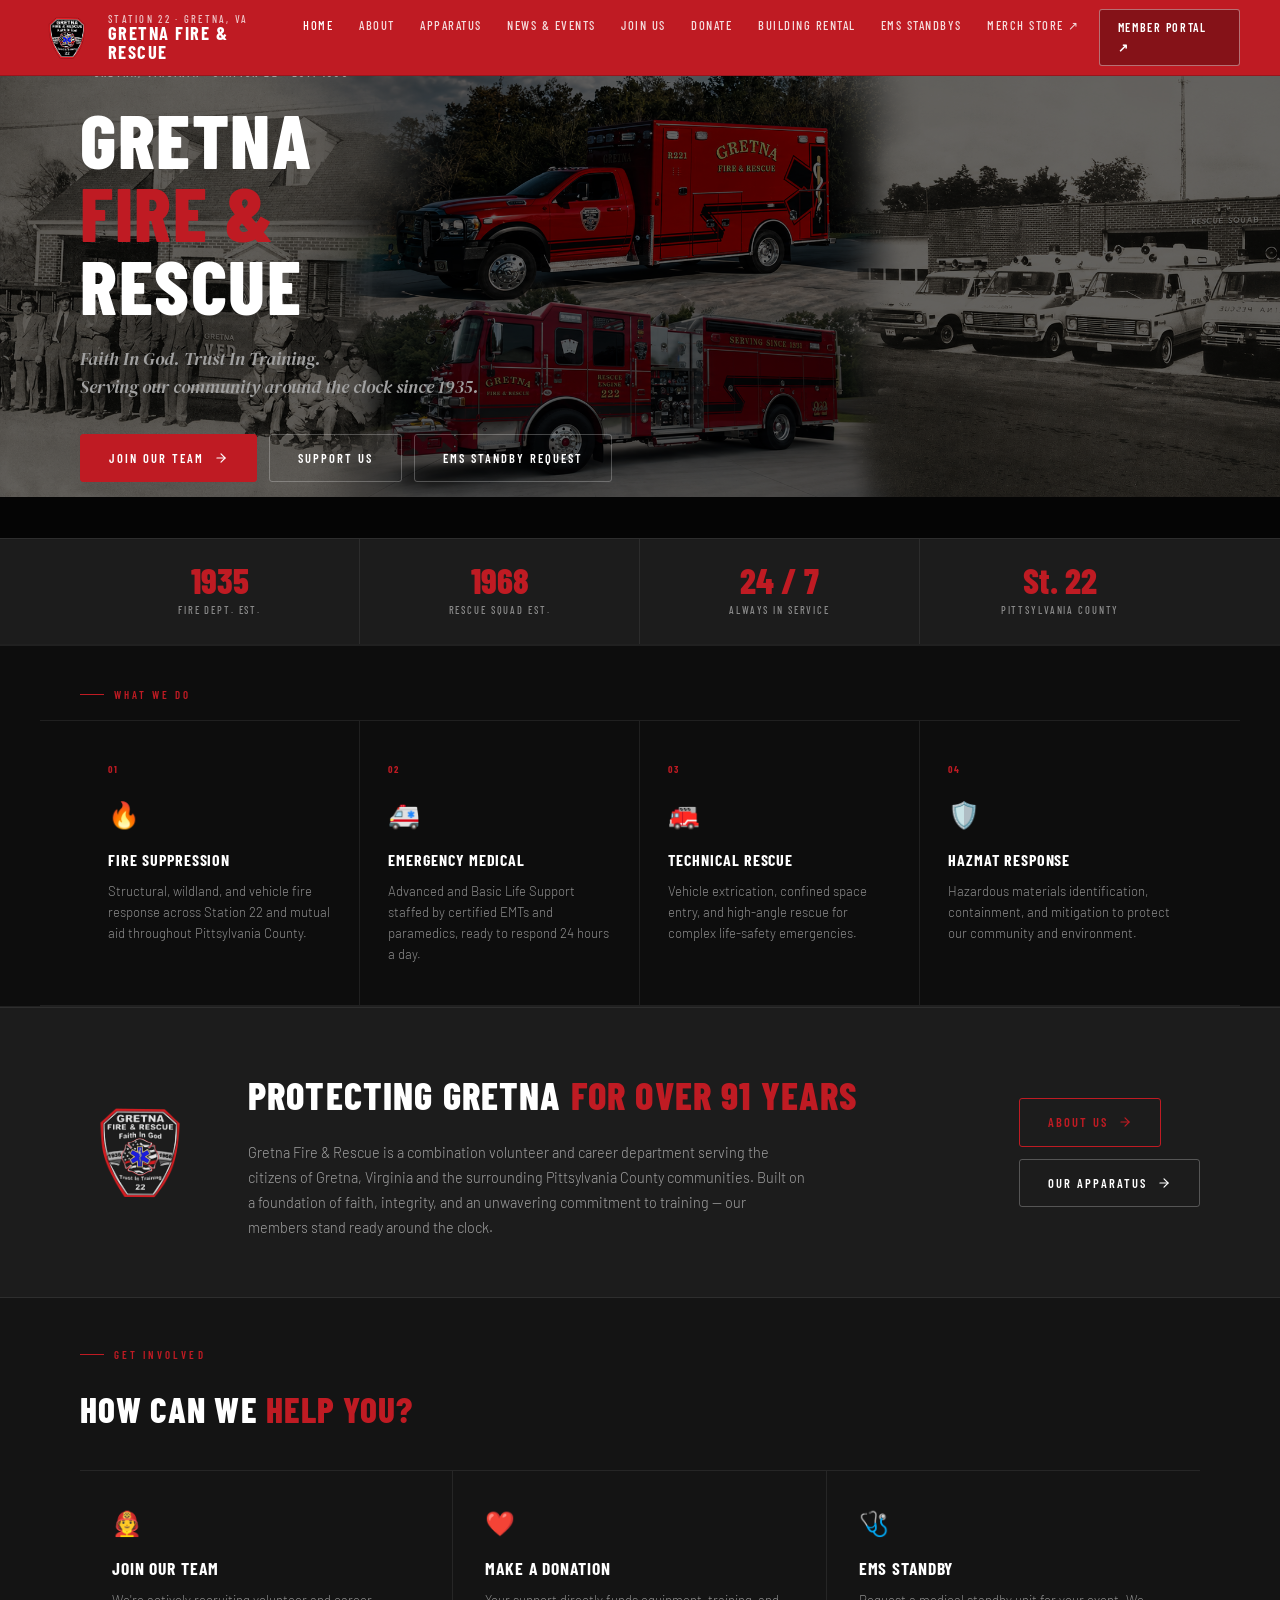
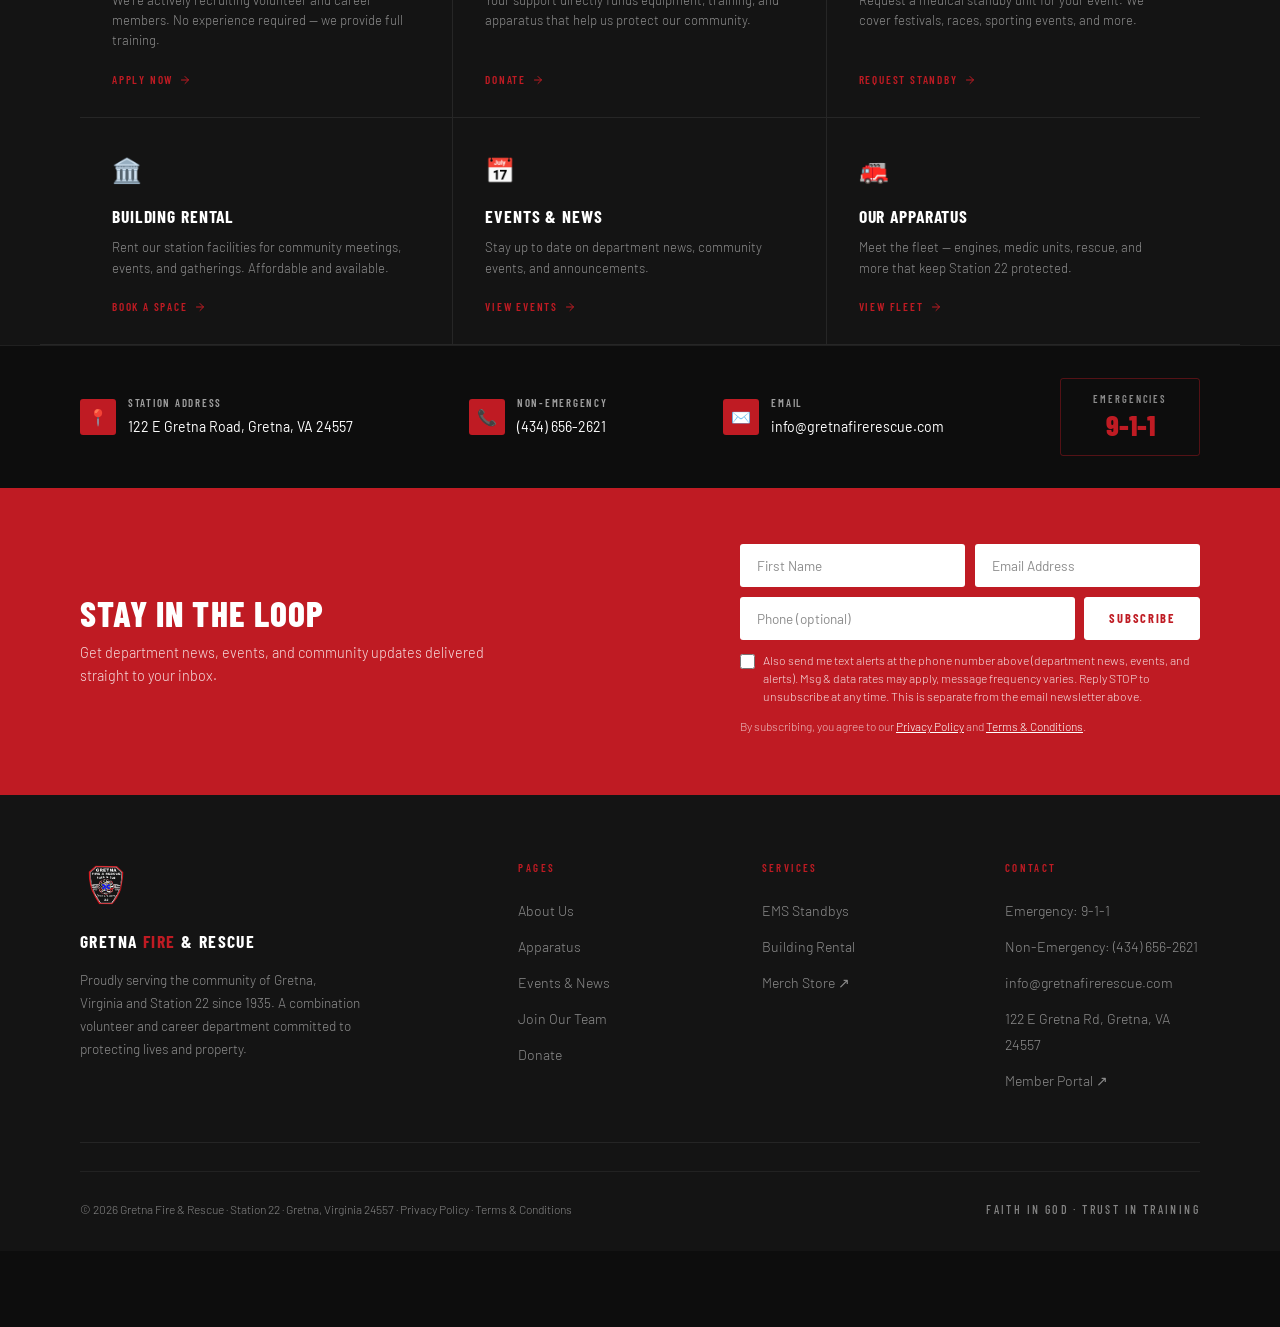
<file: index.html>
<!DOCTYPE html>
<html lang="en">
<head>
  <meta charset="UTF-8">
  <meta name="viewport" content="width=device-width, initial-scale=1.0">
  <meta name="description" content="Gretna Fire & Rescue — Station 22, Gretna, Virginia. Serving our community 24/7 since 1935.">
  <title>Gretna Fire & Rescue | Station 22</title>
  <!-- Open Graph / social share preview -->
  <meta property="og:type" content="website">
  <meta property="og:url" content="https://gretnafirerescue.com/">
  <meta property="og:site_name" content="Gretna Fire & Rescue">
  <meta property="og:title" content="Gretna Fire &amp; Rescue | Station 22">
  <meta property="og:description" content="Gretna Fire &amp; Rescue — Station 22, Gretna, Virginia. Serving our community 24/7 since 1935.">
  <meta property="og:image" content="https://gretnafirerescue.com/images/banner.png">
  <meta property="og:image:width" content="2172">
  <meta property="og:image:height" content="724">
  <meta name="twitter:card" content="summary_large_image">
  <meta name="twitter:title" content="Gretna Fire &amp; Rescue | Station 22">
  <meta name="twitter:description" content="Gretna Fire &amp; Rescue — Station 22, Gretna, Virginia. Serving our community 24/7 since 1935.">
  <meta name="twitter:image" content="https://gretnafirerescue.com/images/banner.png">
  <link rel="icon" type="image/png" href="images/patch.png">
  <link rel="stylesheet" href="css/style.css">
  <style>

    /* ── HERO ── */
    .hero {
      position: relative;
      border-bottom: 1px solid rgba(255,255,255,0.08);
      padding-top: 0;
      margin-top: calc(var(--nav-h) * -1);
      padding-bottom: 0;
      overflow: hidden;
      min-height: 600px;
    }

    .hero-bg {
      position: absolute;
      inset: 0;
      background-position: center;
      background-size: 100% auto;
      background-repeat: no-repeat;
      z-index: 0;
    }

    .hero-bg::after {
      content: '';
      position: absolute;
      inset: 0;
      background: rgba(0, 0, 0, 0.6);
    }

    .hero-inner {
      position: relative;
      z-index: 1;
      display: grid;
      grid-template-columns: 1fr;
      gap: 0;
      align-items: center;
      padding-top: calc(var(--nav-h) + 4rem);
      padding-bottom: 3.5rem;
      max-width: 700px;
    }

    .hero-eyebrow {
      display: inline-flex;
      align-items: center;
      gap: 8px;
      font-family: var(--font-display);
      font-size: 0.7rem;
      font-weight: 600;
      letter-spacing: 0.2em;
      text-transform: uppercase;
      color: var(--ash);
      margin-bottom: 1.25rem;
    }

    .hero-eyebrow-dot {
      width: 6px;
      height: 6px;
      background: var(--red);
      border-radius: 50%;
    }

    .hero-title {
      font-family: var(--font-display);
      font-size: clamp(2.8rem, 6vw, 5.2rem);
      font-weight: 800;
      letter-spacing: 0.02em;
      text-transform: uppercase;
      line-height: 0.95;
      margin-bottom: 1.5rem;
    }

    .hero-title .fire { color: var(--red); }

    .hero-tagline {
      font-family: var(--font-serif);
      font-size: 1.1rem;
      color: var(--ash);
      font-style: italic;
      margin-bottom: 2rem;
      line-height: 1.6;
    }

    .hero-buttons {
      display: flex;
      gap: 0.75rem;
      flex-wrap: wrap;
    }

    /* ── STATS STRIP ── */
    .stats-strip {
      border-top: 1px solid rgba(255,255,255,0.08);
      background: var(--charcoal);
      position: relative;
      z-index: 1;
    }

    .stats-inner {
      display: grid;
      grid-template-columns: repeat(4, 1fr);
      max-width: var(--max-w);
      margin: 0 auto;
      padding: 0 2.5rem;
    }

    .stat {
      padding: 1.5rem 1rem;
      text-align: center;
      border-right: 1px solid rgba(255,255,255,0.07);
    }
    .stat:last-child { border-right: none; }

    .stat-num {
      font-family: var(--font-display);
      font-size: 2.2rem;
      font-weight: 800;
      color: var(--red);
      line-height: 1;
      margin-bottom: 0.25rem;
    }

    .stat-label {
      font-family: var(--font-display);
      font-size: 0.65rem;
      font-weight: 500;
      letter-spacing: 0.18em;
      text-transform: uppercase;
      color: var(--muted);
    }

    /* ── SERVICES ── */
    .services-bg {
      background: var(--black);
      border-top: 1px solid rgba(255,255,255,0.08);
      border-bottom: 1px solid rgba(255,255,255,0.08);
    }

    .services-grid {
      display: grid;
      grid-template-columns: repeat(4, 1fr);
      border-top: 1px solid rgba(255,255,255,0.08);
      border-bottom: 1px solid rgba(255,255,255,0.08);
    }

    .service-item {
      padding: 2.5rem 1.75rem;
      border-right: 1px solid rgba(255,255,255,0.08);
      transition: background 0.2s;
    }
    .service-item:last-child { border-right: none; }
    .service-item:hover { background: rgba(255,255,255,0.03); }

    .service-num {
      font-family: var(--font-display);
      font-size: 0.62rem;
      font-weight: 700;
      letter-spacing: 0.22em;
      color: var(--red);
      margin-bottom: 1rem;
    }

    .service-icon { font-size: 1.6rem; display: block; margin-bottom: 0.75rem; }

    .service-item h3 {
      font-family: var(--font-display);
      font-size: 1rem;
      font-weight: 700;
      letter-spacing: 0.06em;
      text-transform: uppercase;
      color: var(--white);
      margin-bottom: 0.5rem;
    }

    .service-item p {
      font-size: 0.82rem;
      font-weight: 300;
      color: var(--muted);
      line-height: 1.6;
    }

    /* ── CALL STATS ── */
    .call-stats-section {
      background: var(--ink);
      border-bottom: 1px solid rgba(255,255,255,0.08);
      padding: 4rem 0;
    }

    .call-stats-header { margin-bottom: 2.5rem; }

    .call-stats-summary {
      display: flex;
      gap: 3rem;
      margin-bottom: 2.5rem;
      flex-wrap: wrap;
    }

    .call-stat-num {
      font-family: var(--font-display);
      font-size: 3rem;
      font-weight: 800;
      color: var(--red);
      line-height: 1;
      margin-bottom: 0.3rem;
    }

    .call-stat-label {
      font-family: var(--font-display);
      font-size: 0.68rem;
      font-weight: 600;
      letter-spacing: 0.16em;
      text-transform: uppercase;
      color: var(--ash);
    }

    .call-stat-split {
      display: flex;
      gap: 1rem;
      margin-top: 0.6rem;
      font-family: var(--font-display);
      font-size: 0.72rem;
      font-weight: 600;
      letter-spacing: 0.03em;
    }

    .split-fire { color: var(--red); }
    .split-ems { color: #5AAFE0; }

    .call-table-wrap {
      overflow-x: auto;
      border: 1px solid rgba(255,255,255,0.08);
      border-radius: var(--radius);
    }

    .call-table {
      width: 100%;
      border-collapse: collapse;
      font-family: var(--font-body);
    }

    .call-table th {
      font-family: var(--font-display);
      font-size: 0.64rem;
      font-weight: 700;
      letter-spacing: 0.12em;
      text-transform: uppercase;
      color: var(--muted);
      text-align: left;
      padding: 0.8rem 1.25rem;
      border-bottom: 1px solid rgba(255,255,255,0.1);
      background: var(--charcoal);
      white-space: nowrap;
    }

    .call-table th:not(:first-child),
    .call-table td:not(:first-child) { text-align: right; }

    .call-table td {
      padding: 0.65rem 1.25rem;
      font-size: 0.85rem;
      color: var(--ash);
      border-bottom: 1px solid rgba(255,255,255,0.06);
      white-space: nowrap;
    }

    .call-table tr:last-child td { border-bottom: none; }
    .call-table th.is-current,
    .call-table td.is-current { background: rgba(191,27,35,0.08); }

    .call-table td:first-child {
      border-right: 1px solid rgba(255,255,255,0.1);
      background: var(--charcoal);
    }

    .call-table .row-label { font-weight: 700; }
    .call-table .col-fire { color: var(--red); font-weight: 600; font-family: var(--font-display); }
    .call-table .col-ems { color: #5AAFE0; font-weight: 600; font-family: var(--font-display); }
    .call-table .col-total { color: var(--white); font-weight: 700; font-family: var(--font-display); }

    .call-stats-updated {
      font-size: 0.75rem;
      color: var(--muted);
      margin-top: 1.25rem;
    }

    @media (max-width: 600px) {
      .call-table th, .call-table td { padding: 0.6rem 0.85rem; font-size: 0.78rem; }
      .call-stat-split { gap: 0.6rem; flex-wrap: wrap; }
    }

    /* ── MISSION STRIP ── */
    .mission-strip {
      background: var(--charcoal);
      border-top: 1px solid rgba(255,255,255,0.08);
      border-bottom: 1px solid rgba(255,255,255,0.08);
      padding: 3.5rem 0;
    }

    .mission-inner {
      display: grid;
      grid-template-columns: auto 1fr auto;
      gap: 3rem;
      align-items: center;
    }

    .mission-patch {
      width: 120px;
      height: 120px;
      object-fit: contain;
      mix-blend-mode: lighten;
      opacity: 0.9;
    }

    .mission-text h2 {
      font-family: var(--font-display);
      font-size: clamp(1.6rem, 3vw, 2.4rem);
      font-weight: 800;
      letter-spacing: 0.03em;
      text-transform: uppercase;
      margin-bottom: 0.75rem;
    }

    .mission-text h2 span { color: var(--red); }

    .mission-text p {
      font-size: 0.9rem;
      font-weight: 300;
      color: var(--ash);
      line-height: 1.75;
      max-width: 560px;
    }

    .mission-cta {
      display: flex;
      flex-direction: column;
      gap: 0.75rem;
      align-items: flex-start;
      flex-shrink: 0;
    }

    /* ── QUICK LINKS ── */
    .ql-header {
      padding: 3rem 0 2rem;
      border-bottom: 1px solid rgba(255,255,255,0.08);
    }

    .ql-grid {
      display: grid;
      grid-template-columns: repeat(3, 1fr);
      border-bottom: 1px solid rgba(255,255,255,0.08);
    }

    .ql-card {
      display: flex;
      flex-direction: column;
      justify-content: space-between;
      padding: 2rem 2rem 1.75rem;
      border-right: 1px solid rgba(255,255,255,0.08);
      min-height: 200px;
      transition: background 0.2s;
      text-decoration: none;
      color: inherit;
    }

    .ql-card:last-child { border-right: none; }
    .ql-card:nth-child(3) { border-right: none; }
    .ql-card:nth-child(4) { border-top: 1px solid rgba(255,255,255,0.08); }
    .ql-card:nth-child(5) { border-top: 1px solid rgba(255,255,255,0.08); }
    .ql-card:nth-child(6) { border-top: 1px solid rgba(255,255,255,0.08); border-right: none; }
    .ql-card:hover { background: rgba(255,255,255,0.03); }

    .ql-card-icon { font-size: 1.5rem; display: block; margin-bottom: 0.75rem; }

    .ql-card h3 {
      font-family: var(--font-display);
      font-size: 1.1rem;
      font-weight: 700;
      letter-spacing: 0.05em;
      text-transform: uppercase;
      margin-bottom: 0.4rem;
    }

    .ql-card p {
      font-size: 0.82rem;
      font-weight: 300;
      color: var(--muted);
      line-height: 1.55;
      margin-bottom: 1.25rem;
    }

    .ql-link {
      display: inline-flex;
      align-items: center;
      gap: 6px;
      font-family: var(--font-display);
      font-size: 0.7rem;
      font-weight: 600;
      letter-spacing: 0.16em;
      text-transform: uppercase;
      color: var(--red);
      transition: gap 0.2s;
    }

    .ql-card:hover .ql-link { gap: 10px; }

    .ql-link svg {
      width: 12px; height: 12px;
      stroke: currentColor; fill: none;
      stroke-width: 2; stroke-linecap: round; stroke-linejoin: round;
    }

    /* ── CONTACT BAR ── */
    .contact-bar {
      background: var(--black);
      border-top: 1px solid rgba(255,255,255,0.08);
      padding: 2rem 0;
    }

    .contact-bar-inner {
      display: flex;
      align-items: center;
      justify-content: space-between;
      gap: 2rem;
    }

    .contact-item {
      display: flex;
      align-items: center;
      gap: 0.75rem;
    }

    .contact-item-icon {
      width: 36px;
      height: 36px;
      background: var(--red);
      border-radius: 3px;
      display: flex;
      align-items: center;
      justify-content: center;
      font-size: 1rem;
      flex-shrink: 0;
    }

    .contact-item-text strong {
      display: block;
      font-family: var(--font-display);
      font-size: 0.68rem;
      font-weight: 600;
      letter-spacing: 0.16em;
      text-transform: uppercase;
      color: var(--ash);
      margin-bottom: 1px;
    }

    .contact-item-text span {
      font-size: 0.88rem;
      font-weight: 400;
      color: var(--white);
    }

    .contact-bar-emergency {
      text-align: center;
      padding: 0.75rem 2rem;
      border: 1px solid rgba(191,27,35,0.4);
      border-radius: 3px;
      flex-shrink: 0;
    }

    .contact-bar-emergency p {
      font-family: var(--font-display);
      font-size: 0.65rem;
      font-weight: 600;
      letter-spacing: 0.18em;
      text-transform: uppercase;
      color: var(--muted);
      margin-bottom: 2px;
    }

    .contact-bar-emergency span {
      font-family: var(--font-display);
      font-size: 1.8rem;
      font-weight: 800;
      color: var(--red);
      line-height: 1;
    }

    /* ── NEWSLETTER ── */
    .newsletter-section {
      background: var(--red);
      padding: 3.5rem 0;
    }

    .newsletter-inner {
      display: grid;
      grid-template-columns: 1fr auto;
      gap: 3rem;
      align-items: center;
    }

    .newsletter-text h2 {
      font-family: var(--font-display);
      font-size: clamp(1.6rem, 3vw, 2.2rem);
      font-weight: 800;
      letter-spacing: 0.03em;
      text-transform: uppercase;
      color: var(--white);
      line-height: 1.1;
      margin-bottom: 0.5rem;
    }

    .newsletter-text p {
      font-size: 0.9rem;
      font-weight: 300;
      color: rgba(255,255,255,0.85);
      max-width: 420px;
      line-height: 1.6;
    }

    .newsletter-form { flex-shrink: 0; width: 100%; max-width: 460px; }

    .newsletter-fields {
      display: flex;
      gap: 0.6rem;
      flex-wrap: wrap;
    }

    .newsletter-input {
      font-family: var(--font-body);
      font-size: 0.85rem;
      padding: 12px 16px;
      border-radius: var(--radius);
      border: 1.5px solid transparent;
      background: var(--white);
      color: var(--ink);
      flex: 1 1 150px;
      min-width: 0;
    }

    .newsletter-input::placeholder { color: var(--muted); }
    .newsletter-input:focus { outline: none; border-color: var(--ink); }

    .newsletter-submit {
      font-family: var(--font-display);
      font-size: 0.78rem;
      font-weight: 700;
      letter-spacing: 0.14em;
      text-transform: uppercase;
      padding: 12px 24px;
      border-radius: var(--radius);
      border: 1.5px solid var(--white);
      background: var(--white);
      color: var(--red);
      cursor: pointer;
      transition: all 0.2s var(--ease);
      white-space: nowrap;
      flex-shrink: 0;
    }

    .newsletter-submit:hover { background: var(--off-white); }
    .newsletter-submit:disabled { opacity: 0.6; cursor: default; }

    .newsletter-form .cf-turnstile { margin-top: 0.75rem; }

    .newsletter-msg {
      font-size: 0.82rem;
      font-weight: 500;
      margin-top: 0.75rem;
      color: var(--white);
    }
    .newsletter-msg.is-error { color: #2b0a0a; background: rgba(0,0,0,0.15); padding: 8px 12px; border-radius: var(--radius); }
    .newsletter-msg.is-success { color: var(--white); }

    .newsletter-sms {
      display: flex;
      align-items: flex-start;
      gap: 8px;
      margin-top: 0.7rem;
      cursor: pointer;
    }
    .newsletter-sms input[type="checkbox"] {
      margin-top: 3px;
      flex-shrink: 0;
      width: 15px;
      height: 15px;
      accent-color: var(--ink);
    }
    .newsletter-sms span {
      font-size: 0.76rem;
      font-weight: 300;
      line-height: 1.5;
      color: rgba(255,255,255,0.85);
    }

    .newsletter-legal {
      font-size: 0.74rem;
      font-weight: 300;
      color: rgba(255,255,255,0.7);
      margin-top: 0.65rem;
    }
    .newsletter-legal button {
      background: none;
      border: none;
      padding: 0;
      font: inherit;
      color: var(--white);
      text-decoration: underline;
      cursor: pointer;
    }
    .newsletter-legal button:hover { color: rgba(255,255,255,0.8); }

    /* ── LEGAL MODAL ── */
    .legal-modal-overlay {
      display: none;
      position: fixed;
      inset: 0;
      background: rgba(10,10,10,0.75);
      z-index: 1000;
      align-items: center;
      justify-content: center;
      padding: 24px;
    }
    .legal-modal-overlay.is-open { display: flex; }

    .legal-modal {
      background: var(--black);
      border: 1px solid rgba(255,255,255,0.1);
      border-radius: var(--radius);
      max-width: 640px;
      width: 100%;
      max-height: 82vh;
      display: flex;
      flex-direction: column;
      overflow: hidden;
    }

    .legal-modal-head {
      display: flex;
      align-items: center;
      justify-content: space-between;
      padding: 1.25rem 1.5rem;
      border-bottom: 1px solid rgba(255,255,255,0.08);
      flex-shrink: 0;
    }
    .legal-modal-head h3 {
      font-family: var(--font-display);
      font-size: 1rem;
      font-weight: 700;
      letter-spacing: 0.06em;
      text-transform: uppercase;
      color: var(--white);
    }
    .legal-modal-close {
      background: none;
      border: none;
      color: var(--muted);
      font-size: 1.4rem;
      line-height: 1;
      cursor: pointer;
      padding: 4px 8px;
    }
    .legal-modal-close:hover { color: var(--white); }

    .legal-modal-body {
      padding: 1.5rem;
      overflow-y: auto;
      color: var(--ash);
      font-size: 0.86rem;
      font-weight: 300;
      line-height: 1.75;
    }
    .legal-modal-body h4 {
      font-family: var(--font-display);
      font-size: 0.92rem;
      font-weight: 700;
      letter-spacing: 0.02em;
      text-transform: uppercase;
      color: var(--white);
      margin: 1.4rem 0 0.6rem;
    }
    .legal-modal-body h4:first-child { margin-top: 0; }
    .legal-modal-body p { margin-bottom: 0.9rem; }
    .legal-modal-body ul { list-style: none; margin-bottom: 0.9rem; display: flex; flex-direction: column; gap: 0.4rem; }
    .legal-modal-body ul li { padding-left: 1.1rem; position: relative; }
    .legal-modal-body ul li::before { content: '›'; position: absolute; left: 0; color: var(--red); font-weight: 700; }
    .legal-modal-body strong { color: var(--white); font-weight: 600; }
    .legal-modal-body a { color: var(--red); text-decoration: underline; }
    .legal-modal-body a:hover { color: var(--white); }

    .legal-modal-foot {
      padding: 1rem 1.5rem;
      border-top: 1px solid rgba(255,255,255,0.08);
      flex-shrink: 0;
      text-align: right;
    }
    .legal-modal-foot a {
      font-family: var(--font-display);
      font-size: 0.72rem;
      font-weight: 600;
      letter-spacing: 0.1em;
      text-transform: uppercase;
      color: var(--red);
    }
    .legal-modal-foot a:hover { color: var(--white); }

    /* RESPONSIVE */
    @media (max-width: 960px) {
      .stats-inner { grid-template-columns: repeat(2, 1fr); }
      .services-grid { grid-template-columns: repeat(2, 1fr); }
      .service-item:nth-child(2) { border-right: none; }
      .service-item:nth-child(3) { border-top: 1px solid rgba(255,255,255,0.08); }
      .mission-inner { grid-template-columns: 1fr; text-align: center; }
      .mission-patch { display: none; }
      .mission-cta { align-items: center; }
      .ql-grid { grid-template-columns: 1fr 1fr; }
      .contact-bar-inner { flex-wrap: wrap; justify-content: center; }
      .newsletter-inner { grid-template-columns: 1fr; text-align: center; }
      .newsletter-text p { margin: 0 auto; }
      .newsletter-fields { justify-content: center; }
    }

    @media (max-width: 600px) {
      .ql-grid { grid-template-columns: 1fr; }
      .ql-card { border-right: none !important; border-top: 1px solid rgba(255,255,255,0.08); }
      .ql-card:first-child { border-top: none; }
      .services-grid { grid-template-columns: 1fr; }
      .service-item { border-right: none; border-top: 1px solid rgba(255,255,255,0.08); }
      .service-item:first-child { border-top: none; }
      .newsletter-fields { flex-direction: column; }
      .newsletter-submit { width: 100%; }
    }

  </style>
</head>
<body>

  <!-- NAV -->
  <nav class="nav scrolled">
    <a href="index.html" class="nav-brand">
      <img src="images/patch.png" alt="GFR Patch" class="nav-patch">
      <div class="nav-wordmark">
        <span class="nav-wordmark-top">Station 22 · Gretna, VA</span>
        <span class="nav-wordmark-main">Gretna <em>Fire</em> & Rescue</span>
      </div>
    </a>

    <ul class="nav-links">
      <li><a href="index.html">Home</a></li>
      <li><a href="about.html">About</a></li>
      <li><a href="apparatus.html">Apparatus</a></li>
      <li><a href="events.html">News & Events</a></li>
      <li><a href="recruitment.html">Join Us</a></li>
      <li><a href="donations.html">Donate</a></li>
      <li><a href="rental.html">Building Rental</a></li>
      <li><a href="standby.html">EMS Standbys</a></li>
      <li><a href="https://portal.gretnafirerescue.com/store.php" target="_blank" rel="noopener">Merch Store ↗</a></li>
    </ul>

    <a href="https://portal.gretnafirerescue.com" class="nav-portal" target="_blank" rel="noopener">Member Portal ↗</a>

    <button class="hamburger" id="hamburger" aria-label="Open menu" aria-expanded="false">
      <span></span><span></span><span></span>
    </button>
  </nav>

  <!-- MOBILE NAV -->
  <nav class="mobile-nav" id="mobileNav">
    <a href="index.html">Home</a>
    <a href="about.html">About</a>
    <a href="apparatus.html">Apparatus</a>
    <a href="events.html">News & Events</a>
    <a href="recruitment.html">Join Us</a>
    <a href="donations.html">Donate</a>
    <a href="rental.html">Building Rental</a>
    <a href="standby.html">EMS Standbys</a>
    <a href="https://portal.gretnafirerescue.com/store.php" target="_blank">Merch Store ↗</a>
    <a href="https://portal.gretnafirerescue.com" target="_blank">Member Portal ↗</a>
  </nav>

  <!-- HERO -->
  <section class="hero">
    <div class="hero-bg" style="background-image: url('images/banner.png');"></div>
    <div class="container">
      <div class="hero-inner">
        <div class="hero-eyebrow">
          <span class="hero-eyebrow-dot"></span>
          Gretna, Virginia · Station 22 · Est. 1935
        </div>
        <h1 class="hero-title">
          Gretna<br>
          <span class="fire">Fire &</span><br>
          Rescue
        </h1>
        <p class="hero-tagline">Faith In God. Trust In Training.<br>Serving our community around the clock since 1935.</p>
        <div class="hero-buttons">
          <a href="recruitment.html" class="btn btn-red">
            Join Our Team
            <svg viewBox="0 0 24 24"><line x1="5" y1="12" x2="19" y2="12"/><polyline points="12 5 19 12 12 19"/></svg>
          </a>
          <a href="donations.html" class="btn btn-ghost">Support Us</a>
          <a href="standby.html" class="btn btn-ghost">EMS Standby Request</a>
        </div>
      </div>
    </div>

    <!-- STATS STRIP -->
    <div class="stats-strip">
      <div class="stats-inner">
        <div class="stat">
          <div class="stat-num">1935</div>
          <div class="stat-label">Fire Dept. Est.</div>
        </div>
        <div class="stat">
          <div class="stat-num">1968</div>
          <div class="stat-label">Rescue Squad Est.</div>
        </div>
        <div class="stat">
          <div class="stat-num">24 / 7</div>
          <div class="stat-label">Always In Service</div>
        </div>
        <div class="stat">
          <div class="stat-num">St. 22</div>
          <div class="stat-label">Pittsylvania County</div>
        </div>
      </div>
    </div>
  </section>

  <!-- SERVICES -->
  <div class="services-bg">
    <div class="container">
      <div style="padding: 2.5rem 0 0;">
        <span class="label">What We Do</span>
      </div>
    </div>
    <div class="services-grid" style="max-width: var(--max-w); margin: 0 auto; padding: 0 2.5rem;">
      <div class="service-item">
        <div class="service-num">01</div>
        <span class="service-icon">🔥</span>
        <h3>Fire Suppression</h3>
        <p>Structural, wildland, and vehicle fire response across Station 22 and mutual aid throughout Pittsylvania County.</p>
      </div>
      <div class="service-item">
        <div class="service-num">02</div>
        <span class="service-icon">🚑</span>
        <h3>Emergency Medical</h3>
        <p>Advanced and Basic Life Support staffed by certified EMTs and paramedics, ready to respond 24 hours a day.</p>
      </div>
      <div class="service-item">
        <div class="service-num">03</div>
        <span class="service-icon">🚒</span>
        <h3>Technical Rescue</h3>
        <p>Vehicle extrication, confined space entry, and high-angle rescue for complex life-safety emergencies.</p>
      </div>
      <div class="service-item">
        <div class="service-num">04</div>
        <span class="service-icon">🛡️</span>
        <h3>Hazmat Response</h3>
        <p>Hazardous materials identification, containment, and mitigation to protect our community and environment.</p>
      </div>
    </div>
  </div>

  <!-- CALL STATS -->
  <div class="call-stats-section" id="callStatsSection" style="display:none;">
    <div class="container">
      <div class="call-stats-header">
        <span class="label">Department Activity</span>
        <h2 class="h2">Answering The <span class="accent">Call</span></h2>
      </div>
      <div class="call-stats-summary">
        <div class="call-stat">
          <div class="call-stat-num" id="csMonth">—</div>
          <div class="call-stat-label" id="csMonthLabel">This Month</div>
          <div class="call-stat-split">
            <span class="split-fire">🔥 <span id="csMonthFire">—</span> Fire</span>
            <span class="split-ems">🚑 <span id="csMonthEMS">—</span> EMS</span>
          </div>
        </div>
        <div class="call-stat">
          <div class="call-stat-num" id="csYTD">—</div>
          <div class="call-stat-label" id="csYTDLabel">Year to Date</div>
          <div class="call-stat-split">
            <span class="split-fire">🔥 <span id="csYTDFire">—</span> Fire</span>
            <span class="split-ems">🚑 <span id="csYTDEMS">—</span> EMS</span>
          </div>
        </div>
      </div>
      <div class="call-table-wrap">
        <table class="call-table">
          <thead>
            <tr id="callTableHead"><th></th></tr>
          </thead>
          <tbody id="callTableBody"></tbody>
        </table>
      </div>
      <p class="call-stats-updated" id="csUpdated"></p>
    </div>
  </div>

  <!-- MISSION STRIP -->
  <div class="mission-strip">
    <div class="container">
      <div class="mission-inner">
        <img src="images/patch.png" alt="GFR Patch" class="mission-patch">
        <div class="mission-text">
          <h2>Protecting Gretna <span>For Over <span data-years-since="1935">91</span> Years</span></h2>
          <p>Gretna Fire & Rescue is a combination volunteer and career department serving the citizens of Gretna, Virginia and the surrounding Pittsylvania County communities. Built on a foundation of faith, integrity, and an unwavering commitment to training — our members stand ready around the clock.</p>
        </div>
        <div class="mission-cta">
          <a href="about.html" class="btn btn-ghost-red">
            About Us
            <svg viewBox="0 0 24 24"><line x1="5" y1="12" x2="19" y2="12"/><polyline points="12 5 19 12 12 19"/></svg>
          </a>
          <a href="apparatus.html" class="btn btn-ghost">
            Our Apparatus
            <svg viewBox="0 0 24 24"><line x1="5" y1="12" x2="19" y2="12"/><polyline points="12 5 19 12 12 19"/></svg>
          </a>
        </div>
      </div>
    </div>
  </div>

  <!-- QUICK LINKS -->
  <div style="background: var(--ink);">
    <div class="container">
      <div class="ql-header">
        <span class="label">Get Involved</span>
        <h2 style="font-family: var(--font-display); font-size: clamp(1.5rem, 3vw, 2.2rem); font-weight: 800; text-transform: uppercase; letter-spacing: 0.03em;">How Can We <span style="color: var(--red);">Help You?</span></h2>
      </div>
    </div>
    <div class="ql-grid" style="max-width: var(--max-w); margin: 0 auto; padding: 0 2.5rem;">
      <a href="recruitment.html" class="ql-card">
        <div>
          <span class="ql-card-icon">🧑‍🚒</span>
          <h3>Join Our Team</h3>
          <p>We're actively recruiting volunteer and career members. No experience required — we provide full training.</p>
        </div>
        <span class="ql-link">Apply Now <svg viewBox="0 0 24 24"><line x1="5" y1="12" x2="19" y2="12"/><polyline points="12 5 19 12 12 19"/></svg></span>
      </a>
      <a href="donations.html" class="ql-card">
        <div>
          <span class="ql-card-icon">❤️</span>
          <h3>Make a Donation</h3>
          <p>Your support directly funds equipment, training, and apparatus that help us protect our community.</p>
        </div>
        <span class="ql-link">Donate <svg viewBox="0 0 24 24"><line x1="5" y1="12" x2="19" y2="12"/><polyline points="12 5 19 12 12 19"/></svg></span>
      </a>
      <a href="standby.html" class="ql-card">
        <div>
          <span class="ql-card-icon">🩺</span>
          <h3>EMS Standby</h3>
          <p>Request a medical standby unit for your event. We cover festivals, races, sporting events, and more.</p>
        </div>
        <span class="ql-link">Request Standby <svg viewBox="0 0 24 24"><line x1="5" y1="12" x2="19" y2="12"/><polyline points="12 5 19 12 12 19"/></svg></span>
      </a>
      <a href="rental.html" class="ql-card">
        <div>
          <span class="ql-card-icon">🏛️</span>
          <h3>Building Rental</h3>
          <p>Rent our station facilities for community meetings, events, and gatherings. Affordable and available.</p>
        </div>
        <span class="ql-link">Book a Space <svg viewBox="0 0 24 24"><line x1="5" y1="12" x2="19" y2="12"/><polyline points="12 5 19 12 12 19"/></svg></span>
      </a>
      <a href="events.html" class="ql-card">
        <div>
          <span class="ql-card-icon">📅</span>
          <h3>Events & News</h3>
          <p>Stay up to date on department news, community events, and announcements.</p>
        </div>
        <span class="ql-link">View Events <svg viewBox="0 0 24 24"><line x1="5" y1="12" x2="19" y2="12"/><polyline points="12 5 19 12 12 19"/></svg></span>
      </a>
      <a href="apparatus.html" class="ql-card">
        <div>
          <span class="ql-card-icon">🚒</span>
          <h3>Our Apparatus</h3>
          <p>Meet the fleet — engines, medic units, rescue, and more that keep Station 22 protected.</p>
        </div>
        <span class="ql-link">View Fleet <svg viewBox="0 0 24 24"><line x1="5" y1="12" x2="19" y2="12"/><polyline points="12 5 19 12 12 19"/></svg></span>
      </a>
    </div>
  </div>

  <!-- CONTACT BAR -->
  <div class="contact-bar">
    <div class="container">
      <div class="contact-bar-inner">
        <div class="contact-item">
          <div class="contact-item-icon">📍</div>
          <div class="contact-item-text">
            <strong>Station Address</strong>
            <span>122 E Gretna Road, Gretna, VA 24557</span>
          </div>
        </div>
        <div class="contact-item">
          <div class="contact-item-icon">📞</div>
          <div class="contact-item-text">
            <strong>Non-Emergency</strong>
            <span>(434) 656-2621</span>
          </div>
        </div>
        <div class="contact-item">
          <div class="contact-item-icon">✉️</div>
          <div class="contact-item-text">
            <strong>Email</strong>
            <span>info@gretnafirerescue.com</span>
          </div>
        </div>
        <div class="contact-bar-emergency">
          <p>Emergencies</p>
          <span>9-1-1</span>
        </div>
      </div>
    </div>
  </div>

  <!-- NEWSLETTER -->
  <div class="newsletter-section">
    <div class="container">
      <div class="newsletter-inner">
        <div class="newsletter-text">
          <h2>Stay In The Loop</h2>
          <p>Get department news, events, and community updates delivered straight to your inbox.</p>
        </div>
        <form class="newsletter-form" id="newsletterForm">
          <input type="hidden" name="source" value="website_home">
          <input type="hidden" name="ajax" value="1">
          <div class="newsletter-fields">
            <input type="text" name="first_name" placeholder="First Name" class="newsletter-input">
            <input type="email" name="email" placeholder="Email Address" required class="newsletter-input">
            <input type="tel" name="phone" placeholder="Phone (optional)" class="newsletter-input">
            <button type="submit" class="newsletter-submit">Subscribe</button>
          </div>
          <label class="newsletter-sms">
            <input type="checkbox" name="sms_opt_in" value="1">
            <span>Also send me text alerts at the phone number above (department news, events, and alerts). Msg &amp; data rates may apply, message frequency varies. Reply STOP to unsubscribe at any time. This is separate from the email newsletter above.</span>
          </label>
          <div class="cf-turnstile" data-sitekey="0x4AAAAAAEOfEca8ULnBfgIe" data-action="newsletter_signup"></div>
          <p class="newsletter-legal">By subscribing, you agree to our <button type="button" data-legal-open="privacy">Privacy Policy</button> and <button type="button" data-legal-open="terms">Terms &amp; Conditions</button>.</p>
          <p class="newsletter-msg" id="newsletterMsg" style="display:none;"></p>
        </form>
      </div>
    </div>
  </div>

  <!-- LEGAL MODALS -->
  <div class="legal-modal-overlay" id="legalModalOverlay">
    <div class="legal-modal" role="dialog" aria-modal="true">
      <div class="legal-modal-head">
        <h3 id="legalModalTitle">Privacy Policy</h3>
        <button type="button" class="legal-modal-close" id="legalModalClose" aria-label="Close">&times;</button>
      </div>
      <div class="legal-modal-body" id="legalModalBody">

        <div data-legal-panel="privacy">
          <h4>Overview</h4>
          <p>Gretna Fire & Rescue ("GFR," "we," "us," or "our") respects your privacy. This policy explains what information we collect through our newsletter and text alert signup, how we use it, and your choices.</p>

          <h4>Information We Collect</h4>
          <ul>
            <li>Your first and last name (optional)</li>
            <li>Your email address (required for the newsletter)</li>
            <li>Your mobile phone number (only if you opt in to text alerts)</li>
          </ul>

          <h4>How We Use It</h4>
          <ul>
            <li>Send our email newsletter, if you subscribed</li>
            <li>Send SMS/text alerts, <strong>only</strong> if you separately checked the text alert box</li>
            <li>Confirm your subscription via a double opt-in email</li>
          </ul>
          <p>We never sell or rent your name, email, or phone number to third parties.</p>

          <h4>Text Message (SMS) Program</h4>
          <p>Consent to receive texts is <strong>separate</strong> from consent to receive our email newsletter — checking one box does not opt you into the other. If you opt in to texts: message frequency varies, message and data rates may apply, reply <strong>STOP</strong> at any time to opt out, and consent is never a condition of any purchase or service.</p>

          <h4>Cookies & Tracking</h4>
          <p>Our public website does not use tracking cookies or third-party analytics.</p>

          <h4>Your Choices</h4>
          <p>Unsubscribe from email via the link in any newsletter, or from texts by replying STOP. To request deletion of your information, email <a href="mailto:info@gretnafirerescue.com">info@gretnafirerescue.com</a>.</p>
        </div>

        <div data-legal-panel="terms" style="display:none;">
          <p><strong>This website, our newsletter, and our text alert program are not monitored for emergencies. Always call 9-1-1 for emergencies.</strong></p>

          <h4>Acceptance of Terms</h4>
          <p>By signing up for our email newsletter or text alert program, you agree to these terms.</p>

          <h4>Newsletter & Text Message (SMS) Program</h4>
          <p><strong>Email Newsletter:</strong> double opt-in via confirmation email; unsubscribe anytime via the link in any email.</p>
          <p><strong>SMS/Text Alerts:</strong> a separate, optional program requiring its own opt-in. By opting in, you agree:</p>
          <ul>
            <li>You'll receive recurring, automated texts about department news, events, and alerts</li>
            <li>Message frequency varies; message and data rates may apply</li>
            <li>Text <strong>STOP</strong> at any time to cancel, or <strong>HELP</strong> for help</li>
            <li>Consent is not required as a condition of any purchase or service</li>
            <li>Not all carriers are supported; carriers aren't liable for delayed/undelivered messages</li>
          </ul>

          <h4>Limitation of Liability & Governing Law</h4>
          <p>The website and our communications are provided "as is." These terms are governed by the laws of the Commonwealth of Virginia.</p>

          <h4>Contact Us</h4>
          <p><a href="mailto:info@gretnafirerescue.com">info@gretnafirerescue.com</a> &bull; <a href="tel:4346562621">(434) 656-2621</a></p>
        </div>

      </div>
      <div class="legal-modal-foot">
        <a href="privacy.html" id="legalModalFullLink" target="_blank" rel="noopener">View Full Policy ↗</a>
      </div>
    </div>
  </div>

  <!-- FOOTER -->
  <footer class="footer">
    <div class="container">
      <div class="footer-grid">
        <div class="footer-brand">
          <img src="images/patch.png" alt="Gretna Fire & Rescue" class="footer-brand-patch">
          <div class="footer-brand-name">Gretna <em>Fire</em> & Rescue</div>
          <p>Proudly serving the community of Gretna, Virginia and Station 22 since 1935. A combination volunteer and career department committed to protecting lives and property.</p>
        </div>
        <div class="footer-col">
          <h4>Pages</h4>
          <ul>
            <li><a href="about.html">About Us</a></li>
            <li><a href="apparatus.html">Apparatus</a></li>
            <li><a href="events.html">Events & News</a></li>
            <li><a href="recruitment.html">Join Our Team</a></li>
            <li><a href="donations.html">Donate</a></li>
          </ul>
        </div>
        <div class="footer-col">
          <h4>Services</h4>
          <ul>
            <li><a href="standby.html">EMS Standbys</a></li>
            <li><a href="rental.html">Building Rental</a></li>
            <li><a href="https://portal.gretnafirerescue.com/store.php" target="_blank" rel="noopener">Merch Store ↗</a></li>
          </ul>
        </div>
        <div class="footer-col">
          <h4>Contact</h4>
          <ul>
            <li><a href="tel:911">Emergency: 9-1-1</a></li>
            <li><a href="tel:4346562621">Non-Emergency: (434) 656-2621</a></li>
            <li><a href="mailto:info@gretnafirerescue.com">info@gretnafirerescue.com</a></li>
            <li><a href="https://maps.google.com/?q=122+East+Gretna+Road,+Gretna,+VA+24557" target="_blank" rel="noopener">122 E Gretna Rd, Gretna, VA 24557</a></li>
            <li><a href="https://portal.gretnafirerescue.com" target="_blank" rel="noopener">Member Portal ↗</a></li>
          </ul>
        </div>
      </div>
      <div class="divider"></div>
      <div class="footer-bottom" style="margin-top: 1.75rem;">
        <p>© 2026 Gretna Fire & Rescue · Station 22 · Gretna, Virginia 24557 · <a href="privacy.html">Privacy Policy</a> · <a href="terms.html">Terms & Conditions</a></p>
        <p class="footer-motto">Faith In God · Trust In Training</p>
      </div>
    </div>
  </footer>

  <script src="js/main.js"></script>
  <script src="js/content.js"></script>
  <script src="https://challenges.cloudflare.com/turnstile/v0/api.js" async defer></script>
  <script>
    (function () {
      const form = document.getElementById('newsletterForm');
      if (!form) return;
      const msgEl = document.getElementById('newsletterMsg');
      const submitBtn = form.querySelector('.newsletter-submit');

      function showMsg(text, isError) {
        msgEl.textContent = text;
        msgEl.style.display = 'block';
        msgEl.classList.toggle('is-error', !!isError);
        msgEl.classList.toggle('is-success', !isError);
      }

      form.addEventListener('submit', function (e) {
        e.preventDefault();
        submitBtn.disabled = true;
        showMsg('Submitting…', false);

        fetch('https://portal.gretnafirerescue.com/newsletter_signup.php', {
          method: 'POST',
          body: new FormData(form)
        })
          .then(res => res.json())
          .then(data => {
            showMsg(data.message || (data.success ? 'Thanks for signing up!' : 'Something went wrong — please try again.'), !data.success);
            if (data.success) form.reset();
          })
          .catch(() => showMsg('Something went wrong — please try again.', true))
          .finally(() => {
            submitBtn.disabled = false;
            if (window.turnstile) window.turnstile.reset();
          });
      });
    })();
  </script>

  <script>
    (function () {
      const overlay = document.getElementById('legalModalOverlay');
      if (!overlay) return;
      const titleEl = document.getElementById('legalModalTitle');
      const fullLink = document.getElementById('legalModalFullLink');
      const panels = overlay.querySelectorAll('[data-legal-panel]');
      const titles = { privacy: 'Privacy Policy', terms: 'Terms & Conditions' };
      const pages = { privacy: 'privacy.html', terms: 'terms.html' };

      function openModal(which) {
        panels.forEach(p => { p.style.display = (p.dataset.legalPanel === which) ? '' : 'none'; });
        titleEl.textContent = titles[which] || 'Privacy Policy';
        fullLink.href = pages[which] || 'privacy.html';
        overlay.classList.add('is-open');
        document.body.style.overflow = 'hidden';
      }

      function closeModal() {
        overlay.classList.remove('is-open');
        document.body.style.overflow = '';
      }

      document.querySelectorAll('[data-legal-open]').forEach(function (btn) {
        btn.addEventListener('click', function () { openModal(btn.dataset.legalOpen); });
      });

      document.getElementById('legalModalClose').addEventListener('click', closeModal);
      overlay.addEventListener('click', function (e) { if (e.target === overlay) closeModal(); });
      document.addEventListener('keydown', function (e) { if (e.key === 'Escape') closeModal(); });
    })();
  </script>

  <script>
    // Live call-stats widget. Only ever reads aggregate fields (month/ytd/
    // monthly totals) from this API — it also returns per-member leaderboard
    // data (fire_runners/ems_runners) that must never be shown publicly, so
    // those fields are intentionally left untouched here.
    (function () {
      const section = document.getElementById('callStatsSection');
      if (!section) return;

      fetch('https://portal.gretnafirerescue.com/api_call_counts.php')
        .then(res => res.json())
        .then(data => {
          if (data.status !== 'ok') return;

          document.getElementById('csMonth').textContent = data.month.total.toLocaleString();
          document.getElementById('csMonthLabel').textContent = data.month_label;
          document.getElementById('csMonthFire').textContent = data.month.fire.toLocaleString();
          document.getElementById('csMonthEMS').textContent = data.month.ems.toLocaleString();
          document.getElementById('csYTD').textContent = data.ytd.total.toLocaleString();
          document.getElementById('csYTDLabel').textContent = data.year + ' Year to Date';
          document.getElementById('csYTDFire').textContent = data.ytd.fire.toLocaleString();
          document.getElementById('csYTDEMS').textContent = data.ytd.ems.toLocaleString();

          const months = data.monthly || [];
          const lastIdx = months.length - 1;

          const head = document.getElementById('callTableHead');
          head.innerHTML = '<th></th>' + months.map((m, i) =>
            `<th class="${i === lastIdx ? 'is-current' : ''}">${(m.month_label || '').slice(0, 3)}</th>`
          ).join('');

          function row(label, cls, key) {
            return `<tr>
              <td class="row-label ${cls}">${label}</td>
              ${months.map((m, i) => `<td class="${cls} ${i === lastIdx ? 'is-current' : ''}">${m[key].toLocaleString()}</td>`).join('')}
            </tr>`;
          }

          document.getElementById('callTableBody').innerHTML =
            row('Fire', 'col-fire', 'fire') + row('EMS', 'col-ems', 'ems') + row('Total', 'col-total', 'total');

          if (data.as_of) {
            const d = new Date(String(data.as_of).replace(' ', 'T'));
            if (!isNaN(d)) {
              document.getElementById('csUpdated').textContent =
                'Updated ' + d.toLocaleDateString('en-US', { month: 'short', day: 'numeric', year: 'numeric' });
            }
          }

          section.style.display = 'block';
        })
        .catch(() => { /* leave section hidden on failure */ });
    })();
  </script>
</body>
</html>
</file>
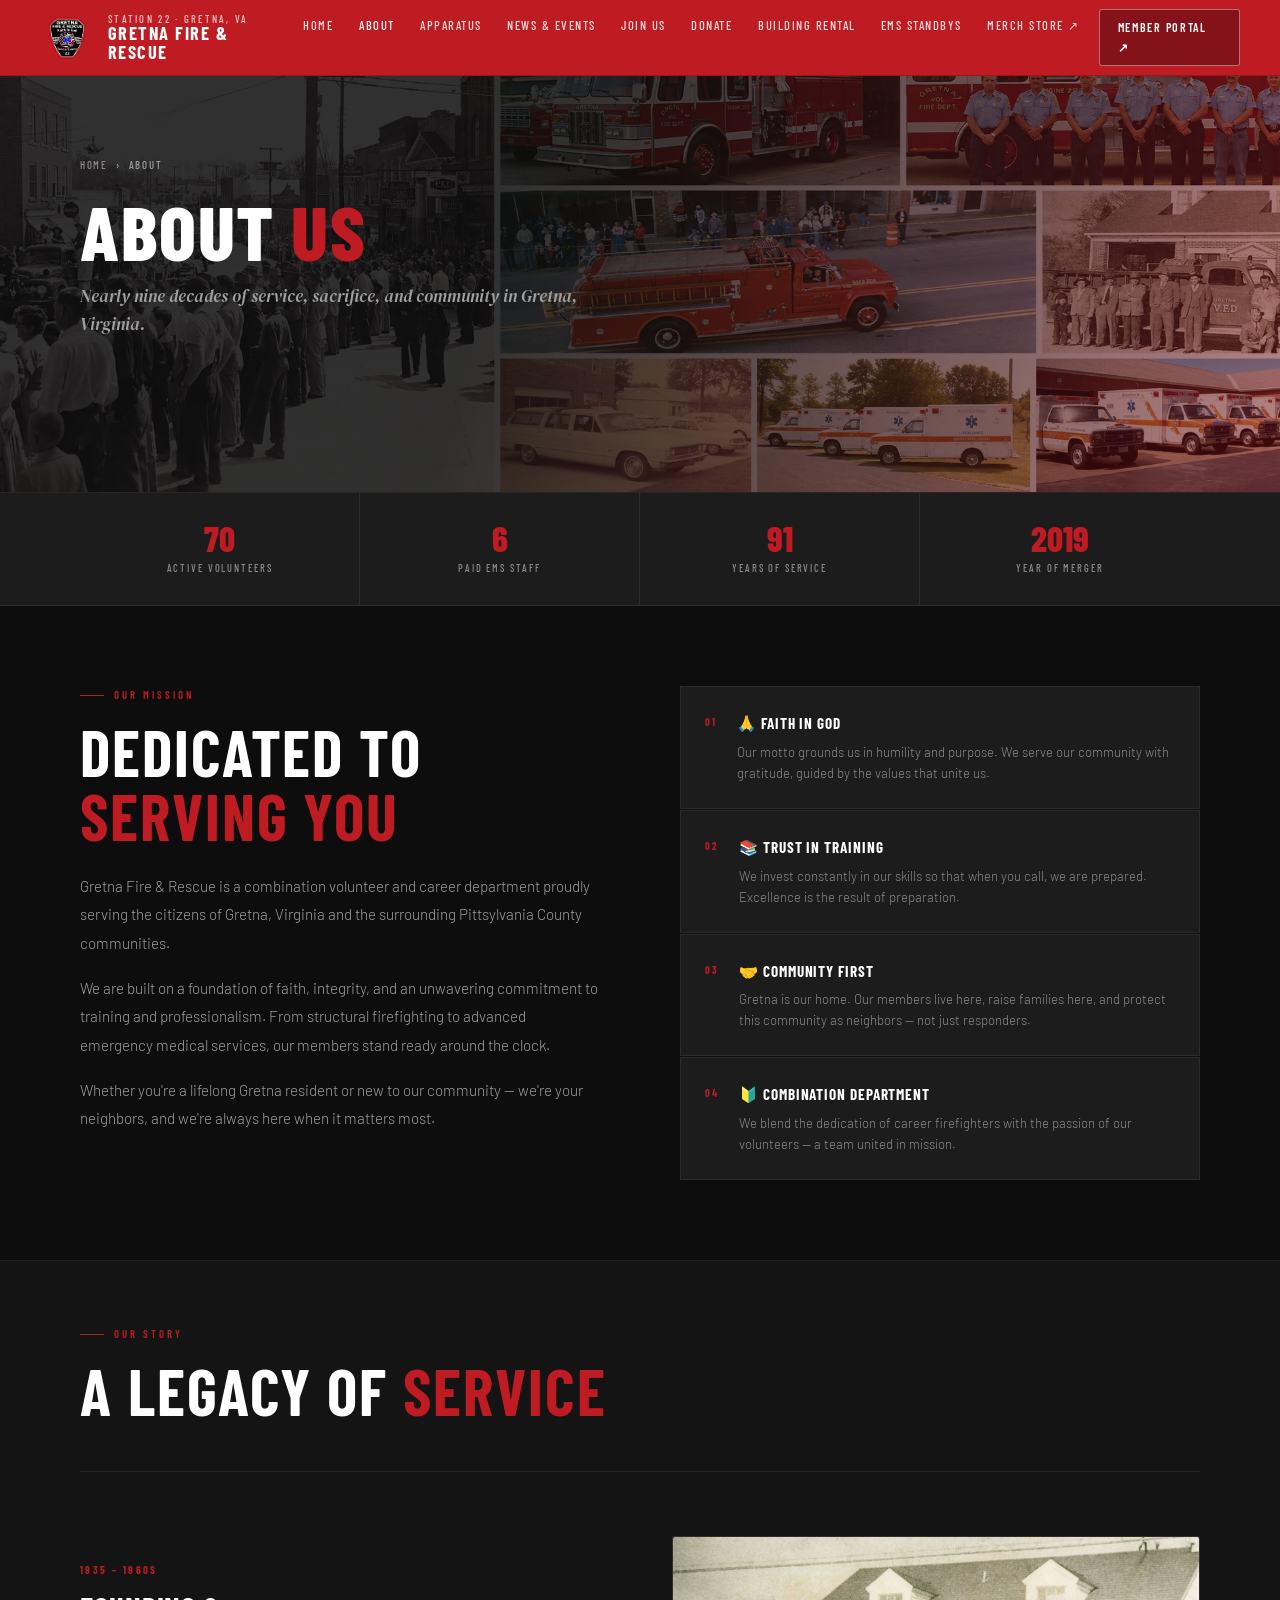
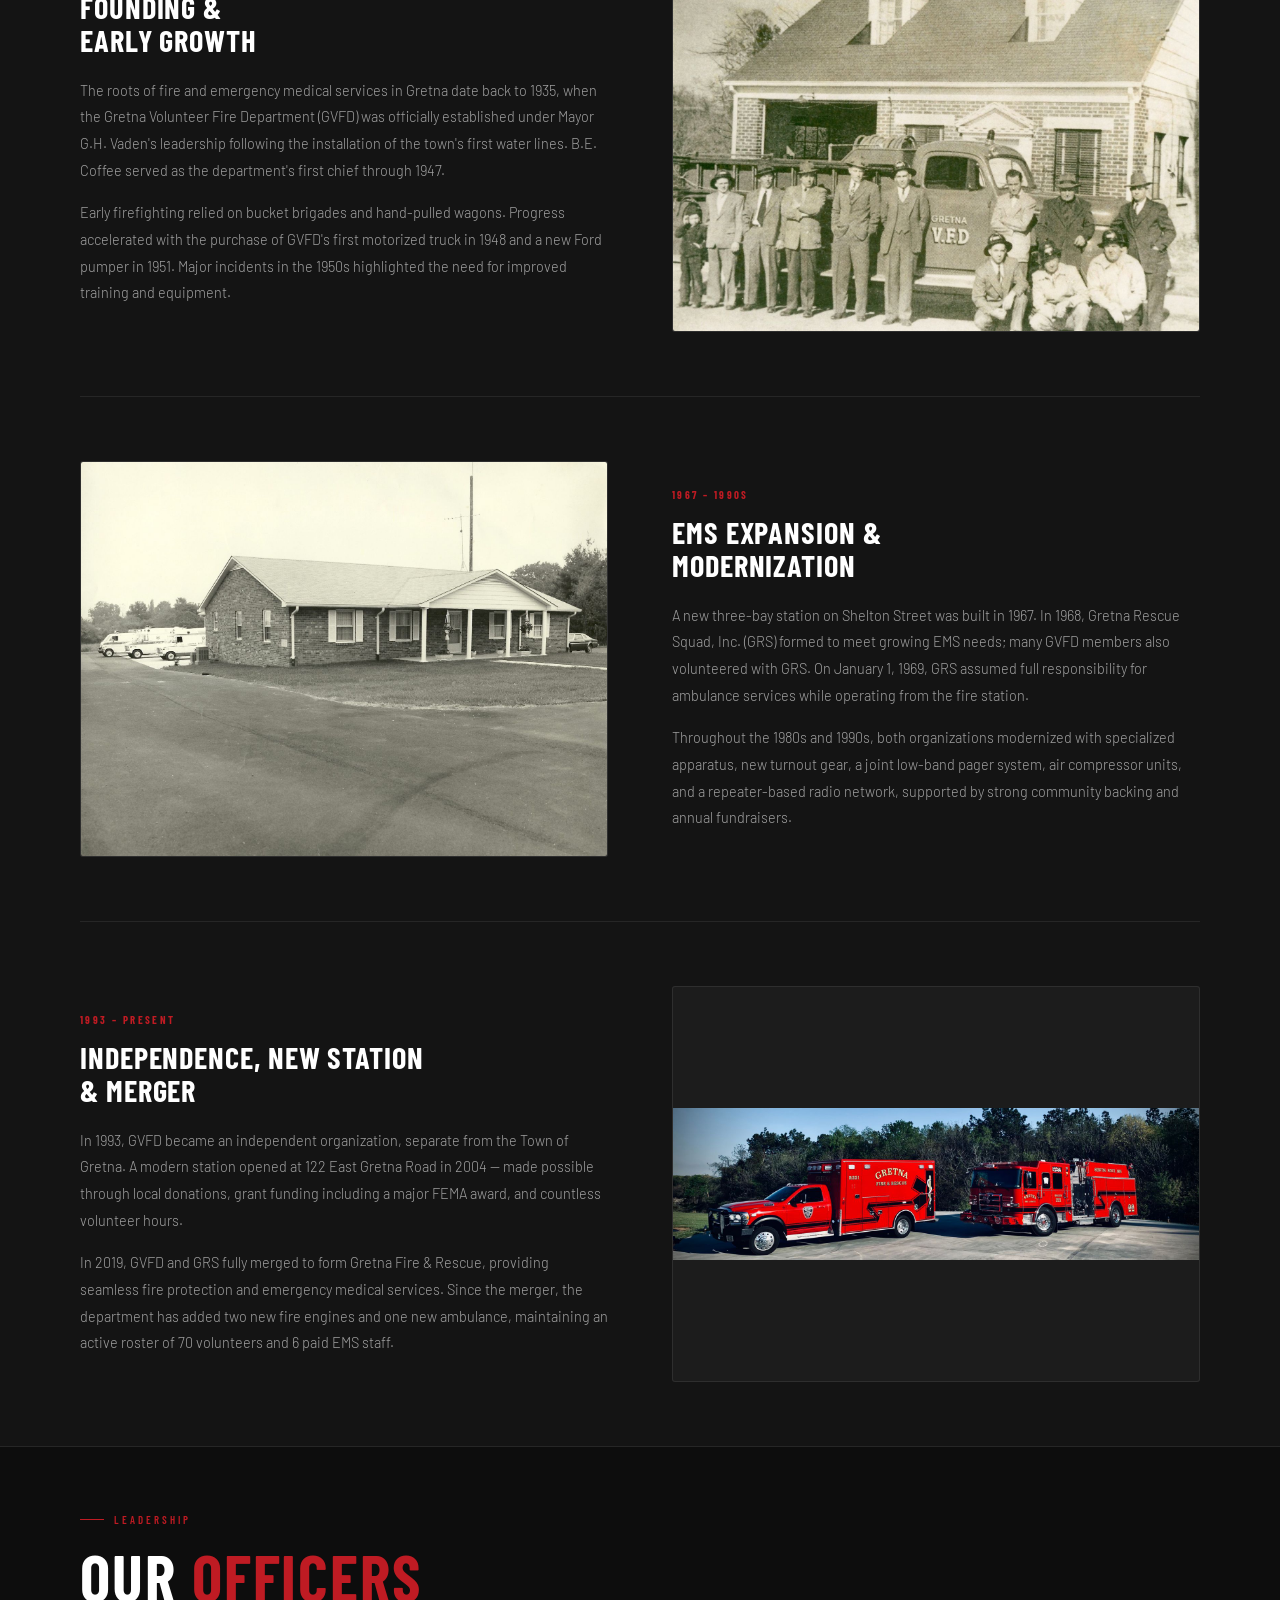
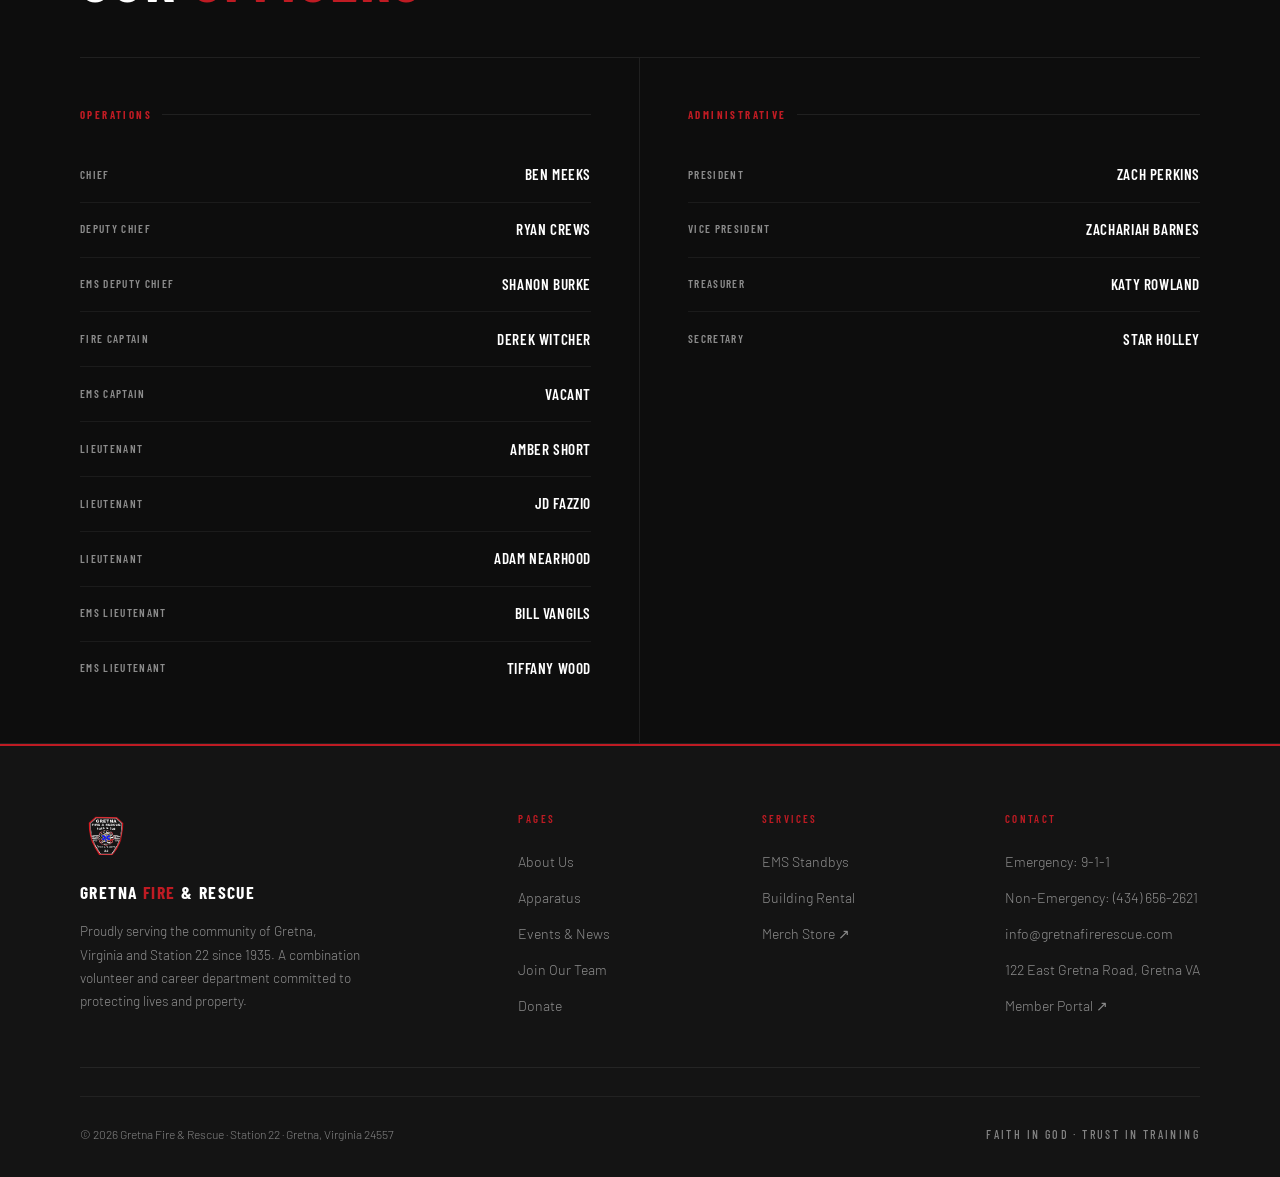
<file: about.html>
<!DOCTYPE html>
<html lang="en">
<head>
  <meta charset="UTF-8">
  <meta name="viewport" content="width=device-width, initial-scale=1.0">
  <meta name="description" content="About Gretna Fire & Rescue — Our history, mission, and leadership. Serving Gretna, Virginia since 1935.">
  <title>About | Gretna Fire & Rescue</title>
  <!-- Open Graph / social share preview -->
  <meta property="og:type" content="website">
  <meta property="og:url" content="https://gretnafirerescue.com/about.html">
  <meta property="og:site_name" content="Gretna Fire & Rescue">
  <meta property="og:title" content="About | Gretna Fire &amp; Rescue">
  <meta property="og:description" content="About Gretna Fire &amp; Rescue — Our history, mission, and leadership. Serving Gretna, Virginia since 1935.">
  <meta property="og:image" content="https://gretnafirerescue.com/images/banner.png">
  <meta property="og:image:width" content="2172">
  <meta property="og:image:height" content="724">
  <meta name="twitter:card" content="summary_large_image">
  <meta name="twitter:title" content="About | Gretna Fire &amp; Rescue">
  <meta name="twitter:description" content="About Gretna Fire &amp; Rescue — Our history, mission, and leadership. Serving Gretna, Virginia since 1935.">
  <meta name="twitter:image" content="https://gretnafirerescue.com/images/banner.png">
  <link rel="icon" type="image/png" href="images/patch.png">
  <link rel="stylesheet" href="css/style.css">
  <style>

    /* ── PAGE HERO ── */
    .page-hero {
      position: relative;
      background: var(--ink);
      padding-top: var(--nav-h);
      border-bottom: 1px solid rgba(255,255,255,0.08);
      overflow: hidden;
    }

    .page-hero-inner {
      padding: 5rem 0 4.5rem;
      position: relative;
      z-index: 1;
    }

    .page-hero-bg {
      position: absolute;
      inset: 0;
      background-image: url('images/about-hero.jpg');
      background-position: center 20%;
      background-size: cover;
      background-repeat: no-repeat;
    }

    .page-hero-bg::after {
      content: '';
      position: absolute;
      inset: 0;
      background: linear-gradient(105deg, rgba(13,13,13,0.78) 40%, rgba(191,27,35,0.3) 100%), rgba(0,0,0,0.3);
    }

    .breadcrumb {
      display: flex;
      align-items: center;
      gap: 8px;
      font-family: var(--font-display);
      font-size: 0.68rem;
      font-weight: 500;
      letter-spacing: 0.16em;
      text-transform: uppercase;
      color: var(--muted);
      margin-bottom: 1.25rem;
    }

    .breadcrumb a { color: var(--muted); transition: color 0.2s; }
    .breadcrumb a:hover { color: var(--white); }
    .breadcrumb span { color: var(--ash); }

    .page-hero-title {
      font-family: var(--font-display);
      font-size: clamp(2.5rem, 6vw, 5rem);
      font-weight: 800;
      letter-spacing: 0.02em;
      text-transform: uppercase;
      line-height: 0.95;
      margin-bottom: 1rem;
    }

    .page-hero-title em {
      font-style: normal;
      color: var(--red);
    }

    .page-hero-sub {
      font-family: var(--font-serif);
      font-size: 1.05rem;
      font-style: italic;
      color: var(--ash);
      max-width: 520px;
      line-height: 1.7;
    }

    /* ── QUICK STATS ── */
    .quick-stats {
      background: var(--charcoal);
      border-bottom: 1px solid rgba(255,255,255,0.08);
    }

    .quick-stats-inner {
      display: grid;
      grid-template-columns: repeat(4, 1fr);
    }

    .qs-item {
      padding: 1.75rem 1.5rem;
      border-right: 1px solid rgba(255,255,255,0.08);
      text-align: center;
    }

    .qs-item:last-child { border-right: none; }

    .qs-num {
      font-family: var(--font-display);
      font-size: 2.2rem;
      font-weight: 800;
      color: var(--red);
      line-height: 1;
      margin-bottom: 0.25rem;
    }

    .qs-label {
      font-family: var(--font-display);
      font-size: 0.65rem;
      font-weight: 500;
      letter-spacing: 0.18em;
      text-transform: uppercase;
      color: var(--muted);
    }

    /* ── MISSION ── */
    .mission-section {
      background: var(--black);
      border-bottom: 1px solid rgba(255,255,255,0.08);
    }

    .mission-grid {
      display: grid;
      grid-template-columns: 1fr 1fr;
      gap: 5rem;
      align-items: start;
      padding: 5rem 0;
    }

    .mission-body {
      font-size: 0.95rem;
      font-weight: 300;
      color: var(--ash);
      line-height: 1.85;
    }

    .mission-body p + p { margin-top: 1.1rem; }

    .values-list {
      display: flex;
      flex-direction: column;
      gap: 1px;
    }

    .value-item {
      display: flex;
      align-items: flex-start;
      gap: 1.25rem;
      padding: 1.5rem;
      background: var(--charcoal);
      border: 1px solid rgba(255,255,255,0.07);
      transition: border-color 0.2s;
    }

    .value-item:hover { border-color: rgba(191,27,35,0.3); }

    .value-num {
      font-family: var(--font-display);
      font-size: 0.65rem;
      font-weight: 700;
      letter-spacing: 0.2em;
      color: var(--red);
      flex-shrink: 0;
      padding-top: 3px;
    }

    .value-item h3 {
      font-family: var(--font-display);
      font-size: 0.95rem;
      font-weight: 700;
      letter-spacing: 0.06em;
      text-transform: uppercase;
      margin-bottom: 0.35rem;
    }

    .value-item p {
      font-size: 0.82rem;
      font-weight: 300;
      color: var(--muted);
      line-height: 1.6;
    }

    /* ── HISTORY ── */
    .history-section {
      background: var(--ink);
      border-bottom: 1px solid rgba(255,255,255,0.08);
    }

    .history-header {
      padding: 4rem 0 3rem;
      border-bottom: 1px solid rgba(255,255,255,0.08);
      margin-bottom: 0;
    }

    .history-block {
      display: grid;
      grid-template-columns: 1fr 1fr;
      gap: 4rem;
      align-items: center;
      padding: 4rem 0;
      border-bottom: 1px solid rgba(255,255,255,0.08);
    }

    .history-block:last-child { border-bottom: none; }

    .history-block.reverse { direction: rtl; }
    .history-block.reverse > * { direction: ltr; }

    .history-era {
      font-family: var(--font-display);
      font-size: 0.68rem;
      font-weight: 700;
      letter-spacing: 0.22em;
      text-transform: uppercase;
      color: var(--red);
      margin-bottom: 0.75rem;
    }

    .history-block h3 {
      font-family: var(--font-display);
      font-size: clamp(1.3rem, 2.5vw, 1.9rem);
      font-weight: 700;
      letter-spacing: 0.03em;
      text-transform: uppercase;
      line-height: 1.1;
      margin-bottom: 1.25rem;
    }

    .history-block p {
      font-size: 0.9rem;
      font-weight: 300;
      color: var(--ash);
      line-height: 1.85;
    }

    .history-block p + p { margin-top: 1rem; }

    .history-img {
      aspect-ratio: 4/3;
      background: var(--charcoal);
      border: 1px solid rgba(255,255,255,0.08);
      border-radius: var(--radius);
      overflow: hidden;
    }

    .history-img img {
      width: 100%;
      height: 100%;
      object-fit: cover;
      display: block;
    }

    .history-img.contain img {
      object-fit: contain;
    }

    /* ── OFFICERS ── */
    .officers-section {
      background: var(--black);
      border-bottom: 1px solid rgba(255,255,255,0.08);
    }

    .officers-header {
      padding: 4rem 0 3rem;
      border-bottom: 1px solid rgba(255,255,255,0.08);
    }

    .officers-grid {
      display: grid;
      grid-template-columns: 1fr 1fr;
      gap: 0;
    }

    .officers-col {
      padding: 3rem 3rem 3rem 0;
      border-right: 1px solid rgba(255,255,255,0.08);
    }

    .officers-col:last-child {
      padding: 3rem 0 3rem 3rem;
      border-right: none;
    }

    .officers-col-title {
      font-family: var(--font-display);
      font-size: 0.68rem;
      font-weight: 700;
      letter-spacing: 0.22em;
      text-transform: uppercase;
      color: var(--red);
      margin-bottom: 1.5rem;
      display: flex;
      align-items: center;
      gap: 10px;
    }

    .officers-col-title::after {
      content: '';
      flex: 1;
      height: 1px;
      background: rgba(255,255,255,0.08);
    }

    .officer-row {
      display: flex;
      align-items: center;
      justify-content: space-between;
      padding: 0.9rem 0;
      border-bottom: 1px solid rgba(255,255,255,0.06);
      gap: 1rem;
    }

    .officer-row:last-child { border-bottom: none; }

    .officer-rank {
      font-family: var(--font-display);
      font-size: 0.7rem;
      font-weight: 600;
      letter-spacing: 0.12em;
      text-transform: uppercase;
      color: var(--muted);
      flex-shrink: 0;
      min-width: 140px;
    }

    .officer-name {
      font-family: var(--font-display);
      font-size: 0.95rem;
      font-weight: 600;
      letter-spacing: 0.04em;
      text-transform: uppercase;
      color: var(--white);
      text-align: right;
    }

    /* RESPONSIVE */
    @media (max-width: 960px) {
      .quick-stats-inner { grid-template-columns: repeat(2, 1fr); }
      .qs-item:nth-child(2) { border-right: none; }
      .qs-item:nth-child(3) { border-top: 1px solid rgba(255,255,255,0.08); }
      .mission-grid { grid-template-columns: 1fr; gap: 3rem; padding: 3rem 0; }
      .history-block { grid-template-columns: 1fr; gap: 2rem; }
      .history-block.reverse { direction: ltr; }
      .officers-grid { grid-template-columns: 1fr; }
      .officers-col { padding: 2rem 0; border-right: none; border-bottom: 1px solid rgba(255,255,255,0.08); }
      .officers-col:last-child { padding: 2rem 0; border-bottom: none; }
    }

    @media (max-width: 600px) {
      .quick-stats-inner { grid-template-columns: 1fr 1fr; }
      .officer-row { flex-direction: column; align-items: flex-start; gap: 0.25rem; }
      .officer-name { text-align: left; }
    }

  </style>
</head>
<body>

  <!-- NAV -->
  <nav class="nav scrolled">
    <a href="index.html" class="nav-brand">
      <img src="images/patch.png" alt="GFR Patch" class="nav-patch">
      <div class="nav-wordmark">
        <span class="nav-wordmark-top">Station 22 · Gretna, VA</span>
        <span class="nav-wordmark-main">Gretna <em>Fire</em> & Rescue</span>
      </div>
    </a>
    <ul class="nav-links">
      <li><a href="index.html">Home</a></li>
      <li><a href="about.html">About</a></li>
      <li><a href="apparatus.html">Apparatus</a></li>
      <li><a href="events.html">News & Events</a></li>
      <li><a href="recruitment.html">Join Us</a></li>
      <li><a href="donations.html">Donate</a></li>
      <li><a href="rental.html">Building Rental</a></li>
      <li><a href="standby.html">EMS Standbys</a></li>
      <li><a href="https://portal.gretnafirerescue.com/store.php" target="_blank" rel="noopener">Merch Store ↗</a></li>
    </ul>
    <a href="https://portal.gretnafirerescue.com" class="nav-portal" target="_blank" rel="noopener">Member Portal ↗</a>
    <button class="hamburger" id="hamburger" aria-label="Open menu" aria-expanded="false">
      <span></span><span></span><span></span>
    </button>
  </nav>

  <!-- MOBILE NAV -->
  <nav class="mobile-nav" id="mobileNav">
    <a href="index.html">Home</a>
    <a href="about.html">About</a>
    <a href="apparatus.html">Apparatus</a>
    <a href="events.html">News & Events</a>
    <a href="recruitment.html">Join Us</a>
    <a href="donations.html">Donate</a>
    <a href="rental.html">Building Rental</a>
    <a href="standby.html">EMS Standbys</a>
    <a href="https://portal.gretnafirerescue.com/store.php" target="_blank">Merch Store ↗</a>
    <a href="https://portal.gretnafirerescue.com" target="_blank">Member Portal ↗</a>
  </nav>

  <!-- PAGE HERO -->
  <div class="page-hero">
    <div class="page-hero-bg"></div>
    <div class="container">
      <div class="page-hero-inner">
        <div class="breadcrumb">
          <a href="index.html">Home</a>
          <span>›</span>
          <span>About</span>
        </div>
        <h1 class="page-hero-title">About <em>Us</em></h1>
        <p class="page-hero-sub">Nearly nine decades of service, sacrifice, and community in Gretna, Virginia.</p>
      </div>
    </div>
  </div>

  <!-- QUICK STATS -->
  <div class="quick-stats">
    <div class="quick-stats-inner" style="max-width: var(--max-w); margin: 0 auto; padding: 0 2.5rem;">
      <div class="qs-item">
        <div class="qs-num">70</div>
        <div class="qs-label">Active Volunteers</div>
      </div>
      <div class="qs-item">
        <div class="qs-num">6</div>
        <div class="qs-label">Paid EMS Staff</div>
      </div>
      <div class="qs-item">
        <div class="qs-num" data-years-since="1935">91</div>
        <div class="qs-label">Years of Service</div>
      </div>
      <div class="qs-item">
        <div class="qs-num">2019</div>
        <div class="qs-label">Year of Merger</div>
      </div>
    </div>
  </div>

  <!-- MISSION -->
  <div class="mission-section">
    <div class="container">
      <div class="mission-grid">
        <div>
          <span class="label">Our Mission</span>
          <h2 class="h2" style="margin-bottom: 1.5rem;">Dedicated To <span class="accent">Serving You</span></h2>
          <div class="mission-body">
            <p>Gretna Fire & Rescue is a combination volunteer and career department proudly serving the citizens of Gretna, Virginia and the surrounding Pittsylvania County communities.</p>
            <p>We are built on a foundation of faith, integrity, and an unwavering commitment to training and professionalism. From structural firefighting to advanced emergency medical services, our members stand ready around the clock.</p>
            <p>Whether you're a lifelong Gretna resident or new to our community — we're your neighbors, and we're always here when it matters most.</p>
          </div>
        </div>
        <div class="values-list">
          <div class="value-item">
            <span class="value-num">01</span>
            <div>
              <h3>🙏 Faith In God</h3>
              <p>Our motto grounds us in humility and purpose. We serve our community with gratitude, guided by the values that unite us.</p>
            </div>
          </div>
          <div class="value-item">
            <span class="value-num">02</span>
            <div>
              <h3>📚 Trust In Training</h3>
              <p>We invest constantly in our skills so that when you call, we are prepared. Excellence is the result of preparation.</p>
            </div>
          </div>
          <div class="value-item">
            <span class="value-num">03</span>
            <div>
              <h3>🤝 Community First</h3>
              <p>Gretna is our home. Our members live here, raise families here, and protect this community as neighbors — not just responders.</p>
            </div>
          </div>
          <div class="value-item">
            <span class="value-num">04</span>
            <div>
              <h3>🔰 Combination Department</h3>
              <p>We blend the dedication of career firefighters with the passion of our volunteers — a team united in mission.</p>
            </div>
          </div>
        </div>
      </div>
    </div>
  </div>

  <!-- HISTORY -->
  <div class="history-section">
    <div class="container">
      <div class="history-header">
        <span class="label">Our Story</span>
        <h2 class="h2">A Legacy of <span class="accent">Service</span></h2>
      </div>

      <!-- ERA 1 -->
      <div class="history-block">
        <div>
          <div class="history-era">1935 – 1960s</div>
          <h3>Founding &<br>Early Growth</h3>
          <p>The roots of fire and emergency medical services in Gretna date back to 1935, when the Gretna Volunteer Fire Department (GVFD) was officially established under Mayor G.H. Vaden's leadership following the installation of the town's first water lines. B.E. Coffee served as the department's first chief through 1947.</p>
          <p>Early firefighting relied on bucket brigades and hand-pulled wagons. Progress accelerated with the purchase of GVFD's first motorized truck in 1948 and a new Ford pumper in 1951. Major incidents in the 1950s highlighted the need for improved training and equipment.</p>
        </div>
        <div class="history-img">
          <img src="images/history-founding.jpg" alt="Original Gretna Volunteer Fire Department members and apparatus in front of the department's early fire station">
        </div>
      </div>

      <!-- ERA 2 -->
      <div class="history-block reverse">
        <div>
          <div class="history-era">1967 – 1990s</div>
          <h3>EMS Expansion &<br>Modernization</h3>
          <p>A new three-bay station on Shelton Street was built in 1967. In 1968, Gretna Rescue Squad, Inc. (GRS) formed to meet growing EMS needs; many GVFD members also volunteered with GRS. On January 1, 1969, GRS assumed full responsibility for ambulance services while operating from the fire station.</p>
          <p>Throughout the 1980s and 1990s, both organizations modernized with specialized apparatus, new turnout gear, a joint low-band pager system, air compressor units, and a repeater-based radio network, supported by strong community backing and annual fundraisers.</p>
        </div>
        <div class="history-img">
          <img src="images/history-ems.jpg" alt="Gretna Rescue Squad building with rescue vans parked outside">
        </div>
      </div>

      <!-- ERA 3 -->
      <div class="history-block">
        <div>
          <div class="history-era">1993 – Present</div>
          <h3>Independence, New Station<br>& Merger</h3>
          <p>In 1993, GVFD became an independent organization, separate from the Town of Gretna. A modern station opened at 122 East Gretna Road in 2004 — made possible through local donations, grant funding including a major FEMA award, and countless volunteer hours.</p>
          <p>In 2019, GVFD and GRS fully merged to form Gretna Fire & Rescue, providing seamless fire protection and emergency medical services. Since the merger, the department has added two new fire engines and one new ambulance, maintaining an active roster of 70 volunteers and 6 paid EMS staff.</p>
        </div>
        <div class="history-img contain">
          <img src="images/history-modern.jpg" alt="Modern Gretna Fire & Rescue Engine 221 and Rescue 221 ambulance">
        </div>
      </div>

    </div>
  </div>

  <!-- OFFICERS -->
  <div class="officers-section">
    <div class="container">
      <div class="officers-header">
        <span class="label">Leadership</span>
        <h2 class="h2">Our <span class="accent">Officers</span></h2>
      </div>
      <div class="officers-grid">

        <!-- OPERATIONS -->
        <div class="officers-col">
          <div class="officers-col-title">Operations</div>
          <div class="officer-row">
            <span class="officer-rank">Chief</span>
            <span class="officer-name">Ben Meeks</span>
          </div>
          <div class="officer-row">
            <span class="officer-rank">Deputy Chief</span>
            <span class="officer-name">Ryan Crews</span>
          </div>
          <div class="officer-row">
            <span class="officer-rank">EMS Deputy Chief</span>
            <span class="officer-name">Shanon Burke</span>
          </div>
          <div class="officer-row">
            <span class="officer-rank">Fire Captain</span>
            <span class="officer-name">Derek Witcher</span>
          </div>
          <div class="officer-row">
            <span class="officer-rank">EMS Captain</span>
            <span class="officer-name">Vacant</span>
          </div>
          <div class="officer-row">
            <span class="officer-rank">Lieutenant</span>
            <span class="officer-name">Amber Short</span>
          </div>
          <div class="officer-row">
            <span class="officer-rank">Lieutenant</span>
            <span class="officer-name">JD Fazzio</span>
          </div>
          <div class="officer-row">
            <span class="officer-rank">Lieutenant</span>
            <span class="officer-name">Adam Nearhood</span>
          </div>
          <div class="officer-row">
            <span class="officer-rank">EMS Lieutenant</span>
            <span class="officer-name">Bill VanGils</span>
          </div>
          <div class="officer-row">
            <span class="officer-rank">EMS Lieutenant</span>
            <span class="officer-name">Tiffany Wood</span>
          </div>
        </div>

        <!-- ADMINISTRATIVE -->
        <div class="officers-col">
          <div class="officers-col-title">Administrative</div>
          <div class="officer-row">
            <span class="officer-rank">President</span>
            <span class="officer-name">Zach Perkins</span>
          </div>
          <div class="officer-row">
            <span class="officer-rank">Vice President</span>
            <span class="officer-name">Zachariah Barnes</span>
          </div>
          <div class="officer-row">
            <span class="officer-rank">Treasurer</span>
            <span class="officer-name">Katy Rowland</span>
          </div>
          <div class="officer-row">
            <span class="officer-rank">Secretary</span>
            <span class="officer-name">Star Holley</span>
          </div>
        </div>

      </div>
    </div>
  </div>

  <!-- FOOTER -->
  <footer class="footer">
    <div class="container">
      <div class="footer-grid">
        <div class="footer-brand">
          <img src="images/patch.png" alt="Gretna Fire & Rescue" class="footer-brand-patch">
          <div class="footer-brand-name">Gretna <em>Fire</em> & Rescue</div>
          <p>Proudly serving the community of Gretna, Virginia and Station 22 since 1935. A combination volunteer and career department committed to protecting lives and property.</p>
        </div>
        <div class="footer-col">
          <h4>Pages</h4>
          <ul>
            <li><a href="about.html">About Us</a></li>
            <li><a href="apparatus.html">Apparatus</a></li>
            <li><a href="events.html">Events & News</a></li>
            <li><a href="recruitment.html">Join Our Team</a></li>
            <li><a href="donations.html">Donate</a></li>
          </ul>
        </div>
        <div class="footer-col">
          <h4>Services</h4>
          <ul>
            <li><a href="standby.html">EMS Standbys</a></li>
            <li><a href="rental.html">Building Rental</a></li>
            <li><a href="https://portal.gretnafirerescue.com/store.php" target="_blank" rel="noopener">Merch Store ↗</a></li>
          </ul>
        </div>
        <div class="footer-col">
          <h4>Contact</h4>
          <ul>
            <li><a href="tel:911">Emergency: 9-1-1</a></li>
            <li><a href="tel:4346562621">Non-Emergency: (434) 656-2621</a></li>
            <li><a href="mailto:info@gretnafirerescue.com">info@gretnafirerescue.com</a></li>
            <li><a href="https://maps.google.com/?q=122+East+Gretna+Road,+Gretna,+VA+24557" target="_blank" rel="noopener">122 East Gretna Road, Gretna VA</a></li>
            <li><a href="https://portal.gretnafirerescue.com" target="_blank" rel="noopener">Member Portal ↗</a></li>
          </ul>
        </div>
      </div>
      <div class="divider"></div>
      <div class="footer-bottom" style="margin-top: 1.75rem;">
        <p>© 2026 Gretna Fire & Rescue · Station 22 · Gretna, Virginia 24557</p>
        <p class="footer-motto">Faith In God · Trust In Training</p>
      </div>
    </div>
  </footer>

  <script src="js/main.js"></script>
  <script src="js/content.js"></script>
</body>
</html>
</file>
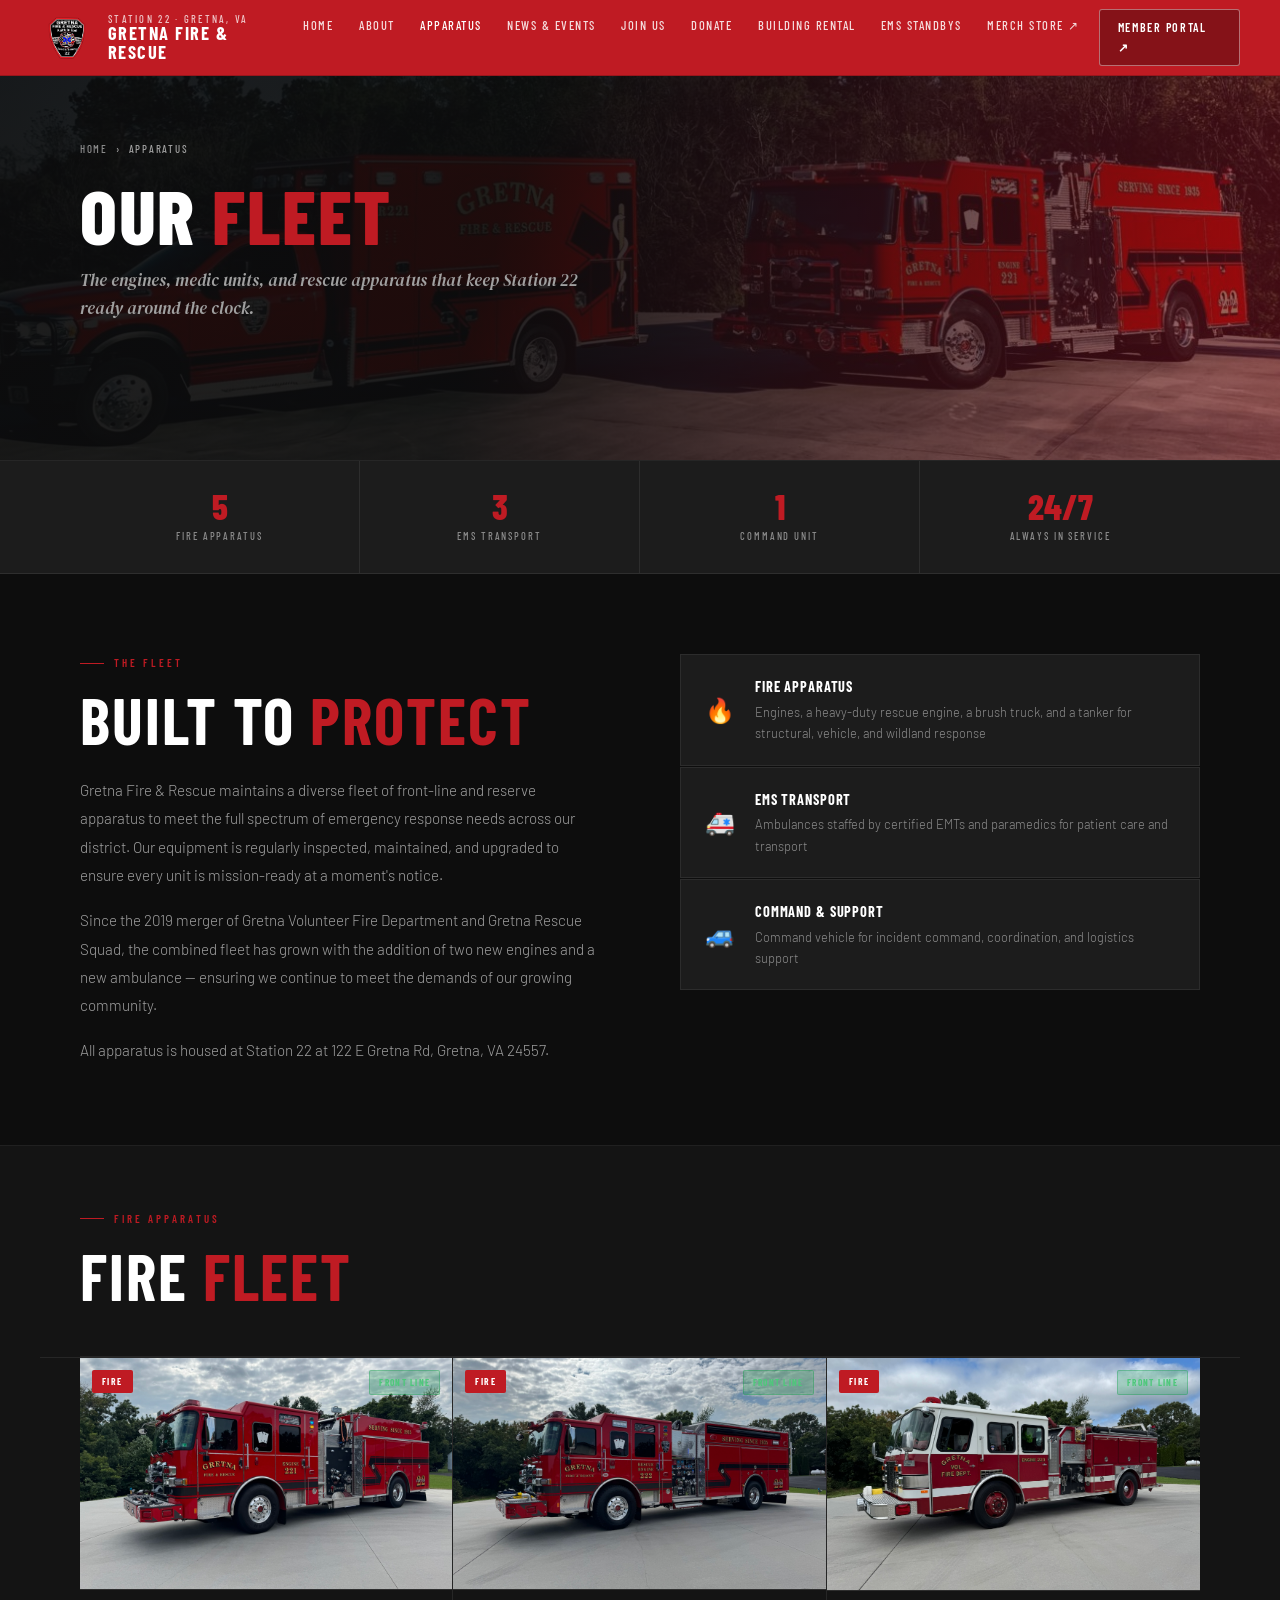
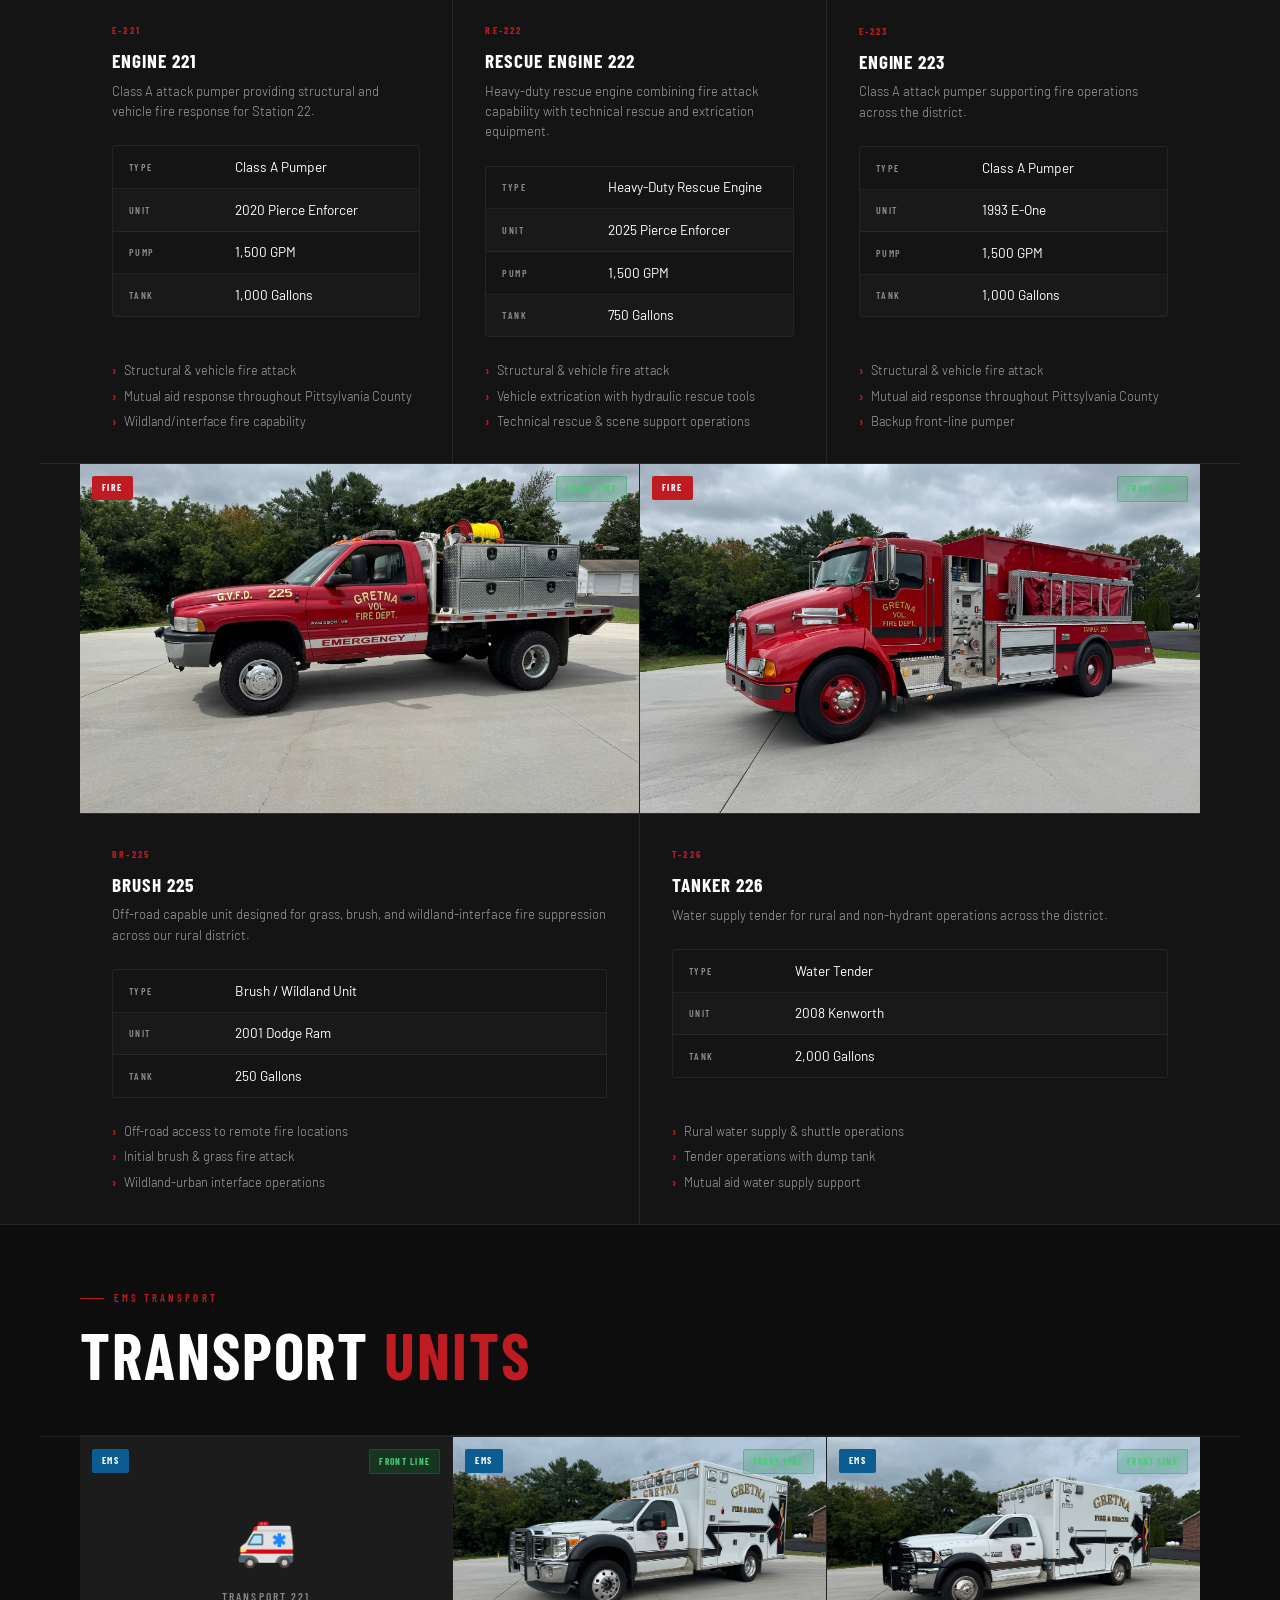
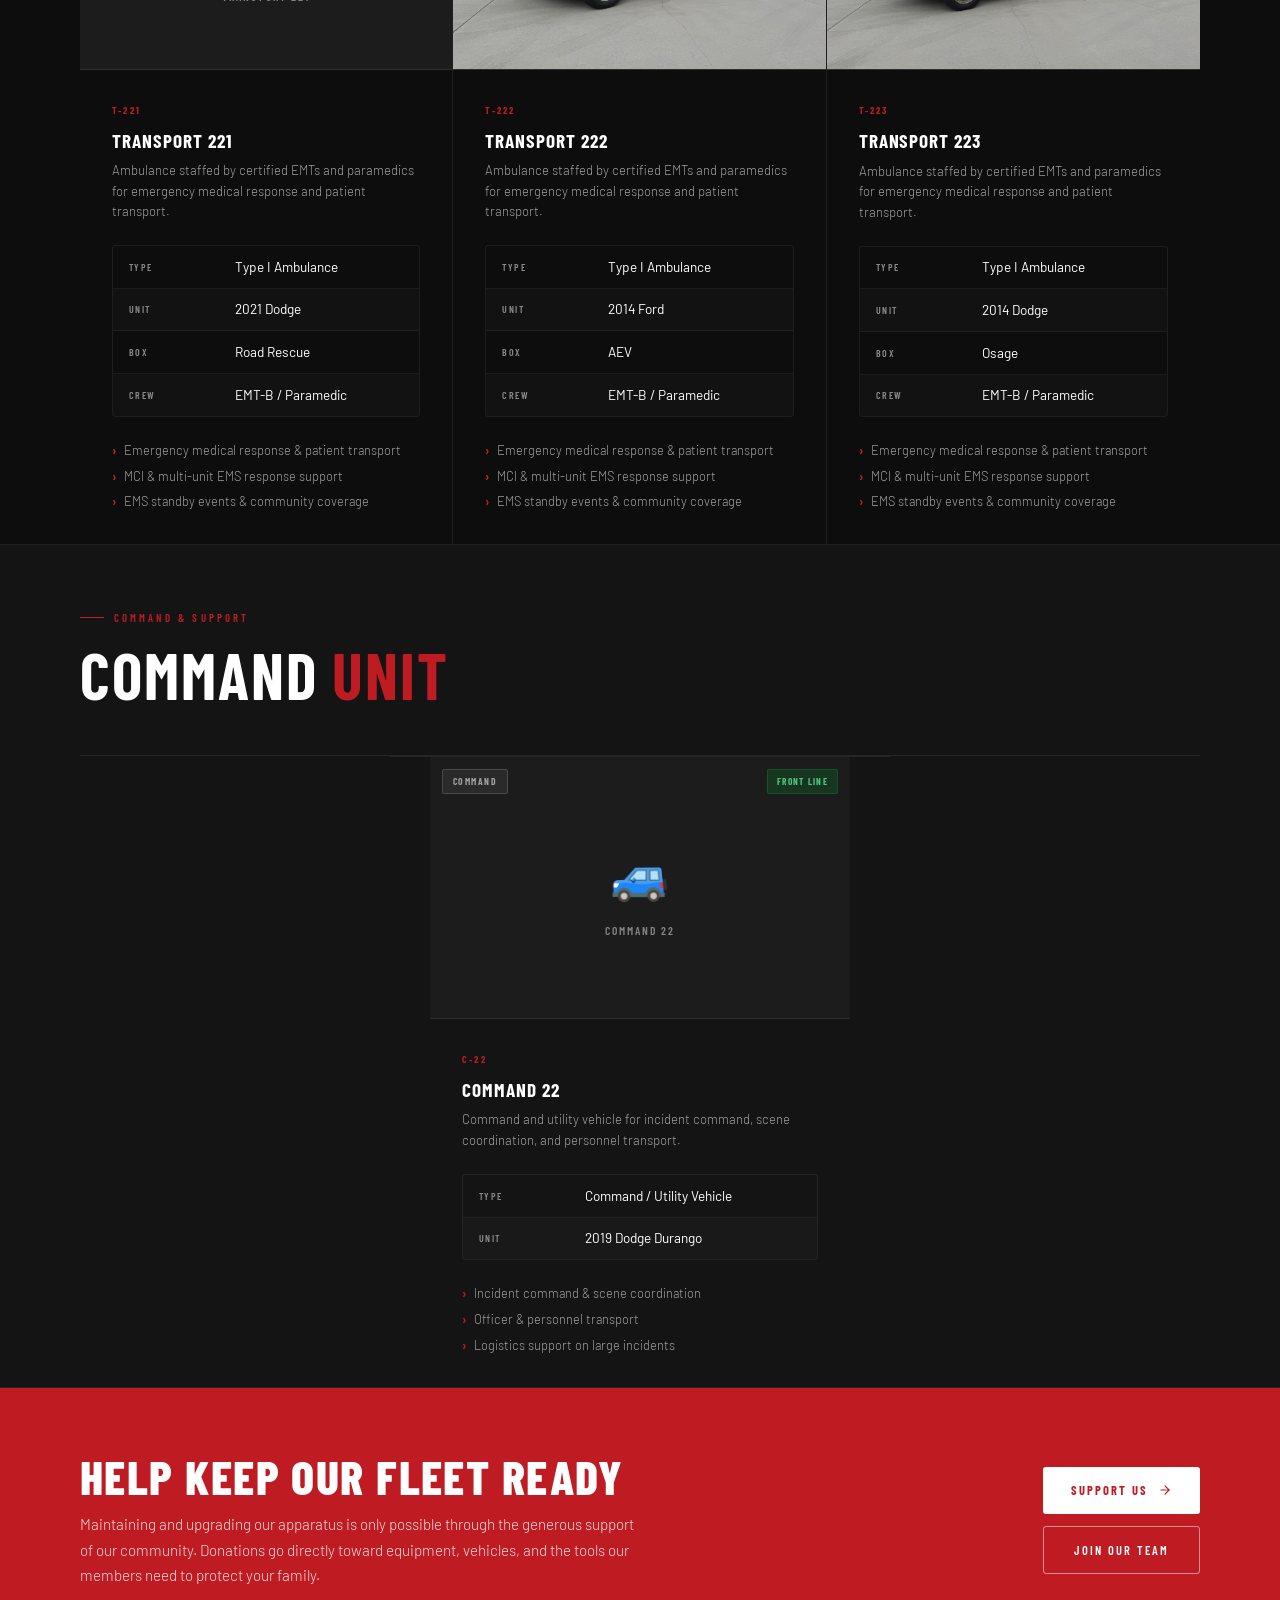
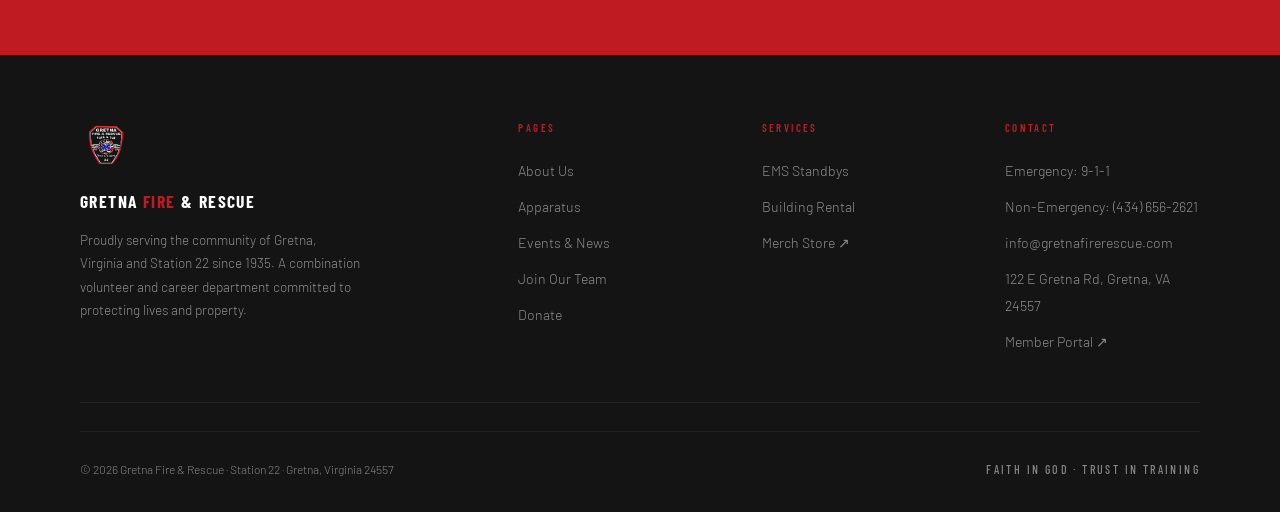
<file: apparatus.html>
<!DOCTYPE html>
<html lang="en">
<head>
  <meta charset="UTF-8">
  <meta name="viewport" content="width=device-width, initial-scale=1.0">
  <meta name="description" content="Meet the fleet — fire engines, medic units, rescue, and support apparatus that keep Gretna Fire & Rescue Station 22 ready around the clock.">
  <title>Apparatus | Gretna Fire & Rescue</title>
  <!-- Open Graph / social share preview -->
  <meta property="og:type" content="website">
  <meta property="og:url" content="https://gretnafirerescue.com/apparatus.html">
  <meta property="og:site_name" content="Gretna Fire & Rescue">
  <meta property="og:title" content="Apparatus | Gretna Fire &amp; Rescue">
  <meta property="og:description" content="Meet the fleet — fire engines, medic units, rescue, and support apparatus that keep Gretna Fire &amp; Rescue Station 22 ready around the clock.">
  <meta property="og:image" content="https://gretnafirerescue.com/images/banner.png">
  <meta property="og:image:width" content="2172">
  <meta property="og:image:height" content="724">
  <meta name="twitter:card" content="summary_large_image">
  <meta name="twitter:title" content="Apparatus | Gretna Fire &amp; Rescue">
  <meta name="twitter:description" content="Meet the fleet — fire engines, medic units, rescue, and support apparatus that keep Gretna Fire &amp; Rescue Station 22 ready around the clock.">
  <meta name="twitter:image" content="https://gretnafirerescue.com/images/banner.png">
  <link rel="icon" type="image/png" href="images/patch.png">
  <link rel="stylesheet" href="css/style.css">
  <style>

    /* ── PAGE HERO ── */
    .page-hero {
      position: relative;
      background: var(--ink);
      padding-top: var(--nav-h);
      border-bottom: 1px solid rgba(255,255,255,0.08);
      overflow: hidden;
    }

    .page-hero-bg {
      position: absolute;
      inset: 0;
      background-image: url('images/history-modern.jpg');
      background-position: center 40%;
      background-size: cover;
      background-repeat: no-repeat;
    }

    .page-hero-bg::after {
      content: '';
      position: absolute;
      inset: 0;
      background: linear-gradient(105deg, rgba(13,13,13,0.88) 40%, rgba(191,27,35,0.35) 100%), rgba(0,0,0,0.35);
    }

    .page-hero-inner {
      padding: 4rem 0 3.5rem;
      position: relative;
      z-index: 1;
    }

    .breadcrumb {
      display: flex;
      align-items: center;
      gap: 8px;
      font-family: var(--font-display);
      font-size: 0.68rem;
      font-weight: 500;
      letter-spacing: 0.16em;
      text-transform: uppercase;
      color: var(--muted);
      margin-bottom: 1.25rem;
    }
    .breadcrumb a { color: var(--muted); transition: color 0.2s; }
    .breadcrumb a:hover { color: var(--white); }
    .breadcrumb span { color: var(--ash); }

    .page-hero-title {
      font-family: var(--font-display);
      font-size: clamp(2.5rem, 6vw, 5rem);
      font-weight: 800;
      letter-spacing: 0.02em;
      text-transform: uppercase;
      line-height: 0.95;
      margin-bottom: 1rem;
    }
    .page-hero-title em { font-style: normal; color: var(--red); }

    .page-hero-sub {
      font-family: var(--font-serif);
      font-size: 1.05rem;
      font-style: italic;
      color: var(--ash);
      max-width: 520px;
      line-height: 1.7;
    }

    /* ── FLEET STATS ── */
    .fleet-stats {
      background: var(--charcoal);
      border-bottom: 1px solid rgba(255,255,255,0.08);
    }

    .fleet-stats-inner {
      display: grid;
      grid-template-columns: repeat(4, 1fr);
    }

    .fs-item {
      padding: 1.75rem 1.5rem;
      border-right: 1px solid rgba(255,255,255,0.08);
      text-align: center;
    }
    .fs-item:last-child { border-right: none; }

    .fs-num {
      font-family: var(--font-display);
      font-size: 2.2rem;
      font-weight: 800;
      color: var(--red);
      line-height: 1;
      margin-bottom: 0.25rem;
    }

    .fs-label {
      font-family: var(--font-display);
      font-size: 0.65rem;
      font-weight: 500;
      letter-spacing: 0.18em;
      text-transform: uppercase;
      color: var(--muted);
    }

    /* ── FLEET OVERVIEW ── */
    .overview-section {
      background: var(--black);
      border-bottom: 1px solid rgba(255,255,255,0.08);
    }

    .overview-grid {
      display: grid;
      grid-template-columns: 1fr 1fr;
      gap: 5rem;
      align-items: start;
      padding: 5rem 0;
    }

    .overview-body {
      font-size: 0.95rem;
      font-weight: 300;
      color: var(--ash);
      line-height: 1.85;
    }

    .overview-body p + p { margin-top: 1.1rem; }

    .fleet-summary {
      display: flex;
      flex-direction: column;
      gap: 1px;
    }

    .summary-item {
      display: flex;
      align-items: center;
      gap: 1.25rem;
      padding: 1.25rem 1.5rem;
      background: var(--charcoal);
      border: 1px solid rgba(255,255,255,0.07);
      transition: border-color 0.2s;
    }
    .summary-item:hover { border-color: rgba(191,27,35,0.3); }

    .summary-icon {
      font-size: 1.5rem;
      flex-shrink: 0;
    }

    .summary-text h4 {
      font-family: var(--font-display);
      font-size: 0.9rem;
      font-weight: 700;
      letter-spacing: 0.06em;
      text-transform: uppercase;
      margin-bottom: 0.2rem;
    }

    .summary-text p {
      font-size: 0.8rem;
      font-weight: 300;
      color: var(--muted);
    }

    /* ── CATEGORY HEADER ── */
    .category-header {
      padding: 4rem 0 3rem;
      border-bottom: 1px solid rgba(255,255,255,0.08);
    }

    /* ── APPARATUS GRID ── */
    .apparatus-section {
      border-bottom: 1px solid rgba(255,255,255,0.08);
    }

    .apparatus-section.bg-ink { background: var(--ink); }
    .apparatus-section.bg-black { background: var(--black); }

    .apparatus-grid {
      display: grid;
      grid-template-columns: repeat(3, 1fr);
    }

    .apparatus-grid-2 {
      display: grid;
      grid-template-columns: repeat(2, 1fr);
    }

    .apparatus-card {
      border-right: 1px solid rgba(255,255,255,0.08);
      display: flex;
      flex-direction: column;
      transition: background 0.2s;
    }
    .apparatus-card:last-child { border-right: none; }
    .apparatus-card:hover { background: rgba(255,255,255,0.02); }

    .apparatus-img {
      width: 100%;
      aspect-ratio: 16/10;
      background: var(--charcoal);
      border-bottom: 1px solid rgba(255,255,255,0.08);
      display: flex;
      flex-direction: column;
      align-items: center;
      justify-content: center;
      gap: 0.5rem;
      position: relative;
      overflow: hidden;
    }

    .apparatus-img img {
      position: absolute;
      inset: 0;
      width: 100%;
      height: 100%;
      object-fit: cover;
    }

    .apparatus-img-emoji {
      font-size: 3rem;
    }

    .apparatus-img-unit {
      font-family: var(--font-display);
      font-size: 0.72rem;
      font-weight: 600;
      letter-spacing: 0.18em;
      text-transform: uppercase;
      color: var(--steel);
    }

    .apparatus-badge {
      position: absolute;
      top: 12px;
      left: 12px;
      font-family: var(--font-display);
      font-size: 0.6rem;
      font-weight: 700;
      letter-spacing: 0.15em;
      text-transform: uppercase;
      padding: 4px 10px;
      border-radius: 2px;
    }

    .badge-fire { background: var(--red); color: var(--white); }
    .badge-ems  { background: #0A5C91; color: var(--white); }
    .badge-support { background: var(--mid); color: var(--ash); border: 1px solid rgba(255,255,255,0.15); }

    .apparatus-status {
      position: absolute;
      top: 12px;
      right: 12px;
      font-family: var(--font-display);
      font-size: 0.58rem;
      font-weight: 700;
      letter-spacing: 0.14em;
      text-transform: uppercase;
      padding: 4px 9px;
      border-radius: 2px;
    }

    .status-front-line {
      background: rgba(0,160,60,0.2);
      color: #4DC87A;
      border: 1px solid rgba(0,160,60,0.3);
    }

    .status-reserve {
      background: rgba(255,255,255,0.06);
      color: var(--muted);
      border: 1px solid rgba(255,255,255,0.12);
    }

    .apparatus-body {
      padding: 2rem;
      flex: 1;
      display: flex;
      flex-direction: column;
    }

    .apparatus-designation {
      font-family: var(--font-display);
      font-size: 0.62rem;
      font-weight: 700;
      letter-spacing: 0.22em;
      text-transform: uppercase;
      color: var(--red);
      margin-bottom: 0.4rem;
    }

    .apparatus-body h3 {
      font-family: var(--font-display);
      font-size: 1.2rem;
      font-weight: 700;
      letter-spacing: 0.05em;
      text-transform: uppercase;
      margin-bottom: 0.25rem;
    }

    .apparatus-role {
      font-size: 0.82rem;
      font-weight: 300;
      color: var(--ash);
      margin-bottom: 1.5rem;
      line-height: 1.55;
    }

    .apparatus-specs {
      display: flex;
      flex-direction: column;
      gap: 0;
      margin-bottom: 1.5rem;
      border: 1px solid rgba(255,255,255,0.07);
      border-radius: var(--radius);
      overflow: hidden;
    }

    .spec-row {
      display: flex;
      align-items: center;
      gap: 1rem;
      padding: 0.6rem 1rem;
      border-bottom: 1px solid rgba(255,255,255,0.06);
    }
    .spec-row:last-child { border-bottom: none; }
    .spec-row:nth-child(even) { background: rgba(255,255,255,0.02); }

    .spec-label {
      font-family: var(--font-display);
      font-size: 0.62rem;
      font-weight: 600;
      letter-spacing: 0.15em;
      text-transform: uppercase;
      color: var(--muted);
      flex-shrink: 0;
      min-width: 90px;
    }

    .spec-val {
      font-size: 0.85rem;
      font-weight: 400;
      color: var(--white);
    }

    .apparatus-cap {
      list-style: none;
      display: flex;
      flex-direction: column;
      gap: 0.4rem;
      margin-top: auto;
    }

    .apparatus-cap li {
      display: flex;
      align-items: flex-start;
      gap: 8px;
      font-size: 0.8rem;
      font-weight: 300;
      color: var(--ash);
      line-height: 1.5;
    }

    .apparatus-cap li::before {
      content: '›';
      color: var(--red);
      font-weight: 700;
      flex-shrink: 0;
    }

    /* ── CONTACT CTA ── */
    .cta-section {
      background: var(--red);
      padding: 4rem 0;
    }

    .cta-inner {
      display: grid;
      grid-template-columns: 1fr auto;
      gap: 3rem;
      align-items: center;
    }

    .cta-inner h2 {
      font-family: var(--font-display);
      font-size: clamp(1.8rem, 4vw, 3rem);
      font-weight: 800;
      letter-spacing: 0.03em;
      text-transform: uppercase;
      line-height: 1;
      margin-bottom: 0.75rem;
    }

    .cta-inner p {
      font-size: 0.95rem;
      font-weight: 300;
      color: rgba(255,255,255,0.85);
      line-height: 1.7;
      max-width: 560px;
    }

    .cta-buttons {
      display: flex;
      flex-direction: column;
      gap: 0.75rem;
      flex-shrink: 0;
    }

    .btn-white {
      background: var(--white);
      color: var(--red);
      border-color: var(--white);
      font-family: var(--font-display);
      font-size: 0.78rem;
      font-weight: 700;
      letter-spacing: 0.16em;
      text-transform: uppercase;
      padding: 13px 28px;
      border-radius: var(--radius);
      display: inline-flex;
      align-items: center;
      gap: 10px;
      justify-content: center;
      transition: all 0.2s var(--ease);
      text-decoration: none;
      white-space: nowrap;
    }

    .btn-white:hover {
      background: var(--off-white);
      transform: translateY(-2px);
    }

    .btn-white svg {
      width: 14px; height: 14px;
      stroke: var(--red); fill: none;
      stroke-width: 2; stroke-linecap: round; stroke-linejoin: round;
    }

    .btn-ghost-white {
      background: transparent;
      color: var(--white);
      border: 1.5px solid rgba(255,255,255,0.5);
      font-family: var(--font-display);
      font-size: 0.78rem;
      font-weight: 600;
      letter-spacing: 0.16em;
      text-transform: uppercase;
      padding: 13px 28px;
      border-radius: var(--radius);
      display: inline-flex;
      align-items: center;
      gap: 10px;
      justify-content: center;
      transition: all 0.2s var(--ease);
      text-decoration: none;
      white-space: nowrap;
    }

    .btn-ghost-white:hover {
      border-color: var(--white);
      background: rgba(255,255,255,0.1);
    }

    /* RESPONSIVE */
    @media (max-width: 960px) {
      .fleet-stats-inner { grid-template-columns: repeat(2, 1fr); }
      .fs-item:nth-child(2) { border-right: none; }
      .fs-item:nth-child(3) { border-top: 1px solid rgba(255,255,255,0.08); }
      .overview-grid { grid-template-columns: 1fr; gap: 3rem; padding: 3rem 0; }
      .apparatus-grid { grid-template-columns: 1fr 1fr; }
      .apparatus-card:nth-child(2) { border-right: none; }
      .apparatus-card:nth-child(3) { border-top: 1px solid rgba(255,255,255,0.08); border-right: none; }
      .apparatus-grid-2 { grid-template-columns: 1fr; }
      .apparatus-grid-2 .apparatus-card { border-right: none; border-bottom: 1px solid rgba(255,255,255,0.08); }
      .apparatus-grid-2 .apparatus-card:last-child { border-bottom: none; }
      .cta-inner { grid-template-columns: 1fr; }
      .cta-buttons { flex-direction: row; flex-wrap: wrap; }
    }

    @media (max-width: 600px) {
      .apparatus-grid { grid-template-columns: 1fr; }
      .apparatus-card { border-right: none; border-bottom: 1px solid rgba(255,255,255,0.08); }
      .apparatus-card:last-child { border-bottom: none; }
    }

  </style>
</head>
<body>

  <!-- NAV -->
  <nav class="nav scrolled">
    <a href="index.html" class="nav-brand">
      <img src="images/patch.png" alt="GFR Patch" class="nav-patch">
      <div class="nav-wordmark">
        <span class="nav-wordmark-top">Station 22 · Gretna, VA</span>
        <span class="nav-wordmark-main">Gretna <em>Fire</em> & Rescue</span>
      </div>
    </a>
    <ul class="nav-links">
      <li><a href="index.html">Home</a></li>
      <li><a href="about.html">About</a></li>
      <li><a href="apparatus.html" class="active">Apparatus</a></li>
      <li><a href="events.html">News & Events</a></li>
      <li><a href="recruitment.html">Join Us</a></li>
      <li><a href="donations.html">Donate</a></li>
      <li><a href="rental.html">Building Rental</a></li>
      <li><a href="standby.html">EMS Standbys</a></li>
      <li><a href="https://portal.gretnafirerescue.com/store.php" target="_blank" rel="noopener">Merch Store ↗</a></li>
    </ul>
    <a href="https://portal.gretnafirerescue.com" class="nav-portal" target="_blank" rel="noopener">Member Portal ↗</a>
    <button class="hamburger" id="hamburger" aria-label="Open menu" aria-expanded="false">
      <span></span><span></span><span></span>
    </button>
  </nav>

  <!-- MOBILE NAV -->
  <nav class="mobile-nav" id="mobileNav">
    <a href="index.html">Home</a>
    <a href="about.html">About</a>
    <a href="apparatus.html">Apparatus</a>
    <a href="events.html">News & Events</a>
    <a href="recruitment.html">Join Us</a>
    <a href="donations.html">Donate</a>
    <a href="rental.html">Building Rental</a>
    <a href="standby.html">EMS Standbys</a>
    <a href="https://portal.gretnafirerescue.com/store.php" target="_blank">Merch Store ↗</a>
    <a href="https://portal.gretnafirerescue.com" target="_blank">Member Portal ↗</a>
  </nav>

  <!-- PAGE HERO -->
  <div class="page-hero">
    <div class="page-hero-bg"></div>
    <div class="container">
      <div class="page-hero-inner">
        <div class="breadcrumb">
          <a href="index.html">Home</a>
          <span>›</span>
          <span>Apparatus</span>
        </div>
        <h1 class="page-hero-title">Our <em>Fleet</em></h1>
        <p class="page-hero-sub">The engines, medic units, and rescue apparatus that keep Station 22 ready around the clock.</p>
      </div>
    </div>
  </div>

  <!-- FLEET STATS -->
  <div class="fleet-stats">
    <div class="fleet-stats-inner" style="max-width: var(--max-w); margin: 0 auto; padding: 0 2.5rem;">
      <div class="fs-item">
        <div class="fs-num">5</div>
        <div class="fs-label">Fire Apparatus</div>
      </div>
      <div class="fs-item">
        <div class="fs-num">3</div>
        <div class="fs-label">EMS Transport</div>
      </div>
      <div class="fs-item">
        <div class="fs-num">1</div>
        <div class="fs-label">Command Unit</div>
      </div>
      <div class="fs-item">
        <div class="fs-num">24/7</div>
        <div class="fs-label">Always In Service</div>
      </div>
    </div>
  </div>

  <!-- OVERVIEW -->
  <div class="overview-section">
    <div class="container">
      <div class="overview-grid">
        <div>
          <span class="label">The Fleet</span>
          <h2 class="h2" style="margin-bottom: 1.5rem;">Built to <span class="accent">Protect</span></h2>
          <div class="overview-body">
            <p>Gretna Fire & Rescue maintains a diverse fleet of front-line and reserve apparatus to meet the full spectrum of emergency response needs across our district. Our equipment is regularly inspected, maintained, and upgraded to ensure every unit is mission-ready at a moment's notice.</p>
            <p>Since the 2019 merger of Gretna Volunteer Fire Department and Gretna Rescue Squad, the combined fleet has grown with the addition of two new engines and a new ambulance — ensuring we continue to meet the demands of our growing community.</p>
            <p>All apparatus is housed at Station 22 at 122 E Gretna Rd, Gretna, VA 24557.</p>
          </div>
        </div>
        <div class="fleet-summary">
          <div class="summary-item">
            <span class="summary-icon">🔥</span>
            <div class="summary-text">
              <h4>Fire Apparatus</h4>
              <p>Engines, a heavy-duty rescue engine, a brush truck, and a tanker for structural, vehicle, and wildland response</p>
            </div>
          </div>
          <div class="summary-item">
            <span class="summary-icon">🚑</span>
            <div class="summary-text">
              <h4>EMS Transport</h4>
              <p>Ambulances staffed by certified EMTs and paramedics for patient care and transport</p>
            </div>
          </div>
          <div class="summary-item">
            <span class="summary-icon">🚙</span>
            <div class="summary-text">
              <h4>Command & Support</h4>
              <p>Command vehicle for incident command, coordination, and logistics support</p>
            </div>
          </div>
        </div>
      </div>
    </div>
  </div>

  <!-- FIRE APPARATUS -->
  <div class="apparatus-section bg-ink">
    <div class="container">
      <div class="category-header">
        <span class="label">Fire Apparatus</span>
        <h2 class="h2">Fire <span class="accent">Fleet</span></h2>
      </div>
    </div>
    <div class="apparatus-grid" style="max-width: var(--max-w); margin: 0 auto; padding: 0 2.5rem; border-top: 1px solid rgba(255,255,255,0.08);">

      <!-- ENGINE 221 -->
      <div class="apparatus-card">
        <div class="apparatus-img">
          <img src="images/apparatus-engine-221.jpg" alt="Engine 221, a 2020 Pierce Enforcer fire engine">
          <span class="apparatus-badge badge-fire">Fire</span>
          <span class="apparatus-status status-front-line">Front Line</span>
        </div>
        <div class="apparatus-body">
          <div class="apparatus-designation">E-221</div>
          <h3>Engine 221</h3>
          <p class="apparatus-role">Class A attack pumper providing structural and vehicle fire response for Station 22.</p>
          <div class="apparatus-specs">
            <div class="spec-row">
              <span class="spec-label">Type</span>
              <span class="spec-val">Class A Pumper</span>
            </div>
            <div class="spec-row">
              <span class="spec-label">Unit</span>
              <span class="spec-val">2020 Pierce Enforcer</span>
            </div>
            <div class="spec-row">
              <span class="spec-label">Pump</span>
              <span class="spec-val">1,500 GPM</span>
            </div>
            <div class="spec-row">
              <span class="spec-label">Tank</span>
              <span class="spec-val">1,000 Gallons</span>
            </div>
          </div>
          <ul class="apparatus-cap">
            <li>Structural &amp; vehicle fire attack</li>
            <li>Mutual aid response throughout Pittsylvania County</li>
            <li>Wildland/interface fire capability</li>
          </ul>
        </div>
      </div>

      <!-- RESCUE ENGINE 222 -->
      <div class="apparatus-card">
        <div class="apparatus-img">
          <img src="images/apparatus-rescue-engine-222.jpg" alt="Rescue Engine 222, a 2025 Pierce Enforcer heavy-duty rescue engine">
          <span class="apparatus-badge badge-fire">Fire</span>
          <span class="apparatus-status status-front-line">Front Line</span>
        </div>
        <div class="apparatus-body">
          <div class="apparatus-designation">RE-222</div>
          <h3>Rescue Engine 222</h3>
          <p class="apparatus-role">Heavy-duty rescue engine combining fire attack capability with technical rescue and extrication equipment.</p>
          <div class="apparatus-specs">
            <div class="spec-row">
              <span class="spec-label">Type</span>
              <span class="spec-val">Heavy-Duty Rescue Engine</span>
            </div>
            <div class="spec-row">
              <span class="spec-label">Unit</span>
              <span class="spec-val">2025 Pierce Enforcer</span>
            </div>
            <div class="spec-row">
              <span class="spec-label">Pump</span>
              <span class="spec-val">1,500 GPM</span>
            </div>
            <div class="spec-row">
              <span class="spec-label">Tank</span>
              <span class="spec-val">750 Gallons</span>
            </div>
          </div>
          <ul class="apparatus-cap">
            <li>Structural &amp; vehicle fire attack</li>
            <li>Vehicle extrication with hydraulic rescue tools</li>
            <li>Technical rescue &amp; scene support operations</li>
          </ul>
        </div>
      </div>

      <!-- ENGINE 223 -->
      <div class="apparatus-card">
        <div class="apparatus-img">
          <img src="images/apparatus-engine-223.jpg" alt="Engine 223, a 1993 E-One fire engine">
          <span class="apparatus-badge badge-fire">Fire</span>
          <span class="apparatus-status status-front-line">Front Line</span>
        </div>
        <div class="apparatus-body">
          <div class="apparatus-designation">E-223</div>
          <h3>Engine 223</h3>
          <p class="apparatus-role">Class A attack pumper supporting fire operations across the district.</p>
          <div class="apparatus-specs">
            <div class="spec-row">
              <span class="spec-label">Type</span>
              <span class="spec-val">Class A Pumper</span>
            </div>
            <div class="spec-row">
              <span class="spec-label">Unit</span>
              <span class="spec-val">1993 E-One</span>
            </div>
            <div class="spec-row">
              <span class="spec-label">Pump</span>
              <span class="spec-val">1,500 GPM</span>
            </div>
            <div class="spec-row">
              <span class="spec-label">Tank</span>
              <span class="spec-val">1,000 Gallons</span>
            </div>
          </div>
          <ul class="apparatus-cap">
            <li>Structural &amp; vehicle fire attack</li>
            <li>Mutual aid response throughout Pittsylvania County</li>
            <li>Backup front-line pumper</li>
          </ul>
        </div>
      </div>

    </div>
    <div class="apparatus-grid-2" style="max-width: var(--max-w); margin: 0 auto; padding: 0 2.5rem; border-top: 1px solid rgba(255,255,255,0.08);">

      <!-- BRUSH 225 -->
      <div class="apparatus-card">
        <div class="apparatus-img">
          <img src="images/apparatus-brush-225.jpg" alt="Brush 225, a 2001 Dodge Ram brush truck">
          <span class="apparatus-badge badge-fire">Fire</span>
          <span class="apparatus-status status-front-line">Front Line</span>
        </div>
        <div class="apparatus-body">
          <div class="apparatus-designation">BR-225</div>
          <h3>Brush 225</h3>
          <p class="apparatus-role">Off-road capable unit designed for grass, brush, and wildland-interface fire suppression across our rural district.</p>
          <div class="apparatus-specs">
            <div class="spec-row">
              <span class="spec-label">Type</span>
              <span class="spec-val">Brush / Wildland Unit</span>
            </div>
            <div class="spec-row">
              <span class="spec-label">Unit</span>
              <span class="spec-val">2001 Dodge Ram</span>
            </div>
            <div class="spec-row">
              <span class="spec-label">Tank</span>
              <span class="spec-val">250 Gallons</span>
            </div>
          </div>
          <ul class="apparatus-cap">
            <li>Off-road access to remote fire locations</li>
            <li>Initial brush &amp; grass fire attack</li>
            <li>Wildland-urban interface operations</li>
          </ul>
        </div>
      </div>

      <!-- TANKER 226 -->
      <div class="apparatus-card">
        <div class="apparatus-img">
          <img src="images/apparatus-tanker-226.jpg" alt="Tanker 226, a 2008 Kenworth water tender">
          <span class="apparatus-badge badge-fire">Fire</span>
          <span class="apparatus-status status-front-line">Front Line</span>
        </div>
        <div class="apparatus-body">
          <div class="apparatus-designation">T-226</div>
          <h3>Tanker 226</h3>
          <p class="apparatus-role">Water supply tender for rural and non-hydrant operations across the district.</p>
          <div class="apparatus-specs">
            <div class="spec-row">
              <span class="spec-label">Type</span>
              <span class="spec-val">Water Tender</span>
            </div>
            <div class="spec-row">
              <span class="spec-label">Unit</span>
              <span class="spec-val">2008 Kenworth</span>
            </div>
            <div class="spec-row">
              <span class="spec-label">Tank</span>
              <span class="spec-val">2,000 Gallons</span>
            </div>
          </div>
          <ul class="apparatus-cap">
            <li>Rural water supply &amp; shuttle operations</li>
            <li>Tender operations with dump tank</li>
            <li>Mutual aid water supply support</li>
          </ul>
        </div>
      </div>

    </div>
  </div>

  <!-- EMS TRANSPORT -->
  <div class="apparatus-section bg-black">
    <div class="container">
      <div class="category-header">
        <span class="label">EMS Transport</span>
        <h2 class="h2">Transport <span class="accent">Units</span></h2>
      </div>
    </div>
    <div class="apparatus-grid" style="max-width: var(--max-w); margin: 0 auto; padding: 0 2.5rem; border-top: 1px solid rgba(255,255,255,0.08);">

      <!-- TRANSPORT 221 -->
      <div class="apparatus-card">
        <div class="apparatus-img">
          <span class="apparatus-img-emoji">🚑</span>
          <span class="apparatus-img-unit">Transport 221</span>
          <span class="apparatus-badge badge-ems">EMS</span>
          <span class="apparatus-status status-front-line">Front Line</span>
        </div>
        <div class="apparatus-body">
          <div class="apparatus-designation">T-221</div>
          <h3>Transport 221</h3>
          <p class="apparatus-role">Ambulance staffed by certified EMTs and paramedics for emergency medical response and patient transport.</p>
          <div class="apparatus-specs">
            <div class="spec-row">
              <span class="spec-label">Type</span>
              <span class="spec-val">Type I Ambulance</span>
            </div>
            <div class="spec-row">
              <span class="spec-label">Unit</span>
              <span class="spec-val">2021 Dodge</span>
            </div>
            <div class="spec-row">
              <span class="spec-label">Box</span>
              <span class="spec-val">Road Rescue</span>
            </div>
            <div class="spec-row">
              <span class="spec-label">Crew</span>
              <span class="spec-val">EMT-B / Paramedic</span>
            </div>
          </div>
          <ul class="apparatus-cap">
            <li>Emergency medical response &amp; patient transport</li>
            <li>MCI &amp; multi-unit EMS response support</li>
            <li>EMS standby events &amp; community coverage</li>
          </ul>
        </div>
      </div>

      <!-- TRANSPORT 222 -->
      <div class="apparatus-card">
        <div class="apparatus-img">
          <img src="images/apparatus-transport-222.jpg" alt="Transport 222, a 2014 Ford ambulance">
          <span class="apparatus-badge badge-ems">EMS</span>
          <span class="apparatus-status status-front-line">Front Line</span>
        </div>
        <div class="apparatus-body">
          <div class="apparatus-designation">T-222</div>
          <h3>Transport 222</h3>
          <p class="apparatus-role">Ambulance staffed by certified EMTs and paramedics for emergency medical response and patient transport.</p>
          <div class="apparatus-specs">
            <div class="spec-row">
              <span class="spec-label">Type</span>
              <span class="spec-val">Type I Ambulance</span>
            </div>
            <div class="spec-row">
              <span class="spec-label">Unit</span>
              <span class="spec-val">2014 Ford</span>
            </div>
            <div class="spec-row">
              <span class="spec-label">Box</span>
              <span class="spec-val">AEV</span>
            </div>
            <div class="spec-row">
              <span class="spec-label">Crew</span>
              <span class="spec-val">EMT-B / Paramedic</span>
            </div>
          </div>
          <ul class="apparatus-cap">
            <li>Emergency medical response &amp; patient transport</li>
            <li>MCI &amp; multi-unit EMS response support</li>
            <li>EMS standby events &amp; community coverage</li>
          </ul>
        </div>
      </div>

      <!-- TRANSPORT 223 -->
      <div class="apparatus-card">
        <div class="apparatus-img">
          <img src="images/apparatus-transport-223.jpg" alt="Transport 223, a 2014 Dodge ambulance">
          <span class="apparatus-badge badge-ems">EMS</span>
          <span class="apparatus-status status-front-line">Front Line</span>
        </div>
        <div class="apparatus-body">
          <div class="apparatus-designation">T-223</div>
          <h3>Transport 223</h3>
          <p class="apparatus-role">Ambulance staffed by certified EMTs and paramedics for emergency medical response and patient transport.</p>
          <div class="apparatus-specs">
            <div class="spec-row">
              <span class="spec-label">Type</span>
              <span class="spec-val">Type I Ambulance</span>
            </div>
            <div class="spec-row">
              <span class="spec-label">Unit</span>
              <span class="spec-val">2014 Dodge</span>
            </div>
            <div class="spec-row">
              <span class="spec-label">Box</span>
              <span class="spec-val">Osage</span>
            </div>
            <div class="spec-row">
              <span class="spec-label">Crew</span>
              <span class="spec-val">EMT-B / Paramedic</span>
            </div>
          </div>
          <ul class="apparatus-cap">
            <li>Emergency medical response &amp; patient transport</li>
            <li>MCI &amp; multi-unit EMS response support</li>
            <li>EMS standby events &amp; community coverage</li>
          </ul>
        </div>
      </div>

    </div>
  </div>

  <!-- COMMAND & SUPPORT -->
  <div class="apparatus-section bg-ink">
    <div class="container">
      <div class="category-header">
        <span class="label">Command & Support</span>
        <h2 class="h2">Command <span class="accent">Unit</span></h2>
      </div>
    </div>
    <div class="apparatus-grid-2" style="max-width: 500px; margin: 0 auto; padding: 0 2.5rem; grid-template-columns: 1fr; border-top: 1px solid rgba(255,255,255,0.08);">

      <!-- COMMAND 22 -->
      <div class="apparatus-card">
        <div class="apparatus-img">
          <span class="apparatus-img-emoji">🚙</span>
          <span class="apparatus-img-unit">Command 22</span>
          <span class="apparatus-badge badge-support">Command</span>
          <span class="apparatus-status status-front-line">Front Line</span>
        </div>
        <div class="apparatus-body">
          <div class="apparatus-designation">C-22</div>
          <h3>Command 22</h3>
          <p class="apparatus-role">Command and utility vehicle for incident command, scene coordination, and personnel transport.</p>
          <div class="apparatus-specs">
            <div class="spec-row">
              <span class="spec-label">Type</span>
              <span class="spec-val">Command / Utility Vehicle</span>
            </div>
            <div class="spec-row">
              <span class="spec-label">Unit</span>
              <span class="spec-val">2019 Dodge Durango</span>
            </div>
          </div>
          <ul class="apparatus-cap">
            <li>Incident command &amp; scene coordination</li>
            <li>Officer &amp; personnel transport</li>
            <li>Logistics support on large incidents</li>
          </ul>
        </div>
      </div>

    </div>
  </div>

  <!-- CTA -->
  <div class="cta-section">
    <div class="container">
      <div class="cta-inner">
        <div>
          <h2>Help Keep Our Fleet Ready</h2>
          <p>Maintaining and upgrading our apparatus is only possible through the generous support of our community. Donations go directly toward equipment, vehicles, and the tools our members need to protect your family.</p>
        </div>
        <div class="cta-buttons">
          <a href="donations.html" class="btn-white">
            Support Us
            <svg viewBox="0 0 24 24"><line x1="5" y1="12" x2="19" y2="12"/><polyline points="12 5 19 12 12 19"/></svg>
          </a>
          <a href="recruitment.html" class="btn-ghost-white">
            Join Our Team
          </a>
        </div>
      </div>
    </div>
  </div>

  <!-- FOOTER -->
  <footer class="footer">
    <div class="container">
      <div class="footer-grid">
        <div class="footer-brand">
          <img src="images/patch.png" alt="Gretna Fire & Rescue" class="footer-brand-patch">
          <div class="footer-brand-name">Gretna <em>Fire</em> & Rescue</div>
          <p>Proudly serving the community of Gretna, Virginia and Station 22 since 1935. A combination volunteer and career department committed to protecting lives and property.</p>
        </div>
        <div class="footer-col">
          <h4>Pages</h4>
          <ul>
            <li><a href="about.html">About Us</a></li>
            <li><a href="apparatus.html">Apparatus</a></li>
            <li><a href="events.html">Events &amp; News</a></li>
            <li><a href="recruitment.html">Join Our Team</a></li>
            <li><a href="donations.html">Donate</a></li>
          </ul>
        </div>
        <div class="footer-col">
          <h4>Services</h4>
          <ul>
            <li><a href="standby.html">EMS Standbys</a></li>
            <li><a href="rental.html">Building Rental</a></li>
            <li><a href="https://portal.gretnafirerescue.com/store.php" target="_blank" rel="noopener">Merch Store ↗</a></li>
          </ul>
        </div>
        <div class="footer-col">
          <h4>Contact</h4>
          <ul>
            <li><a href="tel:911">Emergency: 9-1-1</a></li>
            <li><a href="tel:4346562621">Non-Emergency: (434) 656-2621</a></li>
            <li><a href="mailto:info@gretnafirerescue.com">info@gretnafirerescue.com</a></li>
            <li><a href="https://maps.google.com/?q=122+East+Gretna+Road,+Gretna,+VA+24557" target="_blank" rel="noopener">122 E Gretna Rd, Gretna, VA 24557</a></li>
            <li><a href="https://portal.gretnafirerescue.com" target="_blank" rel="noopener">Member Portal ↗</a></li>
          </ul>
        </div>
      </div>
      <div class="divider"></div>
      <div class="footer-bottom" style="margin-top: 1.75rem;">
        <p>© 2026 Gretna Fire & Rescue · Station 22 · Gretna, Virginia 24557</p>
        <p class="footer-motto">Faith In God · Trust In Training</p>
      </div>
    </div>
  </footer>

  <script src="js/main.js"></script>
  <script src="js/content.js"></script>
</body>
</html>
</file>
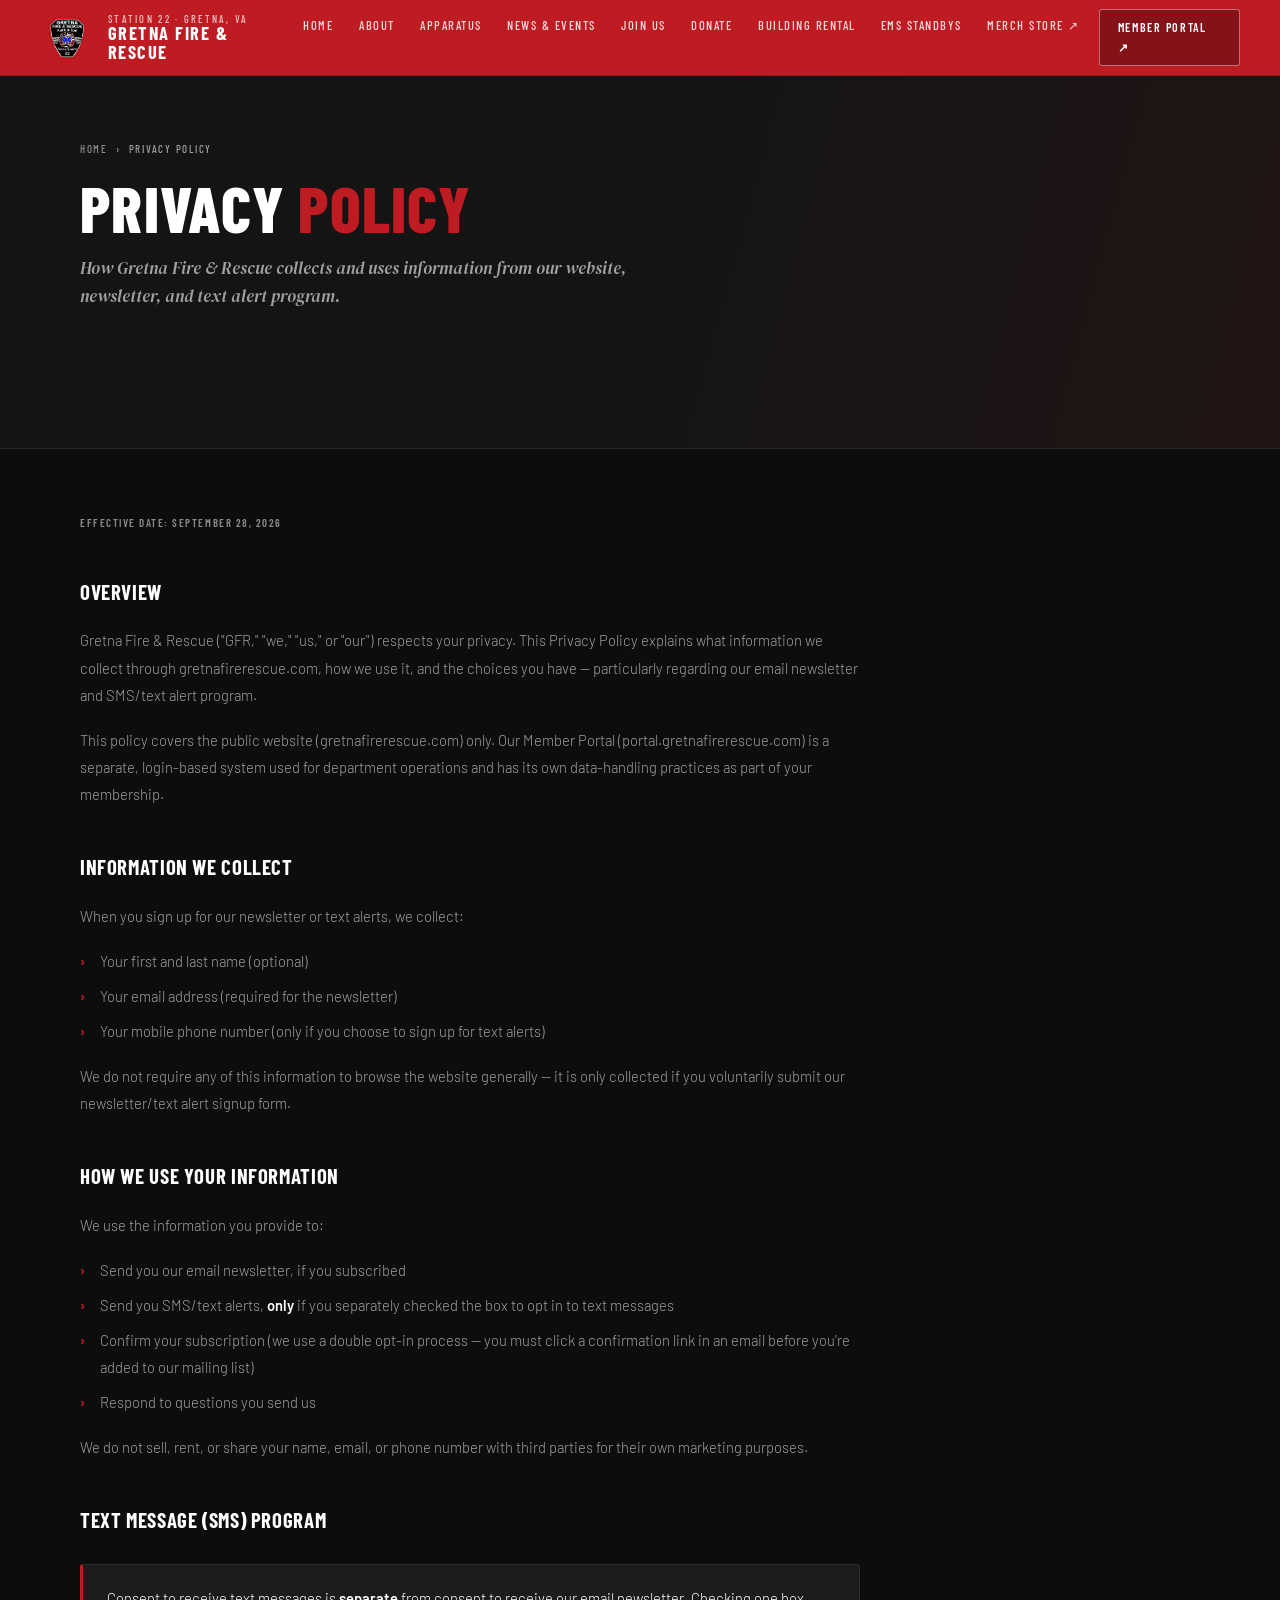
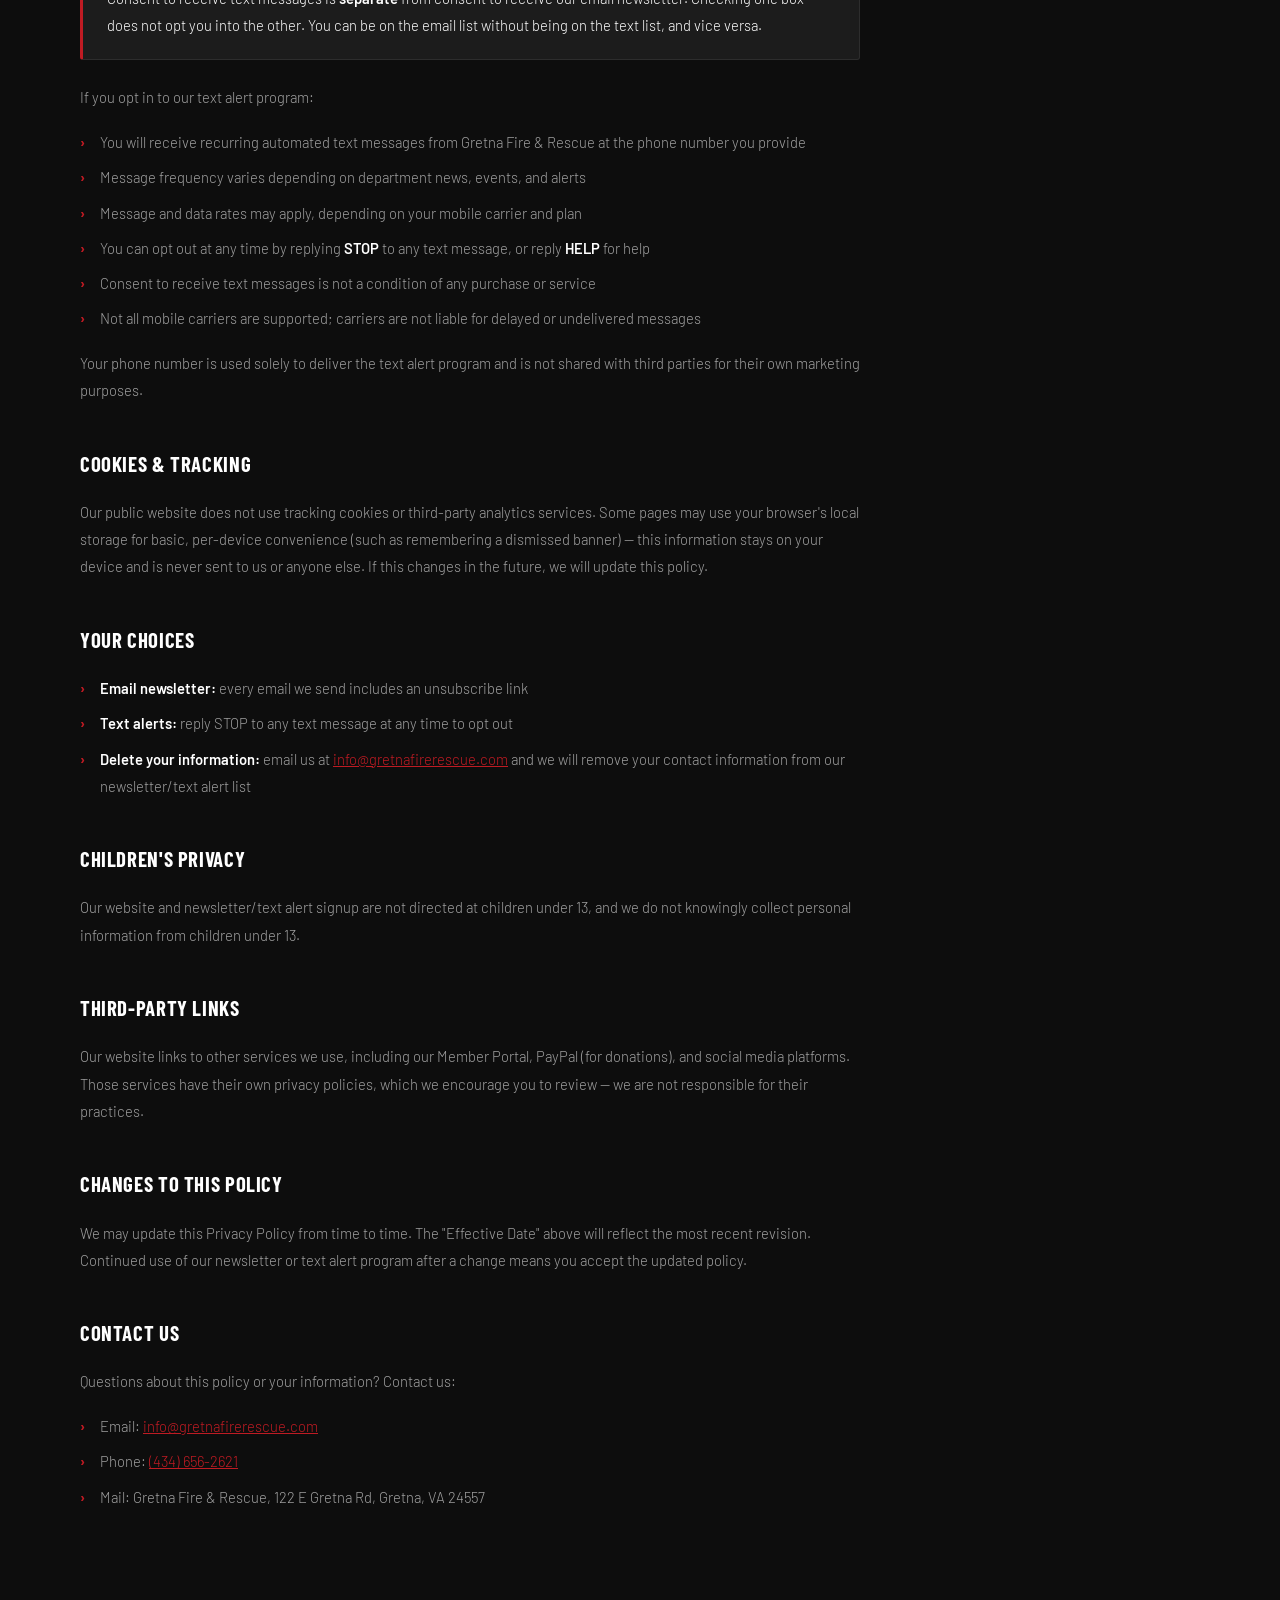
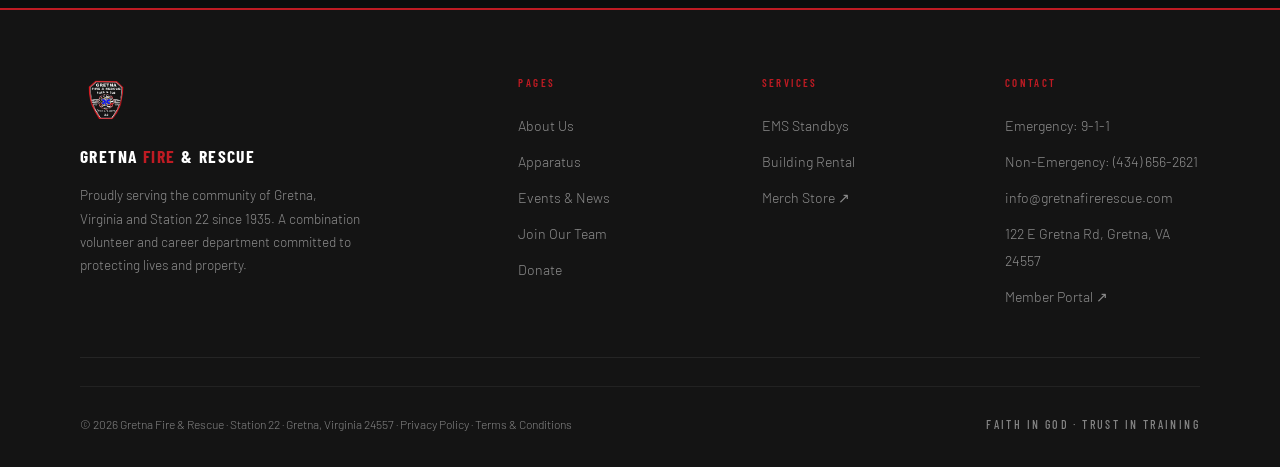
<file: privacy.html>
<!DOCTYPE html>
<html lang="en">
<head>
  <meta charset="UTF-8">
  <meta name="viewport" content="width=device-width, initial-scale=1.0">
  <meta name="description" content="Privacy Policy for Gretna Fire & Rescue — how we collect and use information from our newsletter and text alert signup.">
  <title>Privacy Policy | Gretna Fire & Rescue</title>
  <!-- Open Graph / social share preview -->
  <meta property="og:type" content="website">
  <meta property="og:url" content="https://gretnafirerescue.com/privacy.html">
  <meta property="og:site_name" content="Gretna Fire & Rescue">
  <meta property="og:title" content="Privacy Policy | Gretna Fire &amp; Rescue">
  <meta property="og:description" content="Privacy Policy for Gretna Fire &amp; Rescue — how we collect and use information from our newsletter and text alert signup.">
  <meta property="og:image" content="https://gretnafirerescue.com/images/banner.png">
  <meta property="og:image:width" content="2172">
  <meta property="og:image:height" content="724">
  <meta name="twitter:card" content="summary_large_image">
  <meta name="twitter:title" content="Privacy Policy | Gretna Fire &amp; Rescue">
  <meta name="twitter:description" content="Privacy Policy for Gretna Fire &amp; Rescue — how we collect and use information from our newsletter and text alert signup.">
  <meta name="twitter:image" content="https://gretnafirerescue.com/images/banner.png">
  <link rel="icon" type="image/png" href="images/patch.png">
  <link rel="stylesheet" href="css/style.css">
  <style>

    /* ── PAGE HERO ── */
    .page-hero {
      position: relative;
      background: var(--ink);
      padding-top: var(--nav-h);
      border-bottom: 1px solid rgba(255,255,255,0.08);
      overflow: hidden;
    }

    .page-hero-bg {
      position: absolute;
      inset: 0;
      background: linear-gradient(105deg, var(--ink) 50%, rgba(191,27,35,0.08) 100%);
    }

    .page-hero-inner {
      padding: 4rem 0 3.5rem;
      position: relative;
      z-index: 1;
    }

    .breadcrumb {
      display: flex;
      align-items: center;
      gap: 8px;
      font-family: var(--font-display);
      font-size: 0.68rem;
      font-weight: 500;
      letter-spacing: 0.16em;
      text-transform: uppercase;
      color: var(--muted);
      margin-bottom: 1.25rem;
    }
    .breadcrumb a { color: var(--muted); transition: color 0.2s; }
    .breadcrumb a:hover { color: var(--white); }
    .breadcrumb span { color: var(--ash); }

    .page-hero-title {
      font-family: var(--font-display);
      font-size: clamp(2.2rem, 5vw, 4rem);
      font-weight: 800;
      letter-spacing: 0.02em;
      text-transform: uppercase;
      line-height: 0.95;
      margin-bottom: 1rem;
    }
    .page-hero-title em { font-style: normal; color: var(--red); }

    .page-hero-sub {
      font-family: var(--font-serif);
      font-size: 1.05rem;
      font-style: italic;
      color: var(--ash);
      max-width: 560px;
      line-height: 1.7;
    }

    /* ── LEGAL CONTENT ── */
    .legal-section {
      background: var(--black);
      padding: 4rem 0 5rem;
    }

    .legal-body {
      max-width: 780px;
      color: var(--ash);
      font-size: 0.92rem;
      font-weight: 300;
      line-height: 1.85;
    }

    .legal-updated {
      font-family: var(--font-display);
      font-size: 0.68rem;
      font-weight: 600;
      letter-spacing: 0.14em;
      text-transform: uppercase;
      color: var(--muted);
      margin-bottom: 2.5rem;
    }

    .legal-body h2 {
      font-family: var(--font-display);
      font-size: 1.3rem;
      font-weight: 700;
      letter-spacing: 0.03em;
      text-transform: uppercase;
      color: var(--white);
      margin: 2.5rem 0 1rem;
    }
    .legal-body h2:first-child { margin-top: 0; }

    .legal-body p { margin-bottom: 1.1rem; }

    .legal-body ul {
      list-style: none;
      margin-bottom: 1.1rem;
      display: flex;
      flex-direction: column;
      gap: 0.5rem;
    }
    .legal-body ul li { padding-left: 1.25rem; position: relative; }
    .legal-body ul li::before {
      content: '›';
      position: absolute;
      left: 0;
      color: var(--red);
      font-weight: 700;
    }

    .legal-body strong { color: var(--white); font-weight: 600; }
    .legal-body a { color: var(--red); text-decoration: underline; }
    .legal-body a:hover { color: var(--white); }

    .legal-callout {
      margin: 1.5rem 0;
      padding: 1.25rem 1.5rem;
      border: 1px solid rgba(255,255,255,0.08);
      border-left: 3px solid var(--red);
      border-radius: var(--radius);
      background: var(--charcoal);
    }
    .legal-callout p { margin-bottom: 0; color: var(--white); }

  </style>
</head>
<body>

  <!-- NAV -->
  <nav class="nav scrolled">
    <a href="index.html" class="nav-brand">
      <img src="images/patch.png" alt="GFR Patch" class="nav-patch">
      <div class="nav-wordmark">
        <span class="nav-wordmark-top">Station 22 · Gretna, VA</span>
        <span class="nav-wordmark-main">Gretna <em>Fire</em> & Rescue</span>
      </div>
    </a>
    <ul class="nav-links">
      <li><a href="index.html">Home</a></li>
      <li><a href="about.html">About</a></li>
      <li><a href="apparatus.html">Apparatus</a></li>
      <li><a href="events.html">News & Events</a></li>
      <li><a href="recruitment.html">Join Us</a></li>
      <li><a href="donations.html">Donate</a></li>
      <li><a href="rental.html">Building Rental</a></li>
      <li><a href="standby.html">EMS Standbys</a></li>
      <li><a href="https://portal.gretnafirerescue.com/store.php" target="_blank" rel="noopener">Merch Store ↗</a></li>
    </ul>
    <a href="https://portal.gretnafirerescue.com" class="nav-portal" target="_blank" rel="noopener">Member Portal ↗</a>
    <button class="hamburger" id="hamburger" aria-label="Open menu" aria-expanded="false">
      <span></span><span></span><span></span>
    </button>
  </nav>

  <!-- MOBILE NAV -->
  <nav class="mobile-nav" id="mobileNav">
    <a href="index.html">Home</a>
    <a href="about.html">About</a>
    <a href="apparatus.html">Apparatus</a>
    <a href="events.html">News & Events</a>
    <a href="recruitment.html">Join Us</a>
    <a href="donations.html">Donate</a>
    <a href="rental.html">Building Rental</a>
    <a href="standby.html">EMS Standbys</a>
    <a href="https://portal.gretnafirerescue.com/store.php" target="_blank">Merch Store ↗</a>
    <a href="https://portal.gretnafirerescue.com" target="_blank">Member Portal ↗</a>
  </nav>

  <!-- PAGE HERO -->
  <div class="page-hero">
    <div class="page-hero-bg"></div>
    <div class="container">
      <div class="page-hero-inner">
        <div class="breadcrumb">
          <a href="index.html">Home</a>
          <span>›</span>
          <span>Privacy Policy</span>
        </div>
        <h1 class="page-hero-title">Privacy <em>Policy</em></h1>
        <p class="page-hero-sub">How Gretna Fire & Rescue collects and uses information from our website, newsletter, and text alert program.</p>
      </div>
    </div>
  </div>

  <!-- LEGAL CONTENT -->
  <div class="legal-section">
    <div class="container">
      <div class="legal-body">

        <p class="legal-updated">Effective Date: September 28, 2026</p>

        <h2>Overview</h2>
        <p>Gretna Fire & Rescue ("GFR," "we," "us," or "our") respects your privacy. This Privacy Policy explains what information we collect through gretnafirerescue.com, how we use it, and the choices you have — particularly regarding our email newsletter and SMS/text alert program.</p>
        <p>This policy covers the public website (gretnafirerescue.com) only. Our Member Portal (portal.gretnafirerescue.com) is a separate, login-based system used for department operations and has its own data-handling practices as part of your membership.</p>

        <h2>Information We Collect</h2>
        <p>When you sign up for our newsletter or text alerts, we collect:</p>
        <ul>
          <li>Your first and last name (optional)</li>
          <li>Your email address (required for the newsletter)</li>
          <li>Your mobile phone number (only if you choose to sign up for text alerts)</li>
        </ul>
        <p>We do not require any of this information to browse the website generally — it is only collected if you voluntarily submit our newsletter/text alert signup form.</p>

        <h2>How We Use Your Information</h2>
        <p>We use the information you provide to:</p>
        <ul>
          <li>Send you our email newsletter, if you subscribed</li>
          <li>Send you SMS/text alerts, <strong>only</strong> if you separately checked the box to opt in to text messages</li>
          <li>Confirm your subscription (we use a double opt-in process — you must click a confirmation link in an email before you're added to our mailing list)</li>
          <li>Respond to questions you send us</li>
        </ul>
        <p>We do not sell, rent, or share your name, email, or phone number with third parties for their own marketing purposes.</p>

        <h2>Text Message (SMS) Program</h2>
        <div class="legal-callout">
          <p>Consent to receive text messages is <strong>separate</strong> from consent to receive our email newsletter. Checking one box does not opt you into the other. You can be on the email list without being on the text list, and vice versa.</p>
        </div>
        <p>If you opt in to our text alert program:</p>
        <ul>
          <li>You will receive recurring automated text messages from Gretna Fire & Rescue at the phone number you provide</li>
          <li>Message frequency varies depending on department news, events, and alerts</li>
          <li>Message and data rates may apply, depending on your mobile carrier and plan</li>
          <li>You can opt out at any time by replying <strong>STOP</strong> to any text message, or reply <strong>HELP</strong> for help</li>
          <li>Consent to receive text messages is not a condition of any purchase or service</li>
          <li>Not all mobile carriers are supported; carriers are not liable for delayed or undelivered messages</li>
        </ul>
        <p>Your phone number is used solely to deliver the text alert program and is not shared with third parties for their own marketing purposes.</p>

        <h2>Cookies & Tracking</h2>
        <p>Our public website does not use tracking cookies or third-party analytics services. Some pages may use your browser's local storage for basic, per-device convenience (such as remembering a dismissed banner) — this information stays on your device and is never sent to us or anyone else. If this changes in the future, we will update this policy.</p>

        <h2>Your Choices</h2>
        <ul>
          <li><strong>Email newsletter:</strong> every email we send includes an unsubscribe link</li>
          <li><strong>Text alerts:</strong> reply STOP to any text message at any time to opt out</li>
          <li><strong>Delete your information:</strong> email us at <a href="mailto:info@gretnafirerescue.com">info@gretnafirerescue.com</a> and we will remove your contact information from our newsletter/text alert list</li>
        </ul>

        <h2>Children's Privacy</h2>
        <p>Our website and newsletter/text alert signup are not directed at children under 13, and we do not knowingly collect personal information from children under 13.</p>

        <h2>Third-Party Links</h2>
        <p>Our website links to other services we use, including our Member Portal, PayPal (for donations), and social media platforms. Those services have their own privacy policies, which we encourage you to review — we are not responsible for their practices.</p>

        <h2>Changes to This Policy</h2>
        <p>We may update this Privacy Policy from time to time. The "Effective Date" above will reflect the most recent revision. Continued use of our newsletter or text alert program after a change means you accept the updated policy.</p>

        <h2>Contact Us</h2>
        <p>Questions about this policy or your information? Contact us:</p>
        <ul>
          <li>Email: <a href="mailto:info@gretnafirerescue.com">info@gretnafirerescue.com</a></li>
          <li>Phone: <a href="tel:4346562621">(434) 656-2621</a></li>
          <li>Mail: Gretna Fire & Rescue, 122 E Gretna Rd, Gretna, VA 24557</li>
        </ul>

      </div>
    </div>
  </div>

  <!-- FOOTER -->
  <footer class="footer">
    <div class="container">
      <div class="footer-grid">
        <div class="footer-brand">
          <img src="images/patch.png" alt="Gretna Fire & Rescue" class="footer-brand-patch">
          <div class="footer-brand-name">Gretna <em>Fire</em> & Rescue</div>
          <p>Proudly serving the community of Gretna, Virginia and Station 22 since 1935. A combination volunteer and career department committed to protecting lives and property.</p>
        </div>
        <div class="footer-col">
          <h4>Pages</h4>
          <ul>
            <li><a href="about.html">About Us</a></li>
            <li><a href="apparatus.html">Apparatus</a></li>
            <li><a href="events.html">Events & News</a></li>
            <li><a href="recruitment.html">Join Our Team</a></li>
            <li><a href="donations.html">Donate</a></li>
          </ul>
        </div>
        <div class="footer-col">
          <h4>Services</h4>
          <ul>
            <li><a href="standby.html">EMS Standbys</a></li>
            <li><a href="rental.html">Building Rental</a></li>
            <li><a href="https://portal.gretnafirerescue.com/store.php" target="_blank" rel="noopener">Merch Store ↗</a></li>
          </ul>
        </div>
        <div class="footer-col">
          <h4>Contact</h4>
          <ul>
            <li><a href="tel:911">Emergency: 9-1-1</a></li>
            <li><a href="tel:4346562621">Non-Emergency: (434) 656-2621</a></li>
            <li><a href="mailto:info@gretnafirerescue.com">info@gretnafirerescue.com</a></li>
            <li><a href="https://maps.google.com/?q=122+East+Gretna+Road,+Gretna,+VA+24557" target="_blank" rel="noopener">122 E Gretna Rd, Gretna, VA 24557</a></li>
            <li><a href="https://portal.gretnafirerescue.com" target="_blank" rel="noopener">Member Portal ↗</a></li>
          </ul>
        </div>
      </div>
      <div class="divider"></div>
      <div class="footer-bottom" style="margin-top: 1.75rem;">
        <p>© 2026 Gretna Fire & Rescue · Station 22 · Gretna, Virginia 24557 · <a href="privacy.html">Privacy Policy</a> · <a href="terms.html">Terms & Conditions</a></p>
        <p class="footer-motto">Faith In God · Trust In Training</p>
      </div>
    </div>
  </footer>

  <script src="js/main.js"></script>
</body>
</html>
</file>
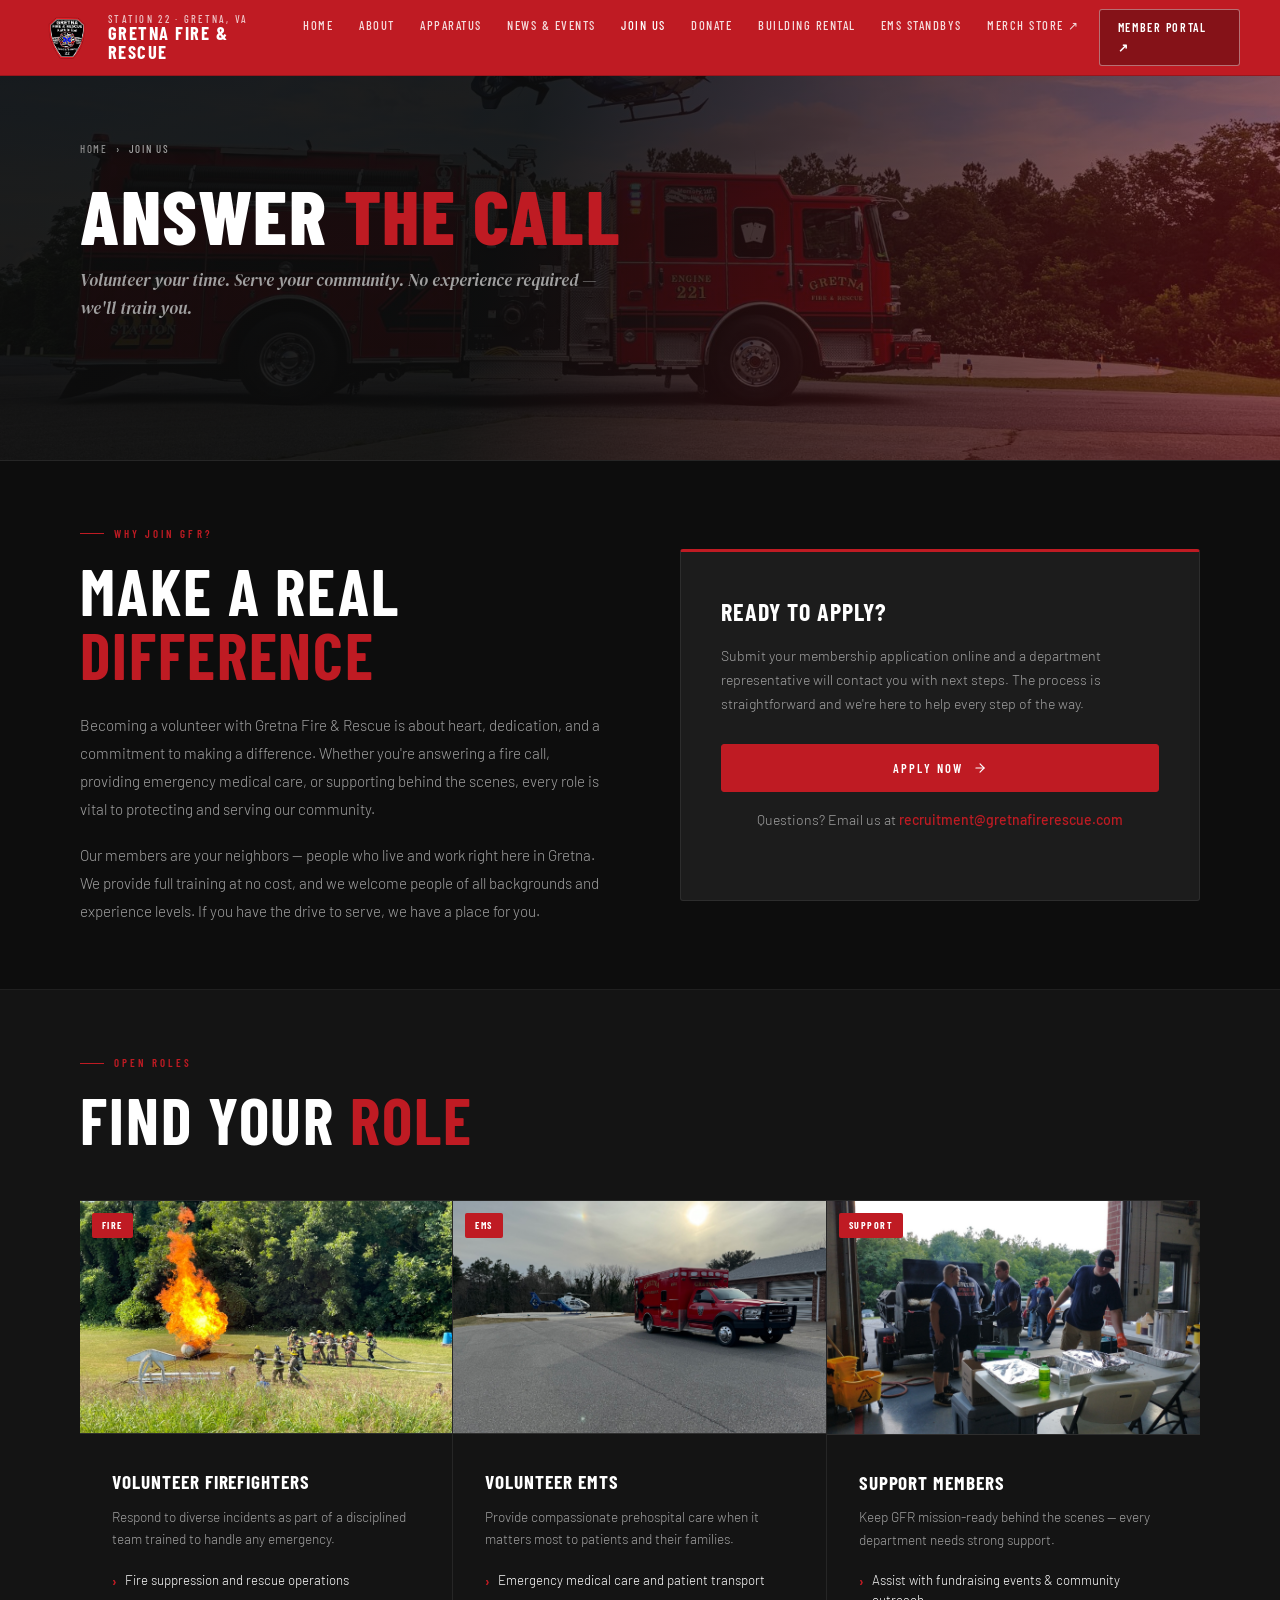
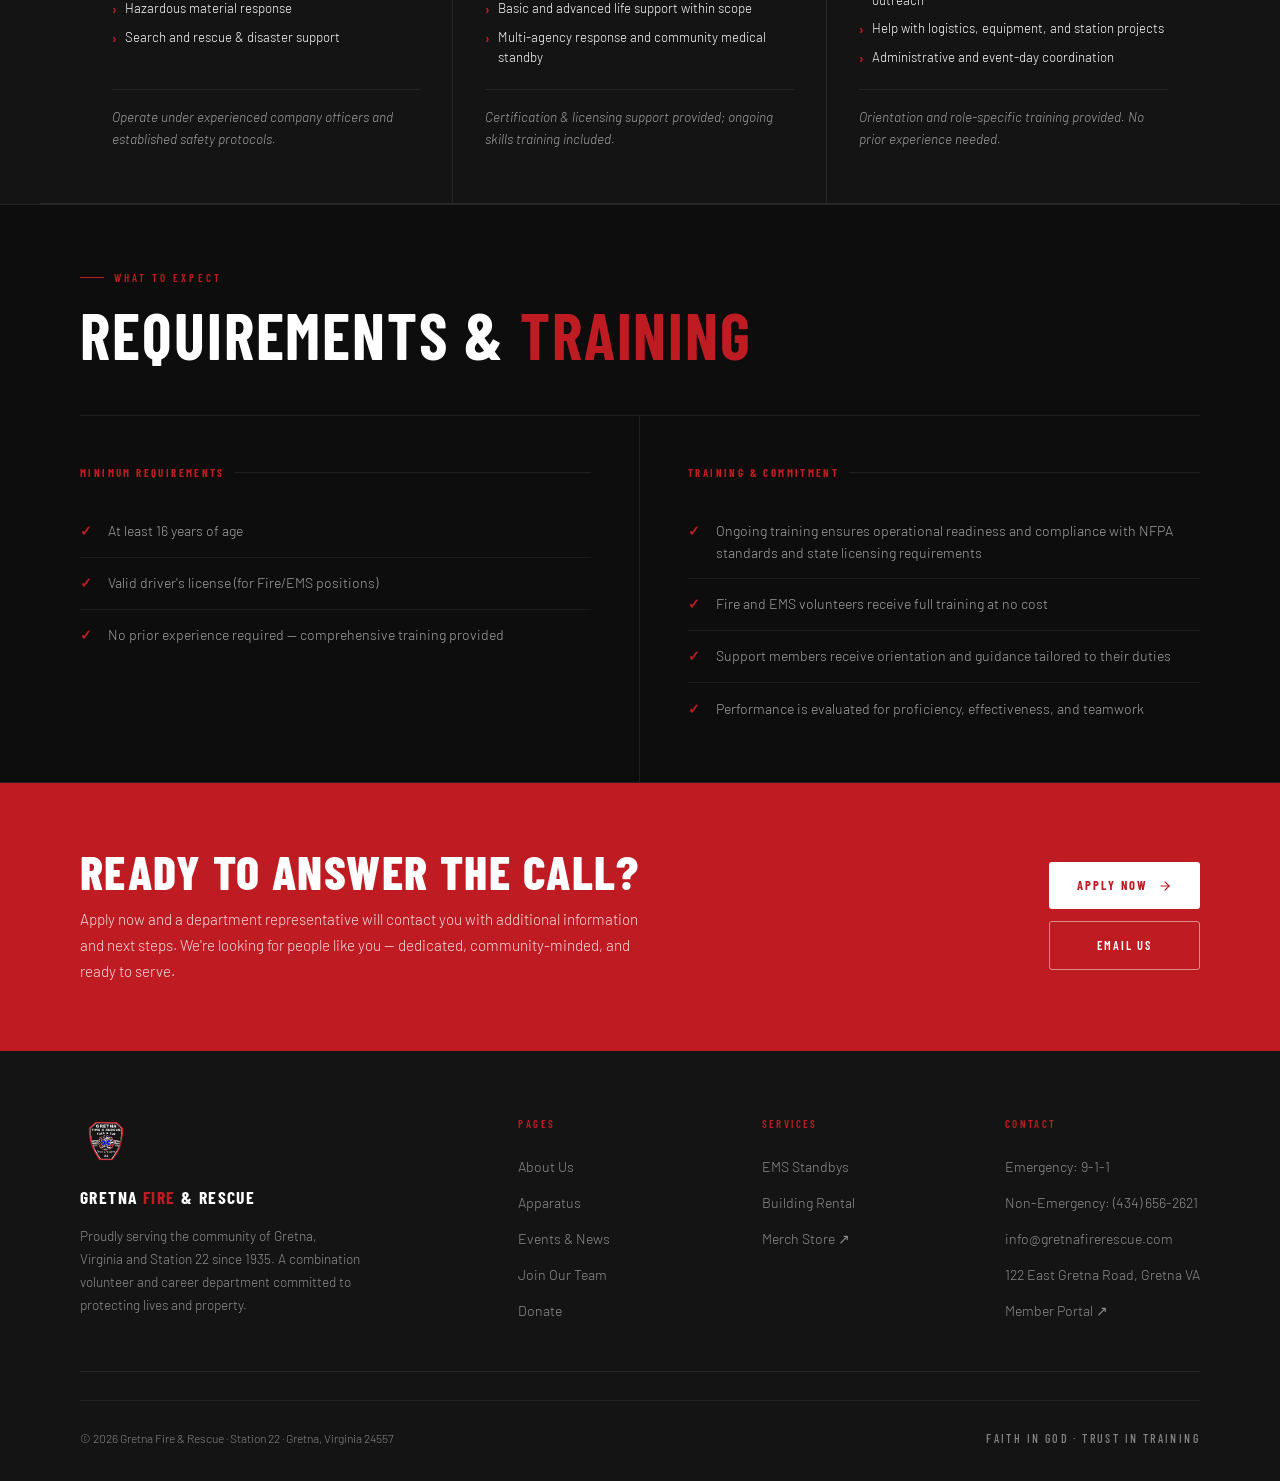
<file: recruitment.html>
<!DOCTYPE html>
<html lang="en">
<head>
  <meta charset="UTF-8">
  <meta name="viewport" content="width=device-width, initial-scale=1.0">
  <meta name="description" content="Join Gretna Fire & Rescue as a volunteer firefighter, EMT, or support member. Serve your community with training provided and roles for all experience levels.">
  <title>Join Us | Gretna Fire & Rescue</title>
  <!-- Open Graph / social share preview -->
  <meta property="og:type" content="website">
  <meta property="og:url" content="https://gretnafirerescue.com/recruitment.html">
  <meta property="og:site_name" content="Gretna Fire & Rescue">
  <meta property="og:title" content="Join Us | Gretna Fire &amp; Rescue">
  <meta property="og:description" content="Join Gretna Fire &amp; Rescue as a volunteer firefighter, EMT, or support member. Serve your community with training provided and roles for all experience levels.">
  <meta property="og:image" content="https://gretnafirerescue.com/images/banner.png">
  <meta property="og:image:width" content="2172">
  <meta property="og:image:height" content="724">
  <meta name="twitter:card" content="summary_large_image">
  <meta name="twitter:title" content="Join Us | Gretna Fire &amp; Rescue">
  <meta name="twitter:description" content="Join Gretna Fire &amp; Rescue as a volunteer firefighter, EMT, or support member. Serve your community with training provided and roles for all experience levels.">
  <meta name="twitter:image" content="https://gretnafirerescue.com/images/banner.png">
  <link rel="icon" type="image/png" href="images/patch.png">
  <link rel="stylesheet" href="css/style.css">
  <style>

    /* ── PAGE HERO ── */
    .page-hero {
      position: relative;
      background: var(--ink);
      padding-top: var(--nav-h);
      border-bottom: 1px solid rgba(255,255,255,0.08);
      overflow: hidden;
    }

    .page-hero-bg {
      position: absolute;
      inset: 0;
      background-image: url('images/recruitment-hero.jpg');
      background-position: center 65%;
      background-size: cover;
      background-repeat: no-repeat;
    }

    .page-hero-bg::after {
      content: '';
      position: absolute;
      inset: 0;
      background: linear-gradient(105deg, rgba(13,13,13,0.88) 40%, rgba(191,27,35,0.35) 100%), rgba(0,0,0,0.35);
    }

    .page-hero-inner {
      padding: 4rem 0 3.5rem;
      position: relative;
      z-index: 1;
    }

    .breadcrumb {
      display: flex;
      align-items: center;
      gap: 8px;
      font-family: var(--font-display);
      font-size: 0.68rem;
      font-weight: 500;
      letter-spacing: 0.16em;
      text-transform: uppercase;
      color: var(--muted);
      margin-bottom: 1.25rem;
    }
    .breadcrumb a { color: var(--muted); transition: color 0.2s; }
    .breadcrumb a:hover { color: var(--white); }
    .breadcrumb span { color: var(--ash); }

    .page-hero-title {
      font-family: var(--font-display);
      font-size: clamp(2.5rem, 6vw, 5rem);
      font-weight: 800;
      letter-spacing: 0.02em;
      text-transform: uppercase;
      line-height: 0.95;
      margin-bottom: 1rem;
    }
    .page-hero-title em { font-style: normal; color: var(--red); }

    .page-hero-sub {
      font-family: var(--font-serif);
      font-size: 1.05rem;
      font-style: italic;
      color: var(--ash);
      max-width: 520px;
      line-height: 1.7;
    }

    /* ── INTRO ── */
    .intro-section {
      background: var(--black);
      border-bottom: 1px solid rgba(255,255,255,0.08);
      padding: 4rem 0;
    }

    .intro-grid {
      display: grid;
      grid-template-columns: 1fr 1fr;
      gap: 5rem;
      align-items: center;
    }

    .intro-body {
      font-size: 0.95rem;
      font-weight: 300;
      color: var(--ash);
      line-height: 1.85;
    }

    .intro-body p + p { margin-top: 1.1rem; }

    .intro-cta-box {
      background: var(--charcoal);
      border: 1px solid rgba(255,255,255,0.08);
      border-top: 3px solid var(--red);
      border-radius: var(--radius);
      padding: 2.5rem;
    }

    .intro-cta-box h3 {
      font-family: var(--font-display);
      font-size: 1.5rem;
      font-weight: 700;
      letter-spacing: 0.04em;
      text-transform: uppercase;
      margin-bottom: 0.75rem;
    }

    .intro-cta-box p {
      font-size: 0.88rem;
      font-weight: 300;
      color: var(--ash);
      line-height: 1.7;
      margin-bottom: 1.75rem;
    }

    .intro-cta-box .btn { width: 100%; justify-content: center; }

    .contact-note {
      margin-top: 1rem;
      font-size: 0.78rem;
      color: var(--muted);
      text-align: center;
    }

    .contact-note a {
      color: var(--red);
      font-weight: 500;
      transition: color 0.2s;
    }

    .contact-note a:hover { color: var(--white); }

    /* ── ROLES ── */
    .roles-section {
      background: var(--ink);
      border-bottom: 1px solid rgba(255,255,255,0.08);
    }

    .roles-header {
      padding: 4rem 0 3rem;
      border-bottom: 1px solid rgba(255,255,255,0.08);
    }

    .roles-grid {
      display: grid;
      grid-template-columns: repeat(3, 1fr);
      border-bottom: 1px solid rgba(255,255,255,0.08);
    }

    .role-card {
      border-right: 1px solid rgba(255,255,255,0.08);
      display: flex;
      flex-direction: column;
    }

    .role-card:last-child { border-right: none; }

    .role-img-placeholder {
      width: 100%;
      aspect-ratio: 16/10;
      background: var(--charcoal);
      border-bottom: 1px solid rgba(255,255,255,0.08);
      display: flex;
      align-items: center;
      justify-content: center;
      font-size: 3rem;
      position: relative;
      overflow: hidden;
    }

    .role-img-placeholder img {
      position: absolute;
      inset: 0;
      width: 100%;
      height: 100%;
      object-fit: cover;
    }

    .role-badge {
      position: absolute;
      top: 12px;
      left: 12px;
      font-family: var(--font-display);
      font-size: 0.62rem;
      font-weight: 700;
      letter-spacing: 0.15em;
      text-transform: uppercase;
      background: var(--red);
      color: var(--white);
      padding: 4px 10px;
      border-radius: 2px;
    }

    .role-body { padding: 2rem; flex: 1; display: flex; flex-direction: column; }

    .role-body h3 {
      font-family: var(--font-display);
      font-size: 1.2rem;
      font-weight: 700;
      letter-spacing: 0.05em;
      text-transform: uppercase;
      margin-bottom: 0.5rem;
    }

    .role-body > p {
      font-size: 0.85rem;
      font-weight: 300;
      color: var(--ash);
      margin-bottom: 1.25rem;
      line-height: 1.65;
    }

    .role-list {
      list-style: none;
      display: flex;
      flex-direction: column;
      gap: 0.5rem;
      margin-bottom: 1.25rem;
      flex: 1;
    }

    .role-list li {
      display: flex;
      align-items: flex-start;
      gap: 8px;
      font-size: 0.83rem;
      font-weight: 300;
      color: var(--white);
      line-height: 1.5;
    }

    .role-list li::before {
      content: '›';
      color: var(--red);
      font-weight: 700;
      flex-shrink: 0;
      margin-top: 1px;
    }

    .role-note {
      font-size: 0.78rem;
      font-style: italic;
      color: var(--muted);
      line-height: 1.55;
      border-top: 1px solid rgba(255,255,255,0.07);
      padding-top: 1rem;
      margin-top: auto;
    }

    /* ── REQUIREMENTS & TRAINING ── */
    .reqs-section {
      background: var(--black);
      border-bottom: 1px solid rgba(255,255,255,0.08);
    }

    .reqs-header {
      padding: 4rem 0 3rem;
      border-bottom: 1px solid rgba(255,255,255,0.08);
    }

    .reqs-grid {
      display: grid;
      grid-template-columns: 1fr 1fr;
      gap: 0;
    }

    .reqs-col {
      padding: 3rem 3rem 3rem 0;
      border-right: 1px solid rgba(255,255,255,0.08);
    }

    .reqs-col:last-child {
      padding: 3rem 0 3rem 3rem;
      border-right: none;
    }

    .reqs-col-title {
      font-family: var(--font-display);
      font-size: 0.68rem;
      font-weight: 700;
      letter-spacing: 0.22em;
      text-transform: uppercase;
      color: var(--red);
      margin-bottom: 1.5rem;
      display: flex;
      align-items: center;
      gap: 10px;
    }

    .reqs-col-title::after {
      content: '';
      flex: 1;
      height: 1px;
      background: rgba(255,255,255,0.08);
    }

    .reqs-col h3 {
      font-family: var(--font-display);
      font-size: 1.3rem;
      font-weight: 700;
      letter-spacing: 0.04em;
      text-transform: uppercase;
      margin-bottom: 1.25rem;
    }

    .req-list {
      list-style: none;
      display: flex;
      flex-direction: column;
      gap: 0;
    }

    .req-list li {
      display: flex;
      align-items: flex-start;
      gap: 1rem;
      padding: 0.9rem 0;
      border-bottom: 1px solid rgba(255,255,255,0.06);
      font-size: 0.88rem;
      font-weight: 300;
      color: var(--ash);
      line-height: 1.55;
    }

    .req-list li:last-child { border-bottom: none; }

    .req-list li::before {
      content: '✓';
      color: var(--red);
      font-weight: 700;
      flex-shrink: 0;
      font-family: var(--font-display);
      font-size: 0.9rem;
    }

    /* ── APPLY CTA ── */
    .apply-section {
      background: var(--red);
      padding: 4rem 0;
    }

    .apply-inner {
      display: grid;
      grid-template-columns: 1fr auto;
      gap: 3rem;
      align-items: center;
    }

    .apply-inner h2 {
      font-family: var(--font-display);
      font-size: clamp(1.8rem, 4vw, 3rem);
      font-weight: 800;
      letter-spacing: 0.03em;
      text-transform: uppercase;
      line-height: 1;
      margin-bottom: 0.75rem;
    }

    .apply-inner p {
      font-size: 0.95rem;
      font-weight: 300;
      color: rgba(255,255,255,0.85);
      line-height: 1.7;
      max-width: 560px;
    }

    .apply-buttons {
      display: flex;
      flex-direction: column;
      gap: 0.75rem;
      flex-shrink: 0;
    }

    .btn-white {
      background: var(--white);
      color: var(--red);
      border-color: var(--white);
      font-family: var(--font-display);
      font-size: 0.78rem;
      font-weight: 700;
      letter-spacing: 0.16em;
      text-transform: uppercase;
      padding: 13px 28px;
      border-radius: var(--radius);
      display: inline-flex;
      align-items: center;
      gap: 10px;
      justify-content: center;
      transition: all 0.2s var(--ease);
      text-decoration: none;
    }

    .btn-white:hover {
      background: var(--off-white);
      transform: translateY(-2px);
    }

    .btn-white svg {
      width: 14px; height: 14px;
      stroke: var(--red); fill: none;
      stroke-width: 2; stroke-linecap: round; stroke-linejoin: round;
    }

    .btn-ghost-white {
      background: transparent;
      color: var(--white);
      border: 1.5px solid rgba(255,255,255,0.5);
      font-family: var(--font-display);
      font-size: 0.78rem;
      font-weight: 600;
      letter-spacing: 0.16em;
      text-transform: uppercase;
      padding: 13px 28px;
      border-radius: var(--radius);
      display: inline-flex;
      align-items: center;
      gap: 10px;
      justify-content: center;
      transition: all 0.2s var(--ease);
      text-decoration: none;
    }

    .btn-ghost-white:hover {
      border-color: var(--white);
      background: rgba(255,255,255,0.1);
    }

    /* RESPONSIVE */
    @media (max-width: 960px) {
      .intro-grid { grid-template-columns: 1fr; gap: 2.5rem; }
      .roles-grid { grid-template-columns: 1fr; }
      .role-card { border-right: none; border-bottom: 1px solid rgba(255,255,255,0.08); }
      .role-card:last-child { border-bottom: none; }
      .reqs-grid { grid-template-columns: 1fr; }
      .reqs-col { padding: 2.5rem 0; border-right: none; border-bottom: 1px solid rgba(255,255,255,0.08); }
      .reqs-col:last-child { border-bottom: none; }
      .apply-inner { grid-template-columns: 1fr; }
      .apply-buttons { flex-direction: row; flex-wrap: wrap; }
    }

  </style>
</head>
<body>

  <!-- NAV -->
  <nav class="nav scrolled">
    <a href="index.html" class="nav-brand">
      <img src="images/patch.png" alt="GFR Patch" class="nav-patch">
      <div class="nav-wordmark">
        <span class="nav-wordmark-top">Station 22 · Gretna, VA</span>
        <span class="nav-wordmark-main">Gretna <em>Fire</em> & Rescue</span>
      </div>
    </a>
    <ul class="nav-links">
      <li><a href="index.html">Home</a></li>
      <li><a href="about.html">About</a></li>
      <li><a href="apparatus.html">Apparatus</a></li>
      <li><a href="events.html">News & Events</a></li>
      <li><a href="recruitment.html">Join Us</a></li>
      <li><a href="donations.html">Donate</a></li>
      <li><a href="rental.html">Building Rental</a></li>
      <li><a href="standby.html">EMS Standbys</a></li>
      <li><a href="https://portal.gretnafirerescue.com/store.php" target="_blank" rel="noopener">Merch Store ↗</a></li>
    </ul>
    <a href="https://portal.gretnafirerescue.com" class="nav-portal" target="_blank" rel="noopener">Member Portal ↗</a>
    <button class="hamburger" id="hamburger" aria-label="Open menu" aria-expanded="false">
      <span></span><span></span><span></span>
    </button>
  </nav>

  <!-- MOBILE NAV -->
  <nav class="mobile-nav" id="mobileNav">
    <a href="index.html">Home</a>
    <a href="about.html">About</a>
    <a href="apparatus.html">Apparatus</a>
    <a href="events.html">News & Events</a>
    <a href="recruitment.html">Join Us</a>
    <a href="donations.html">Donate</a>
    <a href="rental.html">Building Rental</a>
    <a href="standby.html">EMS Standbys</a>
    <a href="https://portal.gretnafirerescue.com/store.php" target="_blank">Merch Store ↗</a>
    <a href="https://portal.gretnafirerescue.com" target="_blank">Member Portal ↗</a>
  </nav>

  <!-- PAGE HERO -->
  <div class="page-hero">
    <div class="page-hero-bg"></div>
    <div class="container">
      <div class="page-hero-inner">
        <div class="breadcrumb">
          <a href="index.html">Home</a>
          <span>›</span>
          <span>Join Us</span>
        </div>
        <h1 class="page-hero-title">Answer <em>The Call</em></h1>
        <p class="page-hero-sub">Volunteer your time. Serve your community. No experience required — we'll train you.</p>
      </div>
    </div>
  </div>

  <!-- INTRO -->
  <div class="intro-section">
    <div class="container">
      <div class="intro-grid">
        <div>
          <span class="label">Why Join GFR?</span>
          <h2 class="h2" style="margin-bottom: 1.5rem;">Make a Real <span class="accent">Difference</span></h2>
          <div class="intro-body">
            <p>Becoming a volunteer with Gretna Fire & Rescue is about heart, dedication, and a commitment to making a difference. Whether you're answering a fire call, providing emergency medical care, or supporting behind the scenes, every role is vital to protecting and serving our community.</p>
            <p>Our members are your neighbors — people who live and work right here in Gretna. We provide full training at no cost, and we welcome people of all backgrounds and experience levels. If you have the drive to serve, we have a place for you.</p>
          </div>
        </div>
        <div class="intro-cta-box">
          <h3>Ready to Apply?</h3>
          <p>Submit your membership application online and a department representative will contact you with next steps. The process is straightforward and we're here to help every step of the way.</p>
          <a href="https://portal.gretnafirerescue.com/apply.php" target="_blank" rel="noopener" class="btn btn-red" style="width:100%; justify-content:center;">
            Apply Now
            <svg viewBox="0 0 24 24"><line x1="5" y1="12" x2="19" y2="12"/><polyline points="12 5 19 12 12 19"/></svg>
          </a>
          <p class="contact-note">Questions? Email us at <a href="mailto:recruitment@gretnafirerescue.com">recruitment@gretnafirerescue.com</a></p>
        </div>
      </div>
    </div>
  </div>

  <!-- ROLES -->
  <div class="roles-section">
    <div class="container">
      <div class="roles-header">
        <span class="label">Open Roles</span>
        <h2 class="h2">Find Your <span class="accent">Role</span></h2>
      </div>
    </div>
    <div class="roles-grid" style="max-width: var(--max-w); margin: 0 auto; padding: 0 2.5rem;">

      <!-- FIREFIGHTER -->
      <div class="role-card">
        <div class="role-img-placeholder">
          <img src="images/recruitment-fire.jpg" alt="Gretna Fire & Rescue firefighters operating a hose during live-fire training">
          <span class="role-badge">Fire</span>
        </div>
        <div class="role-body">
          <h3>Volunteer Firefighters</h3>
          <p>Respond to diverse incidents as part of a disciplined team trained to handle any emergency.</p>
          <ul class="role-list">
            <li>Fire suppression and rescue operations</li>
            <li>Hazardous material response</li>
            <li>Search and rescue & disaster support</li>
          </ul>
          <p class="role-note">Operate under experienced company officers and established safety protocols.</p>
        </div>
      </div>

      <!-- EMS -->
      <div class="role-card">
        <div class="role-img-placeholder">
          <img src="images/recruitment-ems.jpg" alt="Gretna Fire & Rescue ambulance staged with a medical helicopter on the helipad">
          <span class="role-badge">EMS</span>
        </div>
        <div class="role-body">
          <h3>Volunteer EMTs</h3>
          <p>Provide compassionate prehospital care when it matters most to patients and their families.</p>
          <ul class="role-list">
            <li>Emergency medical care and patient transport</li>
            <li>Basic and advanced life support within scope</li>
            <li>Multi-agency response and community medical standby</li>
          </ul>
          <p class="role-note">Certification & licensing support provided; ongoing skills training included.</p>
        </div>
      </div>

      <!-- SUPPORT -->
      <div class="role-card">
        <div class="role-img-placeholder">
          <img src="images/recruitment-support.jpg" alt="Gretna Fire & Rescue members working a community fundraiser cookout">
          <span class="role-badge">Support</span>
        </div>
        <div class="role-body">
          <h3>Support Members</h3>
          <p>Keep GFR mission-ready behind the scenes — every department needs strong support.</p>
          <ul class="role-list">
            <li>Assist with fundraising events & community outreach</li>
            <li>Help with logistics, equipment, and station projects</li>
            <li>Administrative and event-day coordination</li>
          </ul>
          <p class="role-note">Orientation and role-specific training provided. No prior experience needed.</p>
        </div>
      </div>

    </div>
  </div>

  <!-- REQUIREMENTS & TRAINING -->
  <div class="reqs-section">
    <div class="container">
      <div class="reqs-header">
        <span class="label">What To Expect</span>
        <h2 class="h2">Requirements & <span class="accent">Training</span></h2>
      </div>
      <div class="reqs-grid">
        <div class="reqs-col">
          <div class="reqs-col-title">Minimum Requirements</div>
          <ul class="req-list">
            <li>At least 16 years of age</li>
            <li>Valid driver's license (for Fire/EMS positions)</li>
            <li>No prior experience required — comprehensive training provided</li>
          </ul>
        </div>
        <div class="reqs-col">
          <div class="reqs-col-title">Training & Commitment</div>
          <ul class="req-list">
            <li>Ongoing training ensures operational readiness and compliance with NFPA standards and state licensing requirements</li>
            <li>Fire and EMS volunteers receive full training at no cost</li>
            <li>Support members receive orientation and guidance tailored to their duties</li>
            <li>Performance is evaluated for proficiency, effectiveness, and teamwork</li>
          </ul>
        </div>
      </div>
    </div>
  </div>

  <!-- APPLY CTA -->
  <div class="apply-section">
    <div class="container">
      <div class="apply-inner">
        <div>
          <h2>Ready to Answer the Call?</h2>
          <p>Apply now and a department representative will contact you with additional information and next steps. We're looking for people like you — dedicated, community-minded, and ready to serve.</p>
        </div>
        <div class="apply-buttons">
          <a href="https://portal.gretnafirerescue.com/apply.php" target="_blank" rel="noopener" class="btn-white">
            Apply Now
            <svg viewBox="0 0 24 24"><line x1="5" y1="12" x2="19" y2="12"/><polyline points="12 5 19 12 12 19"/></svg>
          </a>
          <a href="mailto:recruitment@gretnafirerescue.com" class="btn-ghost-white">
            Email Us
          </a>
        </div>
      </div>
    </div>
  </div>

  <!-- FOOTER -->
  <footer class="footer">
    <div class="container">
      <div class="footer-grid">
        <div class="footer-brand">
          <img src="images/patch.png" alt="Gretna Fire & Rescue" class="footer-brand-patch">
          <div class="footer-brand-name">Gretna <em>Fire</em> & Rescue</div>
          <p>Proudly serving the community of Gretna, Virginia and Station 22 since 1935. A combination volunteer and career department committed to protecting lives and property.</p>
        </div>
        <div class="footer-col">
          <h4>Pages</h4>
          <ul>
            <li><a href="about.html">About Us</a></li>
            <li><a href="apparatus.html">Apparatus</a></li>
            <li><a href="events.html">Events & News</a></li>
            <li><a href="recruitment.html">Join Our Team</a></li>
            <li><a href="donations.html">Donate</a></li>
          </ul>
        </div>
        <div class="footer-col">
          <h4>Services</h4>
          <ul>
            <li><a href="standby.html">EMS Standbys</a></li>
            <li><a href="rental.html">Building Rental</a></li>
            <li><a href="https://portal.gretnafirerescue.com/store.php" target="_blank" rel="noopener">Merch Store ↗</a></li>
          </ul>
        </div>
        <div class="footer-col">
          <h4>Contact</h4>
          <ul>
            <li><a href="tel:911">Emergency: 9-1-1</a></li>
            <li><a href="tel:4346562621">Non-Emergency: (434) 656-2621</a></li>
            <li><a href="mailto:info@gretnafirerescue.com">info@gretnafirerescue.com</a></li>
            <li><a href="https://maps.google.com/?q=122+East+Gretna+Road,+Gretna,+VA+24557" target="_blank" rel="noopener">122 East Gretna Road, Gretna VA</a></li>
            <li><a href="https://portal.gretnafirerescue.com" target="_blank" rel="noopener">Member Portal ↗</a></li>
          </ul>
        </div>
      </div>
      <div class="divider"></div>
      <div class="footer-bottom" style="margin-top: 1.75rem;">
        <p>© 2026 Gretna Fire & Rescue · Station 22 · Gretna, Virginia 24557</p>
        <p class="footer-motto">Faith In God · Trust In Training</p>
      </div>
    </div>
  </footer>

  <script src="js/main.js"></script>
  <script src="js/content.js"></script>
</body>
</html>
</file>
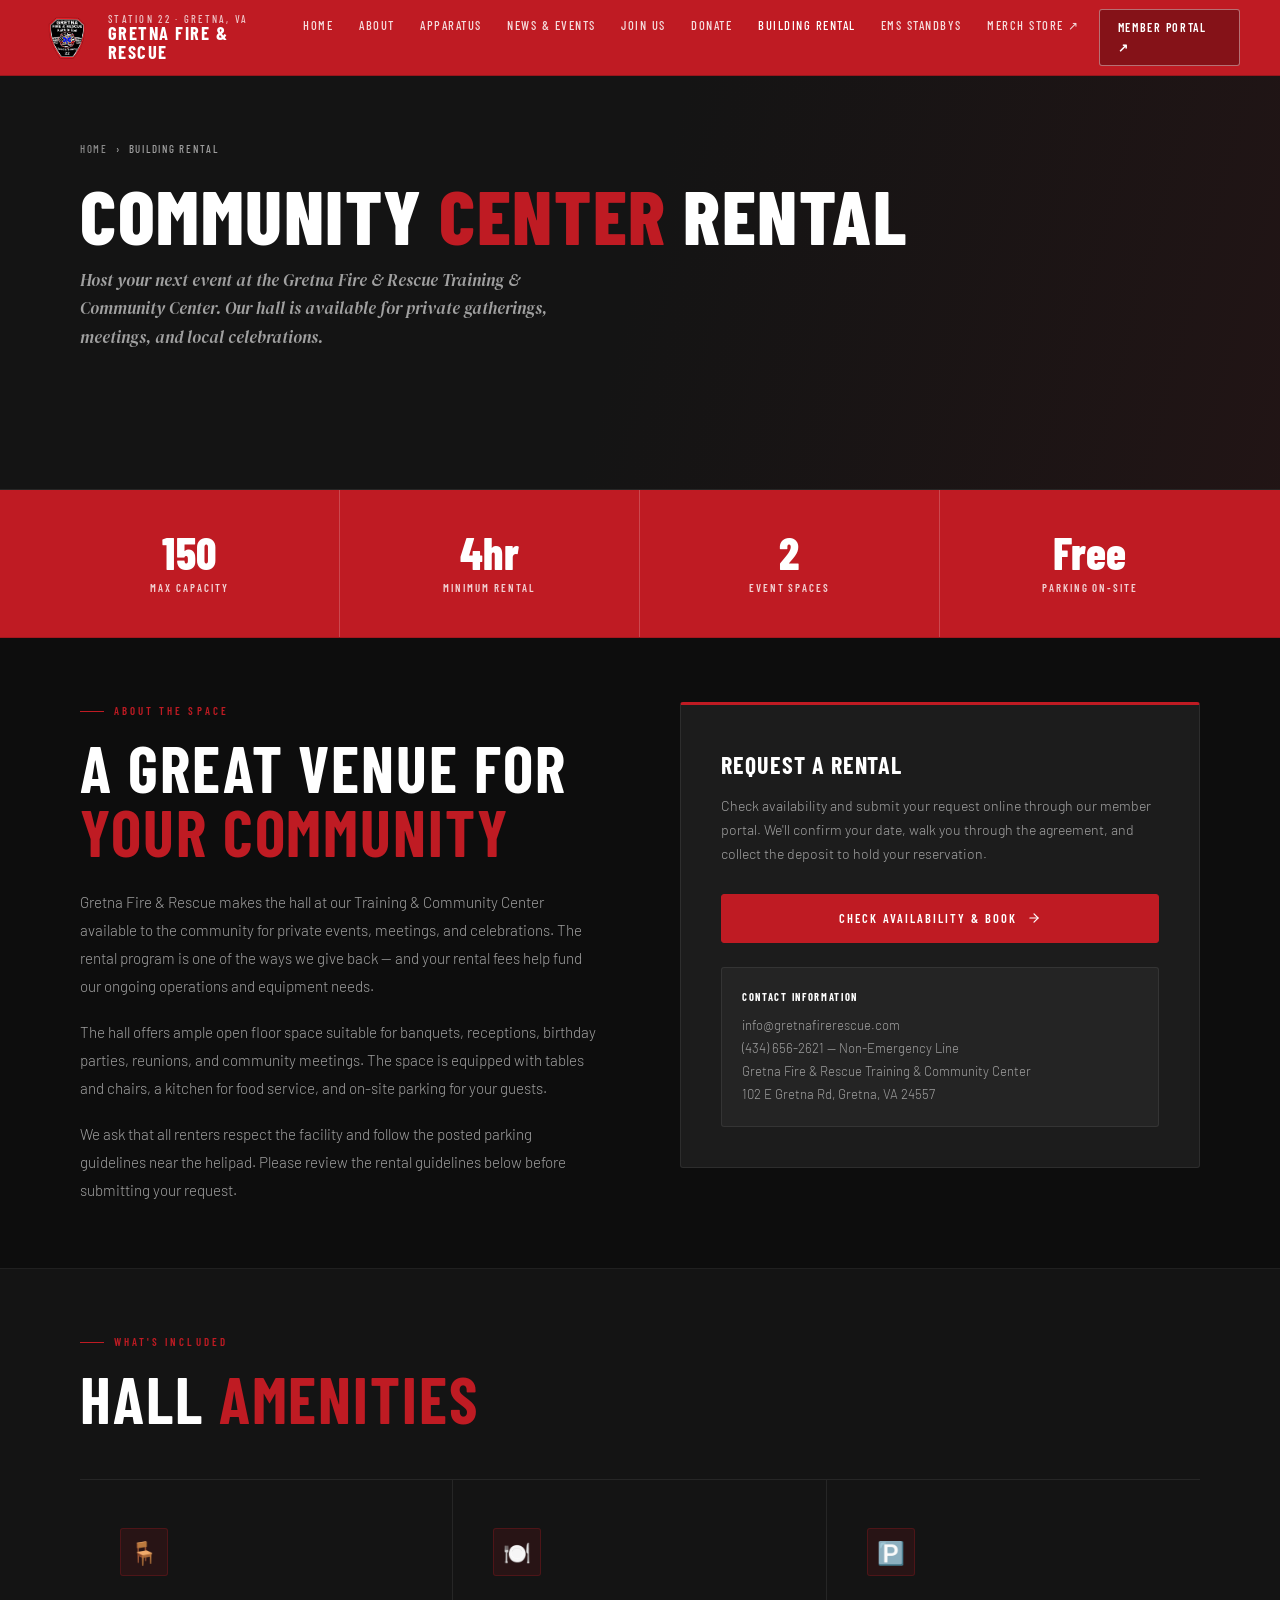
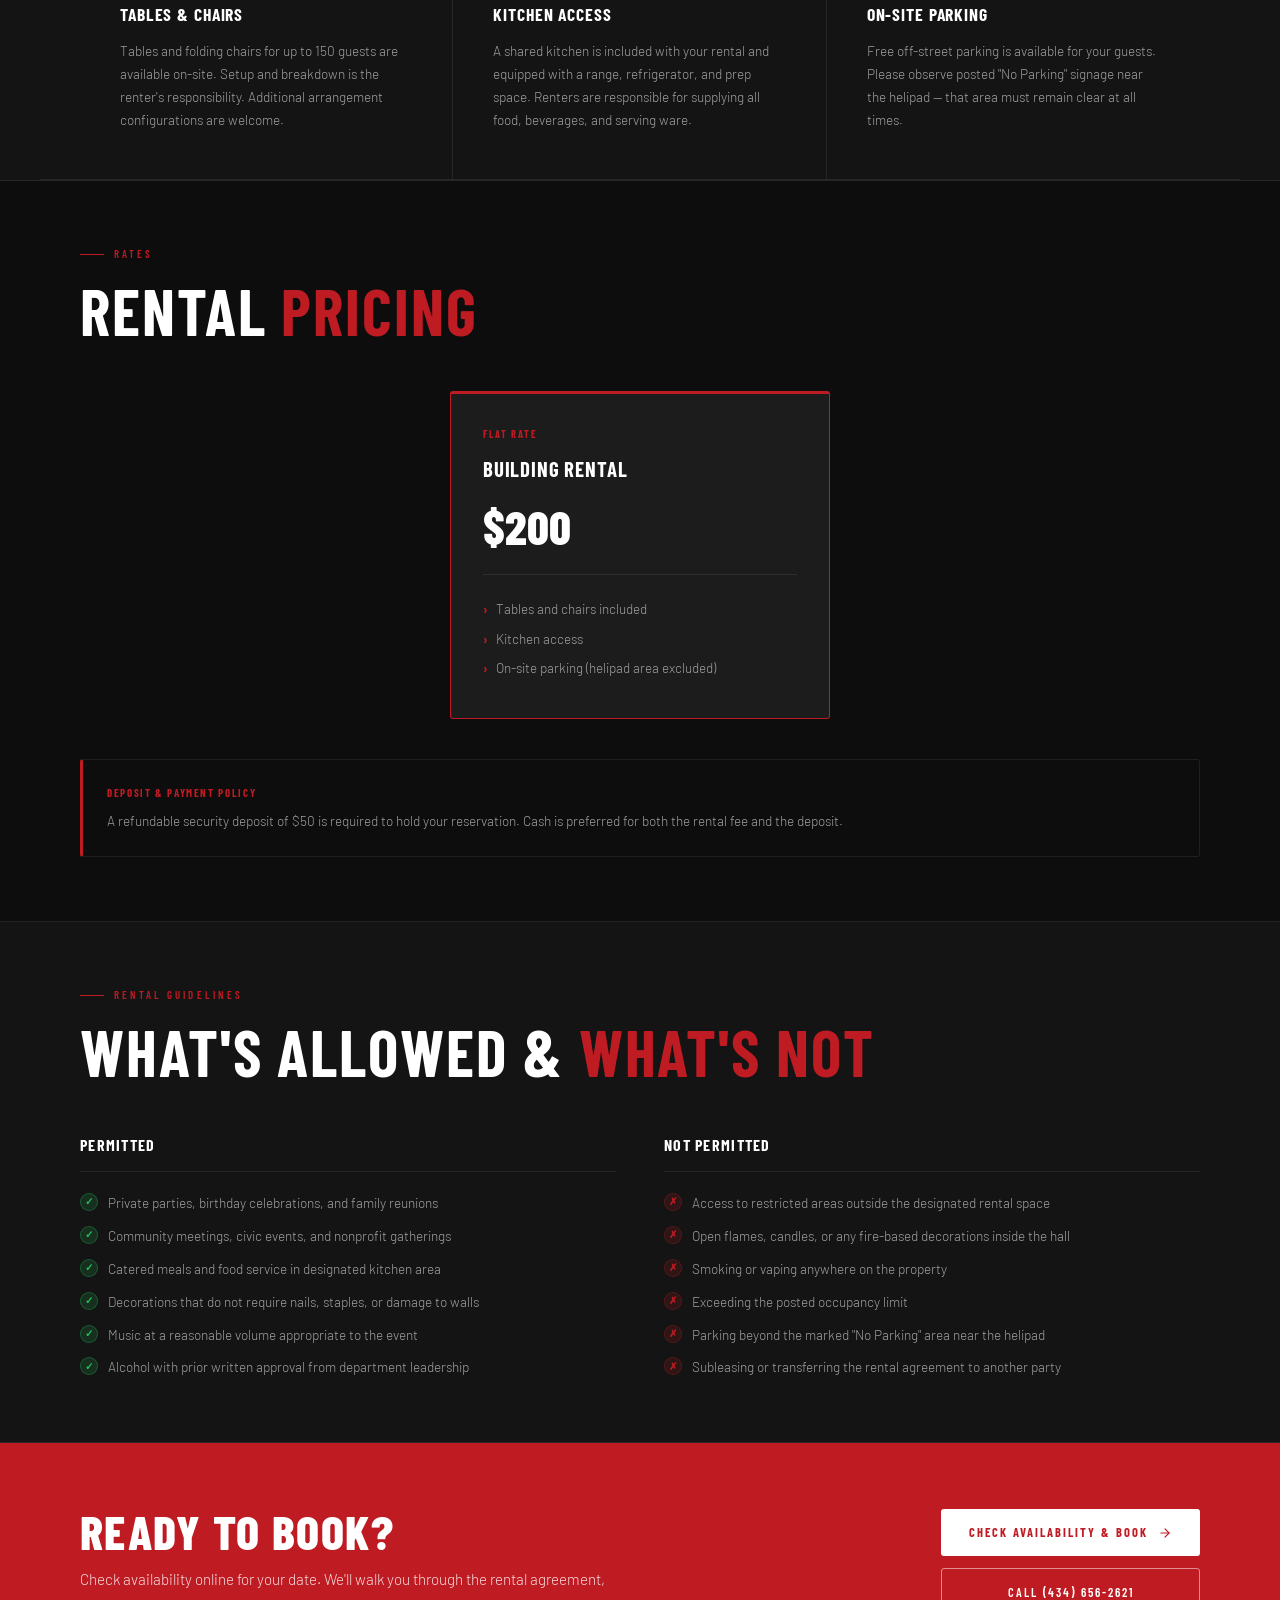
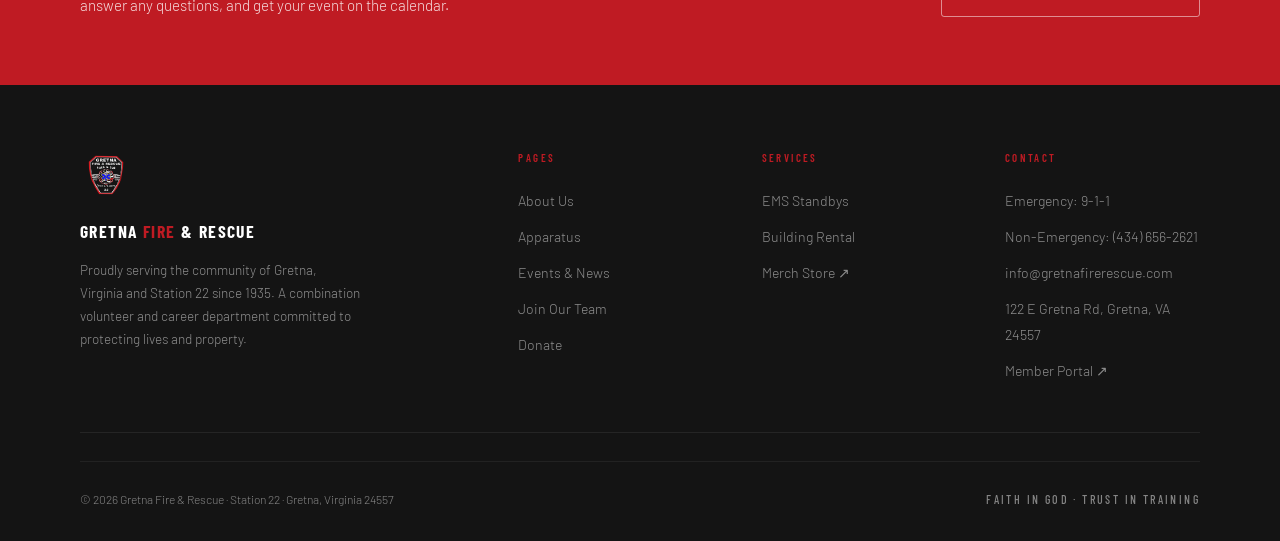
<file: rental.html>
<!DOCTYPE html>
<html lang="en">
<head>
  <meta charset="UTF-8">
  <meta name="viewport" content="width=device-width, initial-scale=1.0">
  <meta name="description" content="Rent the hall at the Gretna Fire & Rescue Training & Community Center for your next event. Available for private parties, meetings, and local gatherings in Gretna, Virginia.">
  <title>Building Rental | Gretna Fire & Rescue</title>
  <!-- Open Graph / social share preview -->
  <meta property="og:type" content="website">
  <meta property="og:url" content="https://gretnafirerescue.com/rental.html">
  <meta property="og:site_name" content="Gretna Fire & Rescue">
  <meta property="og:title" content="Building Rental | Gretna Fire &amp; Rescue">
  <meta property="og:description" content="Rent the hall at the Gretna Fire &amp; Rescue Training &amp; Community Center for your next event. Available for private parties, meetings, and local gatherings in Gretna, Virginia.">
  <meta property="og:image" content="https://gretnafirerescue.com/images/banner.png">
  <meta property="og:image:width" content="2172">
  <meta property="og:image:height" content="724">
  <meta name="twitter:card" content="summary_large_image">
  <meta name="twitter:title" content="Building Rental | Gretna Fire &amp; Rescue">
  <meta name="twitter:description" content="Rent the hall at the Gretna Fire &amp; Rescue Training &amp; Community Center for your next event. Available for private parties, meetings, and local gatherings in Gretna, Virginia.">
  <meta name="twitter:image" content="https://gretnafirerescue.com/images/banner.png">
  <link rel="icon" type="image/png" href="images/patch.png">
  <link rel="stylesheet" href="css/style.css">
  <style>

    /* ── PAGE HERO ── */
    .page-hero {
      position: relative;
      background: var(--ink);
      padding-top: var(--nav-h);
      border-bottom: 1px solid rgba(255,255,255,0.08);
      overflow: hidden;
    }

    .page-hero-bg {
      position: absolute;
      inset: 0;
      background: linear-gradient(105deg, var(--ink) 50%, rgba(191,27,35,0.08) 100%);
    }

    .page-hero-inner {
      padding: 4rem 0 3.5rem;
      position: relative;
      z-index: 1;
    }

    .breadcrumb {
      display: flex;
      align-items: center;
      gap: 8px;
      font-family: var(--font-display);
      font-size: 0.68rem;
      font-weight: 500;
      letter-spacing: 0.16em;
      text-transform: uppercase;
      color: var(--muted);
      margin-bottom: 1.25rem;
    }
    .breadcrumb a { color: var(--muted); transition: color 0.2s; }
    .breadcrumb a:hover { color: var(--white); }
    .breadcrumb span { color: var(--ash); }

    .page-hero-title {
      font-family: var(--font-display);
      font-size: clamp(2.5rem, 6vw, 5rem);
      font-weight: 800;
      letter-spacing: 0.02em;
      text-transform: uppercase;
      line-height: 0.95;
      margin-bottom: 1rem;
    }
    .page-hero-title em { font-style: normal; color: var(--red); }

    .page-hero-sub {
      font-family: var(--font-serif);
      font-size: 1.05rem;
      font-style: italic;
      color: var(--ash);
      max-width: 520px;
      line-height: 1.7;
    }

    /* ── QUICK FACTS STRIP ── */
    .facts-strip {
      background: var(--red);
      border-bottom: 1px solid rgba(0,0,0,0.15);
    }

    .facts-strip-grid {
      display: grid;
      grid-template-columns: repeat(4, 1fr);
    }

    .fact-stat {
      padding: 2.5rem 2rem;
      border-right: 1px solid rgba(255,255,255,0.2);
      text-align: center;
    }

    .fact-stat:last-child { border-right: none; }

    .fact-stat-num {
      font-family: var(--font-display);
      font-size: 2.8rem;
      font-weight: 800;
      letter-spacing: 0.01em;
      line-height: 1;
      margin-bottom: 0.3rem;
    }

    .fact-stat-label {
      font-family: var(--font-display);
      font-size: 0.68rem;
      font-weight: 600;
      letter-spacing: 0.18em;
      text-transform: uppercase;
      color: rgba(255,255,255,0.8);
    }

    /* ── INTRO ── */
    .intro-section {
      background: var(--black);
      border-bottom: 1px solid rgba(255,255,255,0.08);
      padding: 4rem 0;
    }

    .intro-grid {
      display: grid;
      grid-template-columns: 1fr 1fr;
      gap: 5rem;
      align-items: start;
    }

    .intro-body {
      font-size: 0.95rem;
      font-weight: 300;
      color: var(--ash);
      line-height: 1.85;
    }

    .intro-body p + p { margin-top: 1.1rem; }

    /* ── BOOKING BOX ── */
    .booking-box {
      background: var(--charcoal);
      border: 1px solid rgba(255,255,255,0.08);
      border-top: 3px solid var(--red);
      border-radius: var(--radius);
      padding: 2.5rem;
    }

    .booking-box h3 {
      font-family: var(--font-display);
      font-size: 1.5rem;
      font-weight: 700;
      letter-spacing: 0.04em;
      text-transform: uppercase;
      margin-bottom: 0.6rem;
    }

    .booking-box > p {
      font-size: 0.88rem;
      font-weight: 300;
      color: var(--ash);
      line-height: 1.7;
      margin-bottom: 1.75rem;
    }

    .booking-box .btn { width: 100%; justify-content: center; }

    .contact-detail {
      margin-top: 1.5rem;
      padding: 1.25rem;
      background: rgba(255,255,255,0.04);
      border: 1px solid rgba(255,255,255,0.07);
      border-radius: var(--radius);
      font-size: 0.82rem;
      font-weight: 300;
      color: var(--ash);
      line-height: 1.75;
    }

    .contact-detail strong {
      display: block;
      font-family: var(--font-display);
      font-size: 0.66rem;
      font-weight: 700;
      letter-spacing: 0.16em;
      text-transform: uppercase;
      color: var(--white);
      margin-bottom: 0.5rem;
    }

    .contact-detail a {
      color: var(--ash);
      transition: color 0.2s;
    }

    .contact-detail a:hover { color: var(--white); }

    /* ── AMENITIES ── */
    .amenities-section {
      background: var(--ink);
      border-bottom: 1px solid rgba(255,255,255,0.08);
    }

    .amenities-header {
      padding: 4rem 0 3rem;
      border-bottom: 1px solid rgba(255,255,255,0.08);
    }

    .amenities-grid {
      display: grid;
      grid-template-columns: repeat(3, 1fr);
      border-bottom: 1px solid rgba(255,255,255,0.08);
    }

    .amenity-card {
      border-right: 1px solid rgba(255,255,255,0.08);
      padding: 3rem 2.5rem;
      display: flex;
      flex-direction: column;
    }

    .amenity-card:last-child { border-right: none; }

    .amenity-icon {
      width: 48px;
      height: 48px;
      background: rgba(191,27,35,0.12);
      border: 1px solid rgba(191,27,35,0.25);
      border-radius: var(--radius);
      display: flex;
      align-items: center;
      justify-content: center;
      margin-bottom: 1.5rem;
      font-size: 1.4rem;
    }

    .amenity-card h3 {
      font-family: var(--font-display);
      font-size: 1.1rem;
      font-weight: 700;
      letter-spacing: 0.05em;
      text-transform: uppercase;
      margin-bottom: 0.6rem;
    }

    .amenity-card p {
      font-size: 0.85rem;
      font-weight: 300;
      color: var(--ash);
      line-height: 1.7;
      flex: 1;
    }

    /* ── PRICING ── */
    .pricing-section {
      background: var(--black);
      border-bottom: 1px solid rgba(255,255,255,0.08);
      padding: 4rem 0;
    }

    .pricing-header {
      margin-bottom: 3rem;
    }

    .pricing-grid {
      display: grid;
      grid-template-columns: 1fr;
      max-width: 380px;
      margin: 0 auto;
      gap: 1.5rem;
    }

    .pricing-card {
      background: var(--charcoal);
      border: 1px solid rgba(255,255,255,0.08);
      border-radius: var(--radius);
      padding: 2rem 2rem 2.5rem;
      display: flex;
      flex-direction: column;
    }

    .pricing-card.featured {
      border-color: var(--red);
      border-top-width: 3px;
    }

    .pricing-tag {
      font-family: var(--font-display);
      font-size: 0.65rem;
      font-weight: 700;
      letter-spacing: 0.18em;
      text-transform: uppercase;
      color: var(--red);
      margin-bottom: 0.5rem;
    }

    .pricing-card h3 {
      font-family: var(--font-display);
      font-size: 1.3rem;
      font-weight: 700;
      letter-spacing: 0.04em;
      text-transform: uppercase;
      margin-bottom: 1rem;
    }

    .pricing-rate {
      display: flex;
      align-items: baseline;
      gap: 4px;
      margin-bottom: 1.5rem;
      padding-bottom: 1.5rem;
      border-bottom: 1px solid rgba(255,255,255,0.08);
    }

    .pricing-amount {
      font-family: var(--font-display);
      font-size: 3rem;
      font-weight: 800;
      line-height: 1;
    }

    .pricing-unit {
      font-family: var(--font-display);
      font-size: 0.8rem;
      font-weight: 500;
      letter-spacing: 0.08em;
      color: var(--ash);
      text-transform: uppercase;
    }

    .pricing-includes {
      list-style: none;
      display: flex;
      flex-direction: column;
      gap: 0.6rem;
      flex: 1;
    }

    .pricing-includes li {
      display: flex;
      align-items: flex-start;
      gap: 8px;
      font-size: 0.84rem;
      font-weight: 300;
      color: var(--ash);
      line-height: 1.5;
    }

    .pricing-includes li::before {
      content: '›';
      color: var(--red);
      font-weight: 700;
      flex-shrink: 0;
    }

    .deposit-note {
      margin-top: 2.5rem;
      padding: 1.5rem;
      border: 1px solid rgba(255,255,255,0.08);
      border-left: 3px solid var(--red);
      border-radius: var(--radius);
      font-size: 0.85rem;
      font-weight: 300;
      color: var(--ash);
      line-height: 1.7;
    }

    .deposit-note strong {
      display: block;
      font-family: var(--font-display);
      font-size: 0.68rem;
      font-weight: 700;
      letter-spacing: 0.15em;
      text-transform: uppercase;
      color: var(--red);
      margin-bottom: 0.4rem;
    }

    /* ── RULES ── */
    .rules-section {
      background: var(--ink);
      border-bottom: 1px solid rgba(255,255,255,0.08);
      padding: 4rem 0;
    }

    .rules-header {
      margin-bottom: 3rem;
    }

    .rules-grid {
      display: grid;
      grid-template-columns: 1fr 1fr;
      gap: 3rem;
    }

    .rules-group h3 {
      font-family: var(--font-display);
      font-size: 1rem;
      font-weight: 700;
      letter-spacing: 0.08em;
      text-transform: uppercase;
      color: var(--white);
      margin-bottom: 1.25rem;
      padding-bottom: 0.75rem;
      border-bottom: 1px solid rgba(255,255,255,0.08);
    }

    .rules-list {
      list-style: none;
      display: flex;
      flex-direction: column;
      gap: 0.7rem;
    }

    .rules-list li {
      display: flex;
      align-items: flex-start;
      gap: 10px;
      font-size: 0.85rem;
      font-weight: 300;
      color: var(--ash);
      line-height: 1.6;
    }

    .rule-bullet {
      width: 18px;
      height: 18px;
      border-radius: 50%;
      display: flex;
      align-items: center;
      justify-content: center;
      flex-shrink: 0;
      margin-top: 1px;
      font-size: 0.65rem;
      font-weight: 800;
    }

    .rule-bullet.allowed {
      background: rgba(34,197,94,0.15);
      border: 1px solid rgba(34,197,94,0.3);
      color: #22c55e;
    }

    .rule-bullet.prohibited {
      background: rgba(191,27,35,0.15);
      border: 1px solid rgba(191,27,35,0.3);
      color: var(--red);
    }

    /* ── CTA ── */
    .cta-section {
      background: var(--red);
      padding: 4rem 0;
    }

    .cta-inner {
      display: grid;
      grid-template-columns: 1fr auto;
      gap: 3rem;
      align-items: center;
    }

    .cta-inner h2 {
      font-family: var(--font-display);
      font-size: clamp(1.8rem, 4vw, 3rem);
      font-weight: 800;
      letter-spacing: 0.03em;
      text-transform: uppercase;
      line-height: 1;
      margin-bottom: 0.75rem;
    }

    .cta-inner p {
      font-size: 0.95rem;
      font-weight: 300;
      color: rgba(255,255,255,0.85);
      line-height: 1.7;
      max-width: 560px;
    }

    .cta-buttons {
      display: flex;
      flex-direction: column;
      gap: 0.75rem;
      flex-shrink: 0;
    }

    .btn-white {
      background: var(--white);
      color: var(--red);
      border-color: var(--white);
      font-family: var(--font-display);
      font-size: 0.78rem;
      font-weight: 700;
      letter-spacing: 0.16em;
      text-transform: uppercase;
      padding: 13px 28px;
      border-radius: var(--radius);
      display: inline-flex;
      align-items: center;
      gap: 10px;
      justify-content: center;
      transition: all 0.2s var(--ease);
      text-decoration: none;
    }

    .btn-white:hover {
      background: rgba(255,255,255,0.9);
      transform: translateY(-2px);
    }

    .btn-ghost-white {
      background: transparent;
      color: var(--white);
      border: 1.5px solid rgba(255,255,255,0.5);
      font-family: var(--font-display);
      font-size: 0.78rem;
      font-weight: 600;
      letter-spacing: 0.16em;
      text-transform: uppercase;
      padding: 13px 28px;
      border-radius: var(--radius);
      display: inline-flex;
      align-items: center;
      gap: 10px;
      justify-content: center;
      transition: all 0.2s var(--ease);
      text-decoration: none;
    }

    .btn-ghost-white:hover {
      border-color: var(--white);
      background: rgba(255,255,255,0.1);
    }

    /* RESPONSIVE */
    @media (max-width: 960px) {
      .facts-strip-grid { grid-template-columns: repeat(2, 1fr); }
      .fact-stat:nth-child(2) { border-right: none; }
      .fact-stat:nth-child(3) { border-top: 1px solid rgba(255,255,255,0.2); }
      .fact-stat:nth-child(4) { border-top: 1px solid rgba(255,255,255,0.2); }
      .intro-grid { grid-template-columns: 1fr; gap: 2.5rem; }
      .amenities-grid { grid-template-columns: 1fr; }
      .amenity-card { border-right: none; border-bottom: 1px solid rgba(255,255,255,0.08); }
      .amenity-card:last-child { border-bottom: none; }
      .pricing-grid { grid-template-columns: 1fr; }
      .rules-grid { grid-template-columns: 1fr; }
      .cta-inner { grid-template-columns: 1fr; }
      .cta-buttons { flex-direction: row; flex-wrap: wrap; }
    }

    @media (max-width: 600px) {
      .facts-strip-grid { grid-template-columns: 1fr 1fr; }
    }

  </style>
</head>
<body>

  <!-- NAV -->
  <nav class="nav scrolled">
    <a href="index.html" class="nav-brand">
      <img src="images/patch.png" alt="GFR Patch" class="nav-patch">
      <div class="nav-wordmark">
        <span class="nav-wordmark-top">Station 22 · Gretna, VA</span>
        <span class="nav-wordmark-main">Gretna <em>Fire</em> & Rescue</span>
      </div>
    </a>
    <ul class="nav-links">
      <li><a href="index.html">Home</a></li>
      <li><a href="about.html">About</a></li>
      <li><a href="apparatus.html">Apparatus</a></li>
      <li><a href="events.html">News & Events</a></li>
      <li><a href="recruitment.html">Join Us</a></li>
      <li><a href="donations.html">Donate</a></li>
      <li><a href="rental.html" class="active">Building Rental</a></li>
      <li><a href="standby.html">EMS Standbys</a></li>
      <li><a href="https://portal.gretnafirerescue.com/store.php" target="_blank" rel="noopener">Merch Store ↗</a></li>
    </ul>
    <a href="https://portal.gretnafirerescue.com" class="nav-portal" target="_blank" rel="noopener">Member Portal ↗</a>
    <button class="hamburger" id="hamburger" aria-label="Open menu" aria-expanded="false">
      <span></span><span></span><span></span>
    </button>
  </nav>

  <!-- MOBILE NAV -->
  <nav class="mobile-nav" id="mobileNav">
    <a href="index.html">Home</a>
    <a href="about.html">About</a>
    <a href="apparatus.html">Apparatus</a>
    <a href="events.html">News & Events</a>
    <a href="recruitment.html">Join Us</a>
    <a href="donations.html">Donate</a>
    <a href="rental.html">Building Rental</a>
    <a href="standby.html">EMS Standbys</a>
    <a href="https://portal.gretnafirerescue.com/store.php" target="_blank">Merch Store ↗</a>
    <a href="https://portal.gretnafirerescue.com" target="_blank">Member Portal ↗</a>
  </nav>

  <!-- PAGE HERO -->
  <div class="page-hero">
    <div class="page-hero-bg"></div>
    <div class="container">
      <div class="page-hero-inner">
        <div class="breadcrumb">
          <a href="index.html">Home</a>
          <span>›</span>
          <span>Building Rental</span>
        </div>
        <h1 class="page-hero-title">Community <em>Center</em> Rental</h1>
        <p class="page-hero-sub">Host your next event at the Gretna Fire & Rescue Training & Community Center. Our hall is available for private gatherings, meetings, and local celebrations.</p>
      </div>
    </div>
  </div>

  <!-- QUICK FACTS STRIP -->
  <div class="facts-strip">
    <div class="container" style="padding: 0;">
      <div class="facts-strip-grid">
        <div class="fact-stat">
          <div class="fact-stat-num">150</div>
          <div class="fact-stat-label">Max Capacity</div>
        </div>
        <div class="fact-stat">
          <div class="fact-stat-num">4hr</div>
          <div class="fact-stat-label">Minimum Rental</div>
        </div>
        <div class="fact-stat">
          <div class="fact-stat-num">2</div>
          <div class="fact-stat-label">Event Spaces</div>
        </div>
        <div class="fact-stat">
          <div class="fact-stat-num">Free</div>
          <div class="fact-stat-label">Parking On-Site</div>
        </div>
      </div>
    </div>
  </div>

  <!-- INTRO -->
  <div class="intro-section">
    <div class="container">
      <div class="intro-grid">
        <div>
          <span class="label">About the Space</span>
          <h2 class="h2" style="margin-bottom: 1.5rem;">A Great Venue for <span class="accent">Your Community</span></h2>
          <div class="intro-body">
            <p>Gretna Fire & Rescue makes the hall at our Training & Community Center available to the community for private events, meetings, and celebrations. The rental program is one of the ways we give back — and your rental fees help fund our ongoing operations and equipment needs.</p>
            <p>The hall offers ample open floor space suitable for banquets, receptions, birthday parties, reunions, and community meetings. The space is equipped with tables and chairs, a kitchen for food service, and on-site parking for your guests.</p>
            <p>We ask that all renters respect the facility and follow the posted parking guidelines near the helipad. Please review the rental guidelines below before submitting your request.</p>
          </div>
        </div>
        <div class="booking-box">
          <h3>Request a Rental</h3>
          <p>Check availability and submit your request online through our member portal. We'll confirm your date, walk you through the agreement, and collect the deposit to hold your reservation.</p>
          <a href="https://portal.gretnafirerescue.com/building_calendar.php" target="_blank" rel="noopener" class="btn btn-red">
            Check Availability & Book
            <svg viewBox="0 0 24 24" style="width:14px;height:14px;stroke:currentColor;fill:none;stroke-width:2;stroke-linecap:round;stroke-linejoin:round;"><line x1="5" y1="12" x2="19" y2="12"/><polyline points="12 5 19 12 12 19"/></svg>
          </a>
          <div class="contact-detail">
            <strong>Contact Information</strong>
            <a href="mailto:info@gretnafirerescue.com">info@gretnafirerescue.com</a><br>
            <a href="tel:4346562621">(434) 656-2621</a> — Non-Emergency Line<br>
            Gretna Fire & Rescue Training & Community Center<br>
            102 E Gretna Rd, Gretna, VA 24557
          </div>
        </div>
      </div>
    </div>
  </div>

  <!-- AMENITIES -->
  <div class="amenities-section">
    <div class="container">
      <div class="amenities-header">
        <span class="label">What's Included</span>
        <h2 class="h2">Hall <span class="accent">Amenities</span></h2>
      </div>
    </div>
    <div class="amenities-grid" style="max-width: var(--max-w); margin: 0 auto; padding: 0 2.5rem;">

      <div class="amenity-card">
        <div class="amenity-icon">🪑</div>
        <h3>Tables &amp; Chairs</h3>
        <p>Tables and folding chairs for up to 150 guests are available on-site. Setup and breakdown is the renter's responsibility. Additional arrangement configurations are welcome.</p>
      </div>

      <div class="amenity-card">
        <div class="amenity-icon">🍽️</div>
        <h3>Kitchen Access</h3>
        <p>A shared kitchen is included with your rental and equipped with a range, refrigerator, and prep space. Renters are responsible for supplying all food, beverages, and serving ware.</p>
      </div>

      <div class="amenity-card">
        <div class="amenity-icon">🅿️</div>
        <h3>On-Site Parking</h3>
        <p>Free off-street parking is available for your guests. Please observe posted "No Parking" signage near the helipad — that area must remain clear at all times.</p>
      </div>

    </div>
  </div>

  <!-- PRICING -->
  <div class="pricing-section">
    <div class="container">
      <div class="pricing-header">
        <span class="label">Rates</span>
        <h2 class="h2">Rental <span class="accent">Pricing</span></h2>
      </div>
      <div class="pricing-grid">

        <div class="pricing-card featured">
          <div class="pricing-tag">Flat Rate</div>
          <h3>Building Rental</h3>
          <div class="pricing-rate">
            <span class="pricing-amount">$200</span>
          </div>
          <ul class="pricing-includes">
            <li>Tables and chairs included</li>
            <li>Kitchen access</li>
            <li>On-site parking (helipad area excluded)</li>
          </ul>
        </div>

      </div>
      <div class="deposit-note">
        <strong>Deposit &amp; Payment Policy</strong>
        A refundable security deposit of $50 is required to hold your reservation. Cash is preferred for both the rental fee and the deposit.
      </div>
    </div>
  </div>

  <!-- RULES -->
  <div class="rules-section">
    <div class="container">
      <div class="rules-header">
        <span class="label">Rental Guidelines</span>
        <h2 class="h2">What's Allowed &amp; <span class="accent">What's Not</span></h2>
      </div>
      <div class="rules-grid">

        <div class="rules-group">
          <h3>Permitted</h3>
          <ul class="rules-list">
            <li>
              <span class="rule-bullet allowed">✓</span>
              Private parties, birthday celebrations, and family reunions
            </li>
            <li>
              <span class="rule-bullet allowed">✓</span>
              Community meetings, civic events, and nonprofit gatherings
            </li>
            <li>
              <span class="rule-bullet allowed">✓</span>
              Catered meals and food service in designated kitchen area
            </li>
            <li>
              <span class="rule-bullet allowed">✓</span>
              Decorations that do not require nails, staples, or damage to walls
            </li>
            <li>
              <span class="rule-bullet allowed">✓</span>
              Music at a reasonable volume appropriate to the event
            </li>
            <li>
              <span class="rule-bullet allowed">✓</span>
              Alcohol with prior written approval from department leadership
            </li>
          </ul>
        </div>

        <div class="rules-group">
          <h3>Not Permitted</h3>
          <ul class="rules-list">
            <li>
              <span class="rule-bullet prohibited">✗</span>
              Access to restricted areas outside the designated rental space
            </li>
            <li>
              <span class="rule-bullet prohibited">✗</span>
              Open flames, candles, or any fire-based decorations inside the hall
            </li>
            <li>
              <span class="rule-bullet prohibited">✗</span>
              Smoking or vaping anywhere on the property
            </li>
            <li>
              <span class="rule-bullet prohibited">✗</span>
              Exceeding the posted occupancy limit
            </li>
            <li>
              <span class="rule-bullet prohibited">✗</span>
              Parking beyond the marked "No Parking" area near the helipad
            </li>
            <li>
              <span class="rule-bullet prohibited">✗</span>
              Subleasing or transferring the rental agreement to another party
            </li>
          </ul>
        </div>

      </div>
    </div>
  </div>

  <!-- CTA -->
  <div class="cta-section">
    <div class="container">
      <div class="cta-inner">
        <div>
          <h2>Ready to Book?</h2>
          <p>Check availability online for your date. We'll walk you through the rental agreement, answer any questions, and get your event on the calendar.</p>
        </div>
        <div class="cta-buttons">
          <a href="https://portal.gretnafirerescue.com/building_calendar.php" target="_blank" rel="noopener" class="btn-white">
            Check Availability & Book
            <svg viewBox="0 0 24 24" style="width:14px;height:14px;stroke:var(--red);fill:none;stroke-width:2;stroke-linecap:round;stroke-linejoin:round;"><line x1="5" y1="12" x2="19" y2="12"/><polyline points="12 5 19 12 12 19"/></svg>
          </a>
          <a href="tel:4346562621" class="btn-ghost-white">
            Call (434) 656-2621
          </a>
        </div>
      </div>
    </div>
  </div>

  <!-- FOOTER -->
  <footer class="footer">
    <div class="container">
      <div class="footer-grid">
        <div class="footer-brand">
          <img src="images/patch.png" alt="Gretna Fire & Rescue" class="footer-brand-patch">
          <div class="footer-brand-name">Gretna <em>Fire</em> & Rescue</div>
          <p>Proudly serving the community of Gretna, Virginia and Station 22 since 1935. A combination volunteer and career department committed to protecting lives and property.</p>
        </div>
        <div class="footer-col">
          <h4>Pages</h4>
          <ul>
            <li><a href="about.html">About Us</a></li>
            <li><a href="apparatus.html">Apparatus</a></li>
            <li><a href="events.html">Events & News</a></li>
            <li><a href="recruitment.html">Join Our Team</a></li>
            <li><a href="donations.html">Donate</a></li>
          </ul>
        </div>
        <div class="footer-col">
          <h4>Services</h4>
          <ul>
            <li><a href="standby.html">EMS Standbys</a></li>
            <li><a href="rental.html">Building Rental</a></li>
            <li><a href="https://portal.gretnafirerescue.com/store.php" target="_blank" rel="noopener">Merch Store ↗</a></li>
          </ul>
        </div>
        <div class="footer-col">
          <h4>Contact</h4>
          <ul>
            <li><a href="tel:911">Emergency: 9-1-1</a></li>
            <li><a href="tel:4346562621">Non-Emergency: (434) 656-2621</a></li>
            <li><a href="mailto:info@gretnafirerescue.com">info@gretnafirerescue.com</a></li>
            <li><a href="https://maps.google.com/?q=122+East+Gretna+Road,+Gretna,+VA+24557" target="_blank" rel="noopener">122 E Gretna Rd, Gretna, VA 24557</a></li>
            <li><a href="https://portal.gretnafirerescue.com" target="_blank" rel="noopener">Member Portal ↗</a></li>
          </ul>
        </div>
      </div>
      <div class="divider"></div>
      <div class="footer-bottom" style="margin-top: 1.75rem;">
        <p>© 2026 Gretna Fire & Rescue · Station 22 · Gretna, Virginia 24557</p>
        <p class="footer-motto">Faith In God · Trust In Training</p>
      </div>
    </div>
  </footer>

  <script src="js/main.js"></script>
  <script src="js/content.js"></script>
</body>
</html>
</file>
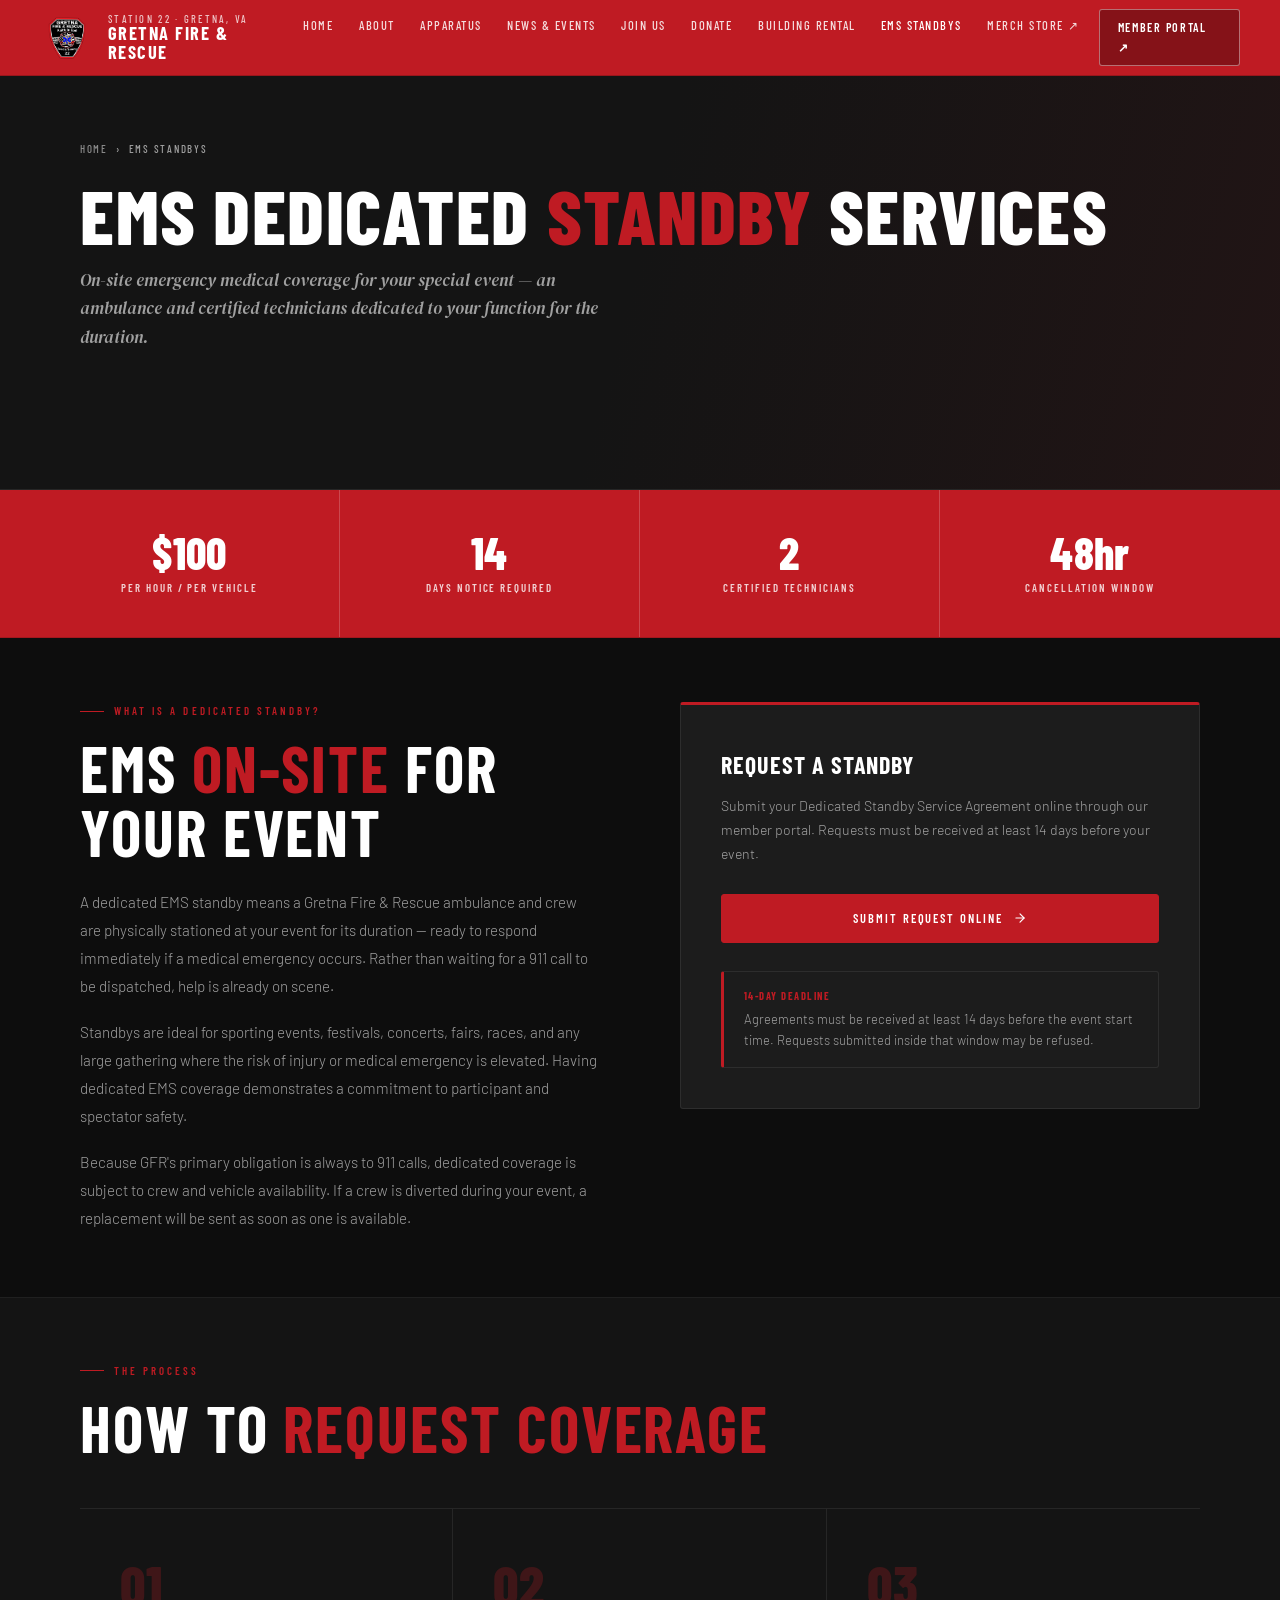
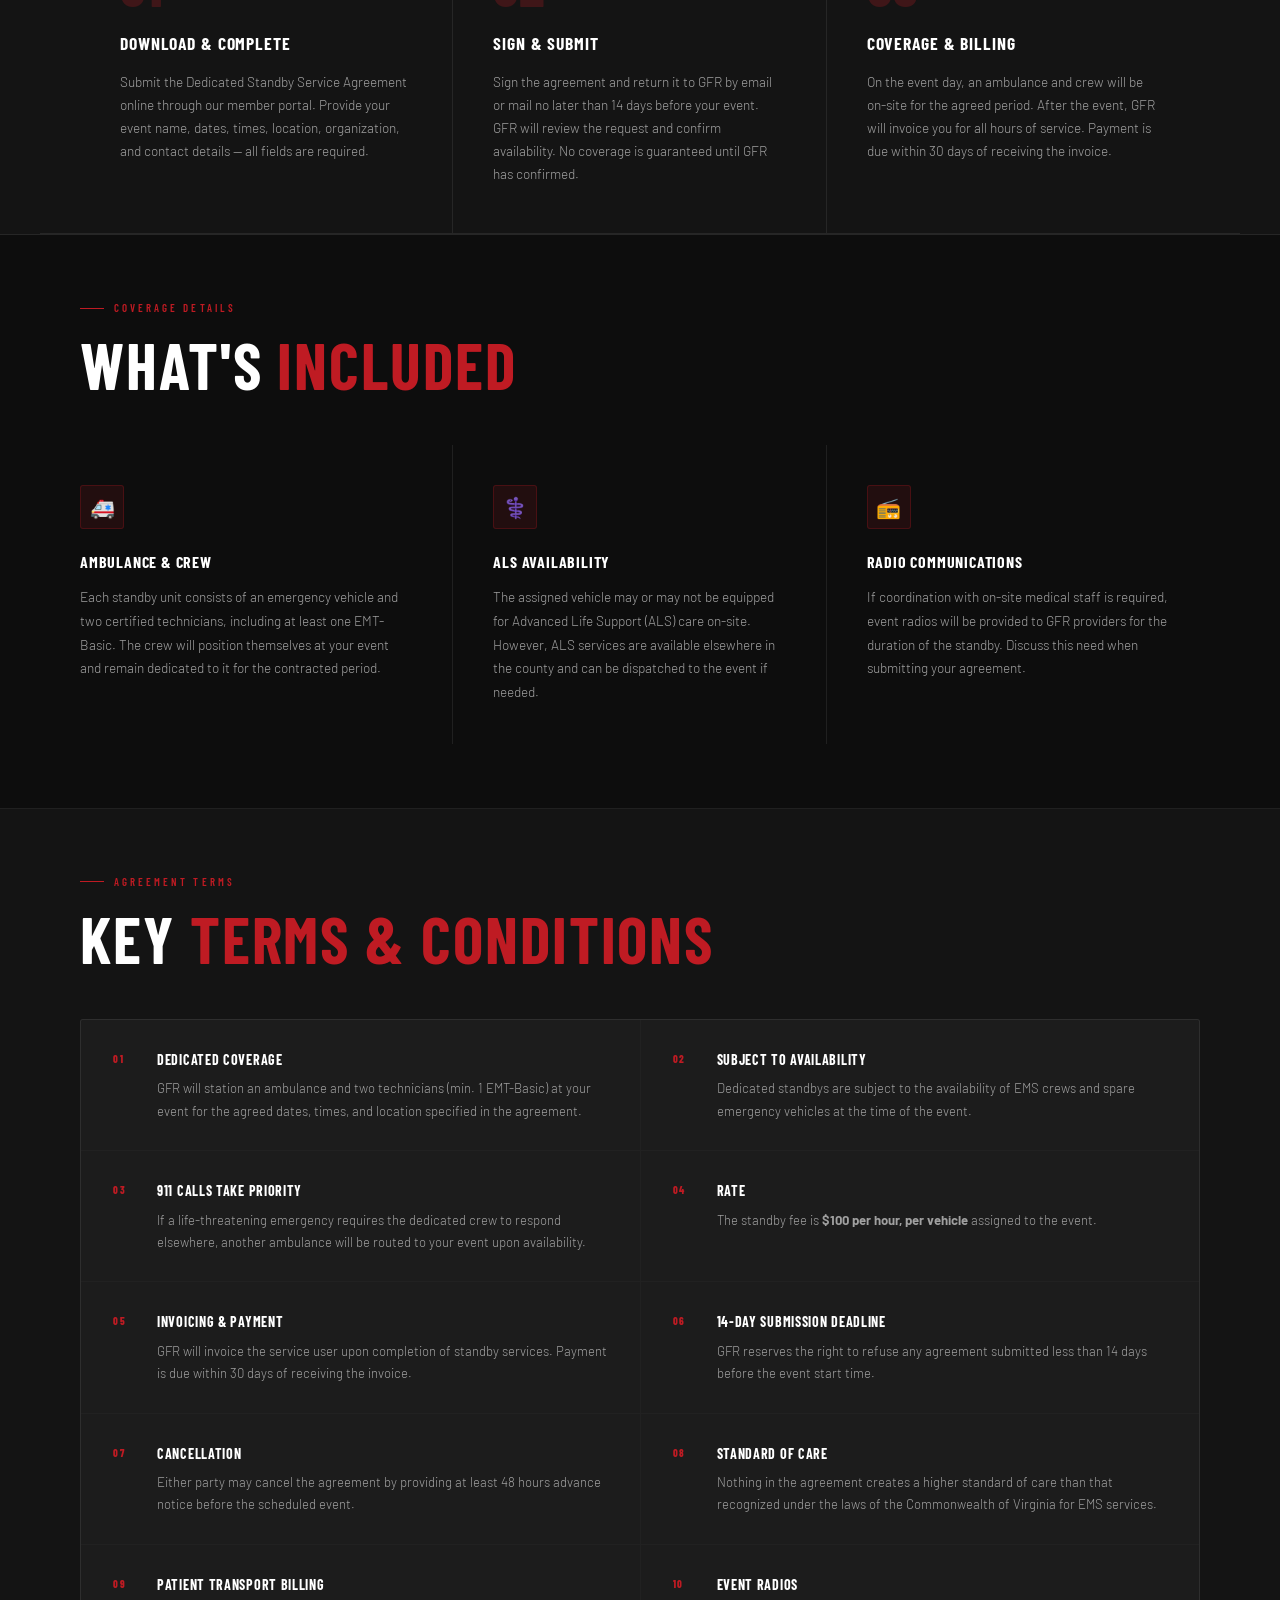
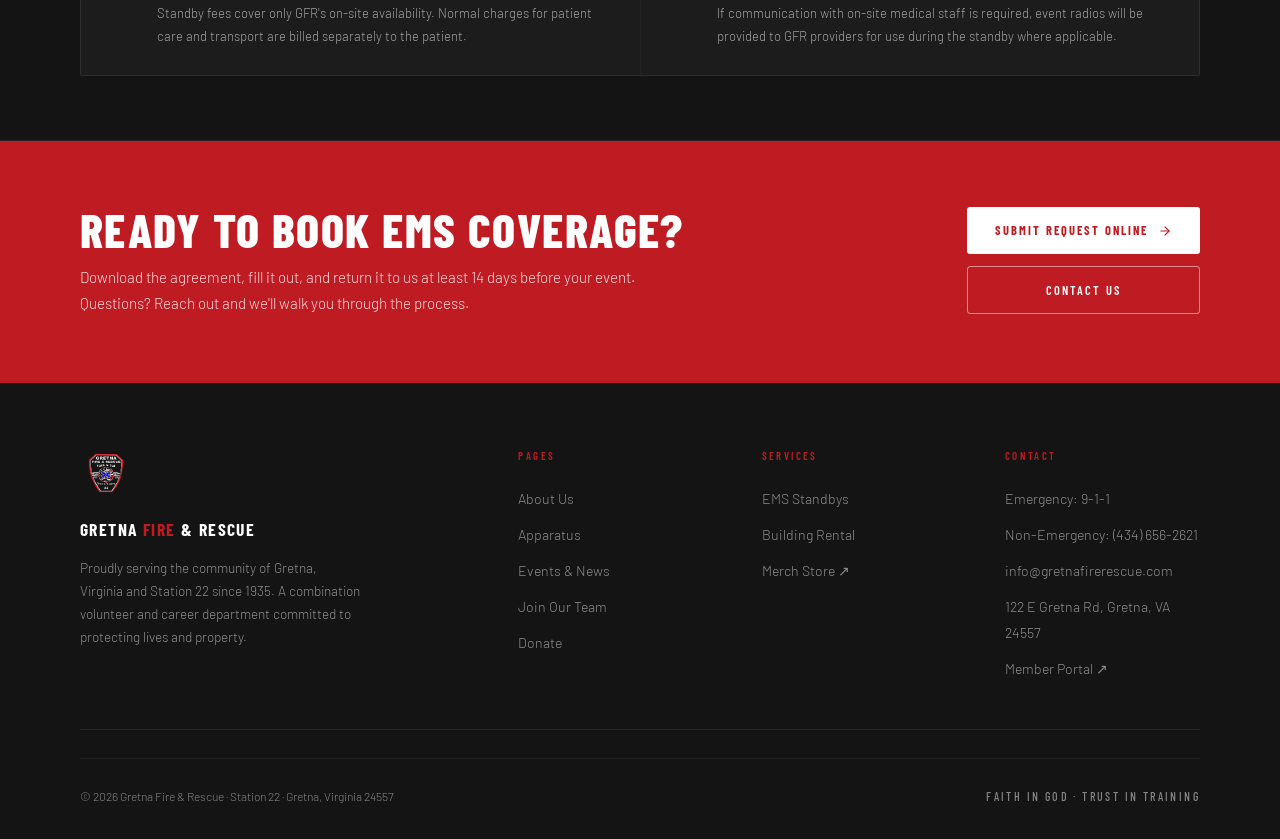
<file: standby.html>
<!DOCTYPE html>
<html lang="en">
<head>
  <meta charset="UTF-8">
  <meta name="viewport" content="width=device-width, initial-scale=1.0">
  <meta name="description" content="Request dedicated EMS standby coverage for your event from Gretna Fire & Rescue Station 22. On-site ambulance and certified technicians available for special events in Gretna, Virginia.">
  <title>EMS Standbys | Gretna Fire & Rescue</title>
  <!-- Open Graph / social share preview -->
  <meta property="og:type" content="website">
  <meta property="og:url" content="https://gretnafirerescue.com/standby.html">
  <meta property="og:site_name" content="Gretna Fire & Rescue">
  <meta property="og:title" content="EMS Standbys | Gretna Fire &amp; Rescue">
  <meta property="og:description" content="Request dedicated EMS standby coverage for your event from Gretna Fire &amp; Rescue Station 22. On-site ambulance and certified technicians available for special events in Gretna, Virginia.">
  <meta property="og:image" content="https://gretnafirerescue.com/images/banner.png">
  <meta property="og:image:width" content="2172">
  <meta property="og:image:height" content="724">
  <meta name="twitter:card" content="summary_large_image">
  <meta name="twitter:title" content="EMS Standbys | Gretna Fire &amp; Rescue">
  <meta name="twitter:description" content="Request dedicated EMS standby coverage for your event from Gretna Fire &amp; Rescue Station 22. On-site ambulance and certified technicians available for special events in Gretna, Virginia.">
  <meta name="twitter:image" content="https://gretnafirerescue.com/images/banner.png">
  <link rel="icon" type="image/png" href="images/patch.png">
  <link rel="stylesheet" href="css/style.css">
  <style>

    /* ── PAGE HERO ── */
    .page-hero {
      position: relative;
      background: var(--ink);
      padding-top: var(--nav-h);
      border-bottom: 1px solid rgba(255,255,255,0.08);
      overflow: hidden;
    }

    .page-hero-bg {
      position: absolute;
      inset: 0;
      background: linear-gradient(105deg, var(--ink) 50%, rgba(191,27,35,0.08) 100%);
    }

    .page-hero-inner {
      padding: 4rem 0 3.5rem;
      position: relative;
      z-index: 1;
    }

    .breadcrumb {
      display: flex;
      align-items: center;
      gap: 8px;
      font-family: var(--font-display);
      font-size: 0.68rem;
      font-weight: 500;
      letter-spacing: 0.16em;
      text-transform: uppercase;
      color: var(--muted);
      margin-bottom: 1.25rem;
    }
    .breadcrumb a { color: var(--muted); transition: color 0.2s; }
    .breadcrumb a:hover { color: var(--white); }
    .breadcrumb span { color: var(--ash); }

    .page-hero-title {
      font-family: var(--font-display);
      font-size: clamp(2.5rem, 6vw, 5rem);
      font-weight: 800;
      letter-spacing: 0.02em;
      text-transform: uppercase;
      line-height: 0.95;
      margin-bottom: 1rem;
    }
    .page-hero-title em { font-style: normal; color: var(--red); }

    .page-hero-sub {
      font-family: var(--font-serif);
      font-size: 1.05rem;
      font-style: italic;
      color: var(--ash);
      max-width: 520px;
      line-height: 1.7;
    }

    /* ── QUICK FACTS STRIP ── */
    .facts-strip {
      background: var(--red);
      border-bottom: 1px solid rgba(0,0,0,0.15);
    }

    .facts-strip-grid {
      display: grid;
      grid-template-columns: repeat(4, 1fr);
    }

    .fact-stat {
      padding: 2.5rem 2rem;
      border-right: 1px solid rgba(255,255,255,0.2);
      text-align: center;
    }

    .fact-stat:last-child { border-right: none; }

    .fact-stat-num {
      font-family: var(--font-display);
      font-size: 2.8rem;
      font-weight: 800;
      letter-spacing: 0.01em;
      line-height: 1;
      margin-bottom: 0.3rem;
    }

    .fact-stat-label {
      font-family: var(--font-display);
      font-size: 0.68rem;
      font-weight: 600;
      letter-spacing: 0.18em;
      text-transform: uppercase;
      color: rgba(255,255,255,0.8);
    }

    /* ── INTRO ── */
    .intro-section {
      background: var(--black);
      border-bottom: 1px solid rgba(255,255,255,0.08);
      padding: 4rem 0;
    }

    .intro-grid {
      display: grid;
      grid-template-columns: 1fr 1fr;
      gap: 5rem;
      align-items: start;
    }

    .intro-body {
      font-size: 0.95rem;
      font-weight: 300;
      color: var(--ash);
      line-height: 1.85;
    }

    .intro-body p + p { margin-top: 1.1rem; }

    /* ── REQUEST BOX ── */
    .request-box {
      background: var(--charcoal);
      border: 1px solid rgba(255,255,255,0.08);
      border-top: 3px solid var(--red);
      border-radius: var(--radius);
      padding: 2.5rem;
    }

    .request-box h3 {
      font-family: var(--font-display);
      font-size: 1.5rem;
      font-weight: 700;
      letter-spacing: 0.04em;
      text-transform: uppercase;
      margin-bottom: 0.6rem;
    }

    .request-box > p {
      font-size: 0.88rem;
      font-weight: 300;
      color: var(--ash);
      line-height: 1.7;
      margin-bottom: 1.75rem;
    }

    .request-box .btn { width: 100%; justify-content: center; margin-bottom: 0.75rem; }

    .submit-options {
      margin-top: 1.5rem;
      padding: 1.25rem;
      background: rgba(255,255,255,0.04);
      border: 1px solid rgba(255,255,255,0.07);
      border-radius: var(--radius);
      font-size: 0.82rem;
      font-weight: 300;
      color: var(--ash);
      line-height: 1.9;
    }

    .submit-options strong {
      display: block;
      font-family: var(--font-display);
      font-size: 0.66rem;
      font-weight: 700;
      letter-spacing: 0.16em;
      text-transform: uppercase;
      color: var(--white);
      margin-bottom: 0.5rem;
    }

    .submit-options a {
      color: var(--ash);
      transition: color 0.2s;
    }
    .submit-options a:hover { color: var(--white); }

    .deadline-note {
      margin-top: 1rem;
      padding: 1rem 1.25rem;
      border: 1px solid rgba(255,255,255,0.08);
      border-left: 3px solid var(--red);
      border-radius: var(--radius);
      font-size: 0.81rem;
      font-weight: 300;
      color: var(--ash);
      line-height: 1.6;
    }

    .deadline-note strong {
      font-family: var(--font-display);
      font-size: 0.66rem;
      font-weight: 700;
      letter-spacing: 0.14em;
      text-transform: uppercase;
      color: var(--red);
      display: block;
      margin-bottom: 0.3rem;
    }

    /* ── HOW IT WORKS ── */
    .process-section {
      background: var(--ink);
      border-bottom: 1px solid rgba(255,255,255,0.08);
    }

    .process-header {
      padding: 4rem 0 3rem;
      border-bottom: 1px solid rgba(255,255,255,0.08);
    }

    .process-grid {
      display: grid;
      grid-template-columns: repeat(3, 1fr);
      border-bottom: 1px solid rgba(255,255,255,0.08);
    }

    .process-step {
      border-right: 1px solid rgba(255,255,255,0.08);
      padding: 3rem 2.5rem;
      display: flex;
      flex-direction: column;
    }

    .process-step:last-child { border-right: none; }

    .step-number {
      font-family: var(--font-display);
      font-size: 3.5rem;
      font-weight: 800;
      line-height: 1;
      color: rgba(191,27,35,0.25);
      margin-bottom: 1rem;
    }

    .process-step h3 {
      font-family: var(--font-display);
      font-size: 1.1rem;
      font-weight: 700;
      letter-spacing: 0.05em;
      text-transform: uppercase;
      margin-bottom: 0.75rem;
    }

    .process-step p {
      font-size: 0.85rem;
      font-weight: 300;
      color: var(--ash);
      line-height: 1.7;
      flex: 1;
    }

    /* ── SERVICE DETAILS ── */
    .details-section {
      background: var(--black);
      border-bottom: 1px solid rgba(255,255,255,0.08);
      padding: 4rem 0;
    }

    .details-header {
      margin-bottom: 3rem;
    }

    .details-grid {
      display: grid;
      grid-template-columns: repeat(3, 1fr);
      gap: 0;
    }

    .detail-item {
      padding: 2.5rem 2.5rem 2.5rem 0;
      border-right: 1px solid rgba(255,255,255,0.08);
    }

    .detail-item:last-child {
      padding-right: 0;
      padding-left: 2.5rem;
      border-right: none;
    }

    .detail-item:nth-child(2) {
      padding-left: 2.5rem;
    }

    .detail-icon {
      width: 44px;
      height: 44px;
      background: rgba(191,27,35,0.12);
      border: 1px solid rgba(191,27,35,0.25);
      border-radius: var(--radius);
      display: flex;
      align-items: center;
      justify-content: center;
      margin-bottom: 1.25rem;
      font-size: 1.25rem;
    }

    .detail-item h3 {
      font-family: var(--font-display);
      font-size: 1rem;
      font-weight: 700;
      letter-spacing: 0.05em;
      text-transform: uppercase;
      margin-bottom: 0.6rem;
    }

    .detail-item p {
      font-size: 0.85rem;
      font-weight: 300;
      color: var(--ash);
      line-height: 1.75;
    }

    /* ── TERMS ── */
    .terms-section {
      background: var(--ink);
      border-bottom: 1px solid rgba(255,255,255,0.08);
      padding: 4rem 0;
    }

    .terms-header {
      margin-bottom: 3rem;
    }

    .terms-grid {
      display: grid;
      grid-template-columns: 1fr 1fr;
      gap: 1px;
      background: rgba(255,255,255,0.06);
      border: 1px solid rgba(255,255,255,0.06);
      border-radius: var(--radius);
      overflow: hidden;
    }

    .term-item {
      background: var(--charcoal);
      padding: 1.75rem 2rem;
      display: flex;
      gap: 1.25rem;
      align-items: flex-start;
    }

    .term-num {
      font-family: var(--font-display);
      font-size: 0.65rem;
      font-weight: 800;
      letter-spacing: 0.18em;
      text-transform: uppercase;
      color: var(--red);
      flex-shrink: 0;
      padding-top: 3px;
      min-width: 24px;
    }

    .term-body h4 {
      font-family: var(--font-display);
      font-size: 0.88rem;
      font-weight: 700;
      letter-spacing: 0.05em;
      text-transform: uppercase;
      margin-bottom: 0.4rem;
    }

    .term-body p {
      font-size: 0.82rem;
      font-weight: 300;
      color: var(--ash);
      line-height: 1.7;
    }

    /* ── CTA ── */
    .cta-section {
      background: var(--red);
      padding: 4rem 0;
    }

    .cta-inner {
      display: grid;
      grid-template-columns: 1fr auto;
      gap: 3rem;
      align-items: center;
    }

    .cta-inner h2 {
      font-family: var(--font-display);
      font-size: clamp(1.8rem, 4vw, 3rem);
      font-weight: 800;
      letter-spacing: 0.03em;
      text-transform: uppercase;
      line-height: 1;
      margin-bottom: 0.75rem;
    }

    .cta-inner p {
      font-size: 0.95rem;
      font-weight: 300;
      color: rgba(255,255,255,0.85);
      line-height: 1.7;
      max-width: 560px;
    }

    .cta-buttons {
      display: flex;
      flex-direction: column;
      gap: 0.75rem;
      flex-shrink: 0;
    }

    .btn-white {
      background: var(--white);
      color: var(--red);
      font-family: var(--font-display);
      font-size: 0.78rem;
      font-weight: 700;
      letter-spacing: 0.16em;
      text-transform: uppercase;
      padding: 13px 28px;
      border-radius: var(--radius);
      display: inline-flex;
      align-items: center;
      gap: 10px;
      justify-content: center;
      transition: all 0.2s var(--ease);
      text-decoration: none;
    }

    .btn-white:hover {
      background: rgba(255,255,255,0.9);
      transform: translateY(-2px);
    }

    .btn-ghost-white {
      background: transparent;
      color: var(--white);
      border: 1.5px solid rgba(255,255,255,0.5);
      font-family: var(--font-display);
      font-size: 0.78rem;
      font-weight: 600;
      letter-spacing: 0.16em;
      text-transform: uppercase;
      padding: 13px 28px;
      border-radius: var(--radius);
      display: inline-flex;
      align-items: center;
      gap: 10px;
      justify-content: center;
      transition: all 0.2s var(--ease);
      text-decoration: none;
    }

    .btn-ghost-white:hover {
      border-color: var(--white);
      background: rgba(255,255,255,0.1);
    }

    /* RESPONSIVE */
    @media (max-width: 960px) {
      .facts-strip-grid { grid-template-columns: repeat(2, 1fr); }
      .fact-stat:nth-child(2) { border-right: none; }
      .fact-stat:nth-child(3) { border-top: 1px solid rgba(255,255,255,0.2); }
      .fact-stat:nth-child(4) { border-top: 1px solid rgba(255,255,255,0.2); }
      .intro-grid { grid-template-columns: 1fr; gap: 2.5rem; }
      .process-grid { grid-template-columns: 1fr; }
      .process-step { border-right: none; border-bottom: 1px solid rgba(255,255,255,0.08); }
      .process-step:last-child { border-bottom: none; }
      .details-grid { grid-template-columns: 1fr; }
      .detail-item { padding: 2rem 0; border-right: none; border-bottom: 1px solid rgba(255,255,255,0.08); }
      .detail-item:nth-child(2) { padding-left: 0; }
      .detail-item:last-child { padding-left: 0; border-bottom: none; }
      .terms-grid { grid-template-columns: 1fr; }
      .cta-inner { grid-template-columns: 1fr; }
      .cta-buttons { flex-direction: row; flex-wrap: wrap; }
    }

    @media (max-width: 600px) {
      .facts-strip-grid { grid-template-columns: 1fr 1fr; }
    }

  </style>
</head>
<body>

  <!-- NAV -->
  <nav class="nav scrolled">
    <a href="index.html" class="nav-brand">
      <img src="images/patch.png" alt="GFR Patch" class="nav-patch">
      <div class="nav-wordmark">
        <span class="nav-wordmark-top">Station 22 · Gretna, VA</span>
        <span class="nav-wordmark-main">Gretna <em>Fire</em> & Rescue</span>
      </div>
    </a>
    <ul class="nav-links">
      <li><a href="index.html">Home</a></li>
      <li><a href="about.html">About</a></li>
      <li><a href="apparatus.html">Apparatus</a></li>
      <li><a href="events.html">News & Events</a></li>
      <li><a href="recruitment.html">Join Us</a></li>
      <li><a href="donations.html">Donate</a></li>
      <li><a href="rental.html">Building Rental</a></li>
      <li><a href="standby.html" class="active">EMS Standbys</a></li>
      <li><a href="https://portal.gretnafirerescue.com/store.php" target="_blank" rel="noopener">Merch Store ↗</a></li>
    </ul>
    <a href="https://portal.gretnafirerescue.com" class="nav-portal" target="_blank" rel="noopener">Member Portal ↗</a>
    <button class="hamburger" id="hamburger" aria-label="Open menu" aria-expanded="false">
      <span></span><span></span><span></span>
    </button>
  </nav>

  <!-- MOBILE NAV -->
  <nav class="mobile-nav" id="mobileNav">
    <a href="index.html">Home</a>
    <a href="about.html">About</a>
    <a href="apparatus.html">Apparatus</a>
    <a href="events.html">News & Events</a>
    <a href="recruitment.html">Join Us</a>
    <a href="donations.html">Donate</a>
    <a href="rental.html">Building Rental</a>
    <a href="standby.html">EMS Standbys</a>
    <a href="https://portal.gretnafirerescue.com/store.php" target="_blank">Merch Store ↗</a>
    <a href="https://portal.gretnafirerescue.com" target="_blank">Member Portal ↗</a>
  </nav>

  <!-- PAGE HERO -->
  <div class="page-hero">
    <div class="page-hero-bg"></div>
    <div class="container">
      <div class="page-hero-inner">
        <div class="breadcrumb">
          <a href="index.html">Home</a>
          <span>›</span>
          <span>EMS Standbys</span>
        </div>
        <h1 class="page-hero-title">EMS Dedicated <em>Standby</em> Services</h1>
        <p class="page-hero-sub">On-site emergency medical coverage for your special event — an ambulance and certified technicians dedicated to your function for the duration.</p>
      </div>
    </div>
  </div>

  <!-- QUICK FACTS STRIP -->
  <div class="facts-strip">
    <div class="container" style="padding: 0;">
      <div class="facts-strip-grid">
        <div class="fact-stat">
          <div class="fact-stat-num">$100</div>
          <div class="fact-stat-label">Per Hour / Per Vehicle</div>
        </div>
        <div class="fact-stat">
          <div class="fact-stat-num">14</div>
          <div class="fact-stat-label">Days Notice Required</div>
        </div>
        <div class="fact-stat">
          <div class="fact-stat-num">2</div>
          <div class="fact-stat-label">Certified Technicians</div>
        </div>
        <div class="fact-stat">
          <div class="fact-stat-num">48hr</div>
          <div class="fact-stat-label">Cancellation Window</div>
        </div>
      </div>
    </div>
  </div>

  <!-- INTRO -->
  <div class="intro-section">
    <div class="container">
      <div class="intro-grid">
        <div>
          <span class="label">What Is a Dedicated Standby?</span>
          <h2 class="h2" style="margin-bottom: 1.5rem;">EMS <span class="accent">On-Site</span> for Your Event</h2>
          <div class="intro-body">
            <p>A dedicated EMS standby means a Gretna Fire & Rescue ambulance and crew are physically stationed at your event for its duration — ready to respond immediately if a medical emergency occurs. Rather than waiting for a 911 call to be dispatched, help is already on scene.</p>
            <p>Standbys are ideal for sporting events, festivals, concerts, fairs, races, and any large gathering where the risk of injury or medical emergency is elevated. Having dedicated EMS coverage demonstrates a commitment to participant and spectator safety.</p>
            <p>Because GFR's primary obligation is always to 911 calls, dedicated coverage is subject to crew and vehicle availability. If a crew is diverted during your event, a replacement will be sent as soon as one is available.</p>
          </div>
        </div>
        <div class="request-box">
          <h3>Request a Standby</h3>
          <p>Submit your Dedicated Standby Service Agreement online through our member portal. Requests must be received at least 14 days before your event.</p>
          <a href="https://portal.gretnafirerescue.com/standby_request.php" target="_blank" rel="noopener" class="btn btn-red">
            Submit Request Online
            <svg viewBox="0 0 24 24" style="width:14px;height:14px;stroke:currentColor;fill:none;stroke-width:2;stroke-linecap:round;stroke-linejoin:round;"><line x1="5" y1="12" x2="19" y2="12"/><polyline points="12 5 19 12 12 19"/></svg>
          </a>
          <div class="deadline-note">
            <strong>14-Day Deadline</strong>
            Agreements must be received at least 14 days before the event start time. Requests submitted inside that window may be refused.
          </div>
        </div>
      </div>
    </div>
  </div>

  <!-- HOW IT WORKS -->
  <div class="process-section">
    <div class="container">
      <div class="process-header">
        <span class="label">The Process</span>
        <h2 class="h2">How to <span class="accent">Request Coverage</span></h2>
      </div>
    </div>
    <div class="process-grid" style="max-width: var(--max-w); margin: 0 auto; padding: 0 2.5rem;">

      <div class="process-step">
        <div class="step-number">01</div>
        <h3>Download &amp; Complete</h3>
        <p>Submit the Dedicated Standby Service Agreement online through our member portal. Provide your event name, dates, times, location, organization, and contact details — all fields are required.</p>
      </div>

      <div class="process-step">
        <div class="step-number">02</div>
        <h3>Sign &amp; Submit</h3>
        <p>Sign the agreement and return it to GFR by email or mail no later than 14 days before your event. GFR will review the request and confirm availability. No coverage is guaranteed until GFR has confirmed.</p>
      </div>

      <div class="process-step">
        <div class="step-number">03</div>
        <h3>Coverage &amp; Billing</h3>
        <p>On the event day, an ambulance and crew will be on-site for the agreed period. After the event, GFR will invoice you for all hours of service. Payment is due within 30 days of receiving the invoice.</p>
      </div>

    </div>
  </div>

  <!-- SERVICE DETAILS -->
  <div class="details-section">
    <div class="container">
      <div class="details-header">
        <span class="label">Coverage Details</span>
        <h2 class="h2">What's <span class="accent">Included</span></h2>
      </div>
      <div class="details-grid">

        <div class="detail-item">
          <div class="detail-icon">🚑</div>
          <h3>Ambulance &amp; Crew</h3>
          <p>Each standby unit consists of an emergency vehicle and two certified technicians, including at least one EMT-Basic. The crew will position themselves at your event and remain dedicated to it for the contracted period.</p>
        </div>

        <div class="detail-item">
          <div class="detail-icon">⚕️</div>
          <h3>ALS Availability</h3>
          <p>The assigned vehicle may or may not be equipped for Advanced Life Support (ALS) care on-site. However, ALS services are available elsewhere in the county and can be dispatched to the event if needed.</p>
        </div>

        <div class="detail-item">
          <div class="detail-icon">📻</div>
          <h3>Radio Communications</h3>
          <p>If coordination with on-site medical staff is required, event radios will be provided to GFR providers for the duration of the standby. Discuss this need when submitting your agreement.</p>
        </div>

      </div>
    </div>
  </div>

  <!-- TERMS -->
  <div class="terms-section">
    <div class="container">
      <div class="terms-header">
        <span class="label">Agreement Terms</span>
        <h2 class="h2">Key <span class="accent">Terms &amp; Conditions</span></h2>
      </div>
      <div class="terms-grid">

        <div class="term-item">
          <div class="term-num">01</div>
          <div class="term-body">
            <h4>Dedicated Coverage</h4>
            <p>GFR will station an ambulance and two technicians (min. 1 EMT-Basic) at your event for the agreed dates, times, and location specified in the agreement.</p>
          </div>
        </div>

        <div class="term-item">
          <div class="term-num">02</div>
          <div class="term-body">
            <h4>Subject to Availability</h4>
            <p>Dedicated standbys are subject to the availability of EMS crews and spare emergency vehicles at the time of the event.</p>
          </div>
        </div>

        <div class="term-item">
          <div class="term-num">03</div>
          <div class="term-body">
            <h4>911 Calls Take Priority</h4>
            <p>If a life-threatening emergency requires the dedicated crew to respond elsewhere, another ambulance will be routed to your event upon availability.</p>
          </div>
        </div>

        <div class="term-item">
          <div class="term-num">04</div>
          <div class="term-body">
            <h4>Rate</h4>
            <p>The standby fee is <strong>$100 per hour, per vehicle</strong> assigned to the event.</p>
          </div>
        </div>

        <div class="term-item">
          <div class="term-num">05</div>
          <div class="term-body">
            <h4>Invoicing &amp; Payment</h4>
            <p>GFR will invoice the service user upon completion of standby services. Payment is due within 30 days of receiving the invoice.</p>
          </div>
        </div>

        <div class="term-item">
          <div class="term-num">06</div>
          <div class="term-body">
            <h4>14-Day Submission Deadline</h4>
            <p>GFR reserves the right to refuse any agreement submitted less than 14 days before the event start time.</p>
          </div>
        </div>

        <div class="term-item">
          <div class="term-num">07</div>
          <div class="term-body">
            <h4>Cancellation</h4>
            <p>Either party may cancel the agreement by providing at least 48 hours advance notice before the scheduled event.</p>
          </div>
        </div>

        <div class="term-item">
          <div class="term-num">08</div>
          <div class="term-body">
            <h4>Standard of Care</h4>
            <p>Nothing in the agreement creates a higher standard of care than that recognized under the laws of the Commonwealth of Virginia for EMS services.</p>
          </div>
        </div>

        <div class="term-item">
          <div class="term-num">09</div>
          <div class="term-body">
            <h4>Patient Transport Billing</h4>
            <p>Standby fees cover only GFR's on-site availability. Normal charges for patient care and transport are billed separately to the patient.</p>
          </div>
        </div>

        <div class="term-item">
          <div class="term-num">10</div>
          <div class="term-body">
            <h4>Event Radios</h4>
            <p>If communication with on-site medical staff is required, event radios will be provided to GFR providers for use during the standby where applicable.</p>
          </div>
        </div>

      </div>
    </div>
  </div>

  <!-- CTA -->
  <div class="cta-section">
    <div class="container">
      <div class="cta-inner">
        <div>
          <h2>Ready to Book EMS Coverage?</h2>
          <p>Download the agreement, fill it out, and return it to us at least 14 days before your event. Questions? Reach out and we'll walk you through the process.</p>
        </div>
        <div class="cta-buttons">
          <a href="https://portal.gretnafirerescue.com/standby_request.php" target="_blank" rel="noopener" class="btn-white">
            Submit Request Online
            <svg viewBox="0 0 24 24" style="width:14px;height:14px;stroke:var(--red);fill:none;stroke-width:2;stroke-linecap:round;stroke-linejoin:round;"><line x1="5" y1="12" x2="19" y2="12"/><polyline points="12 5 19 12 12 19"/></svg>
          </a>
          <a href="mailto:info@gretnafirerescue.com?subject=EMS Standby Inquiry" class="btn-ghost-white">
            Contact Us
          </a>
        </div>
      </div>
    </div>
  </div>

  <!-- FOOTER -->
  <footer class="footer">
    <div class="container">
      <div class="footer-grid">
        <div class="footer-brand">
          <img src="images/patch.png" alt="Gretna Fire & Rescue" class="footer-brand-patch">
          <div class="footer-brand-name">Gretna <em>Fire</em> & Rescue</div>
          <p>Proudly serving the community of Gretna, Virginia and Station 22 since 1935. A combination volunteer and career department committed to protecting lives and property.</p>
        </div>
        <div class="footer-col">
          <h4>Pages</h4>
          <ul>
            <li><a href="about.html">About Us</a></li>
            <li><a href="apparatus.html">Apparatus</a></li>
            <li><a href="events.html">Events & News</a></li>
            <li><a href="recruitment.html">Join Our Team</a></li>
            <li><a href="donations.html">Donate</a></li>
          </ul>
        </div>
        <div class="footer-col">
          <h4>Services</h4>
          <ul>
            <li><a href="standby.html">EMS Standbys</a></li>
            <li><a href="rental.html">Building Rental</a></li>
            <li><a href="https://portal.gretnafirerescue.com/store.php" target="_blank" rel="noopener">Merch Store ↗</a></li>
          </ul>
        </div>
        <div class="footer-col">
          <h4>Contact</h4>
          <ul>
            <li><a href="tel:911">Emergency: 9-1-1</a></li>
            <li><a href="tel:4346562621">Non-Emergency: (434) 656-2621</a></li>
            <li><a href="mailto:info@gretnafirerescue.com">info@gretnafirerescue.com</a></li>
            <li><a href="https://maps.google.com/?q=122+East+Gretna+Road,+Gretna,+VA+24557" target="_blank" rel="noopener">122 E Gretna Rd, Gretna, VA 24557</a></li>
            <li><a href="https://portal.gretnafirerescue.com" target="_blank" rel="noopener">Member Portal ↗</a></li>
          </ul>
        </div>
      </div>
      <div class="divider"></div>
      <div class="footer-bottom" style="margin-top: 1.75rem;">
        <p>© 2026 Gretna Fire & Rescue · Station 22 · Gretna, Virginia 24557</p>
        <p class="footer-motto">Faith In God · Trust In Training</p>
      </div>
    </div>
  </footer>

  <script src="js/main.js"></script>
  <script src="js/content.js"></script>
</body>
</html>
</file>
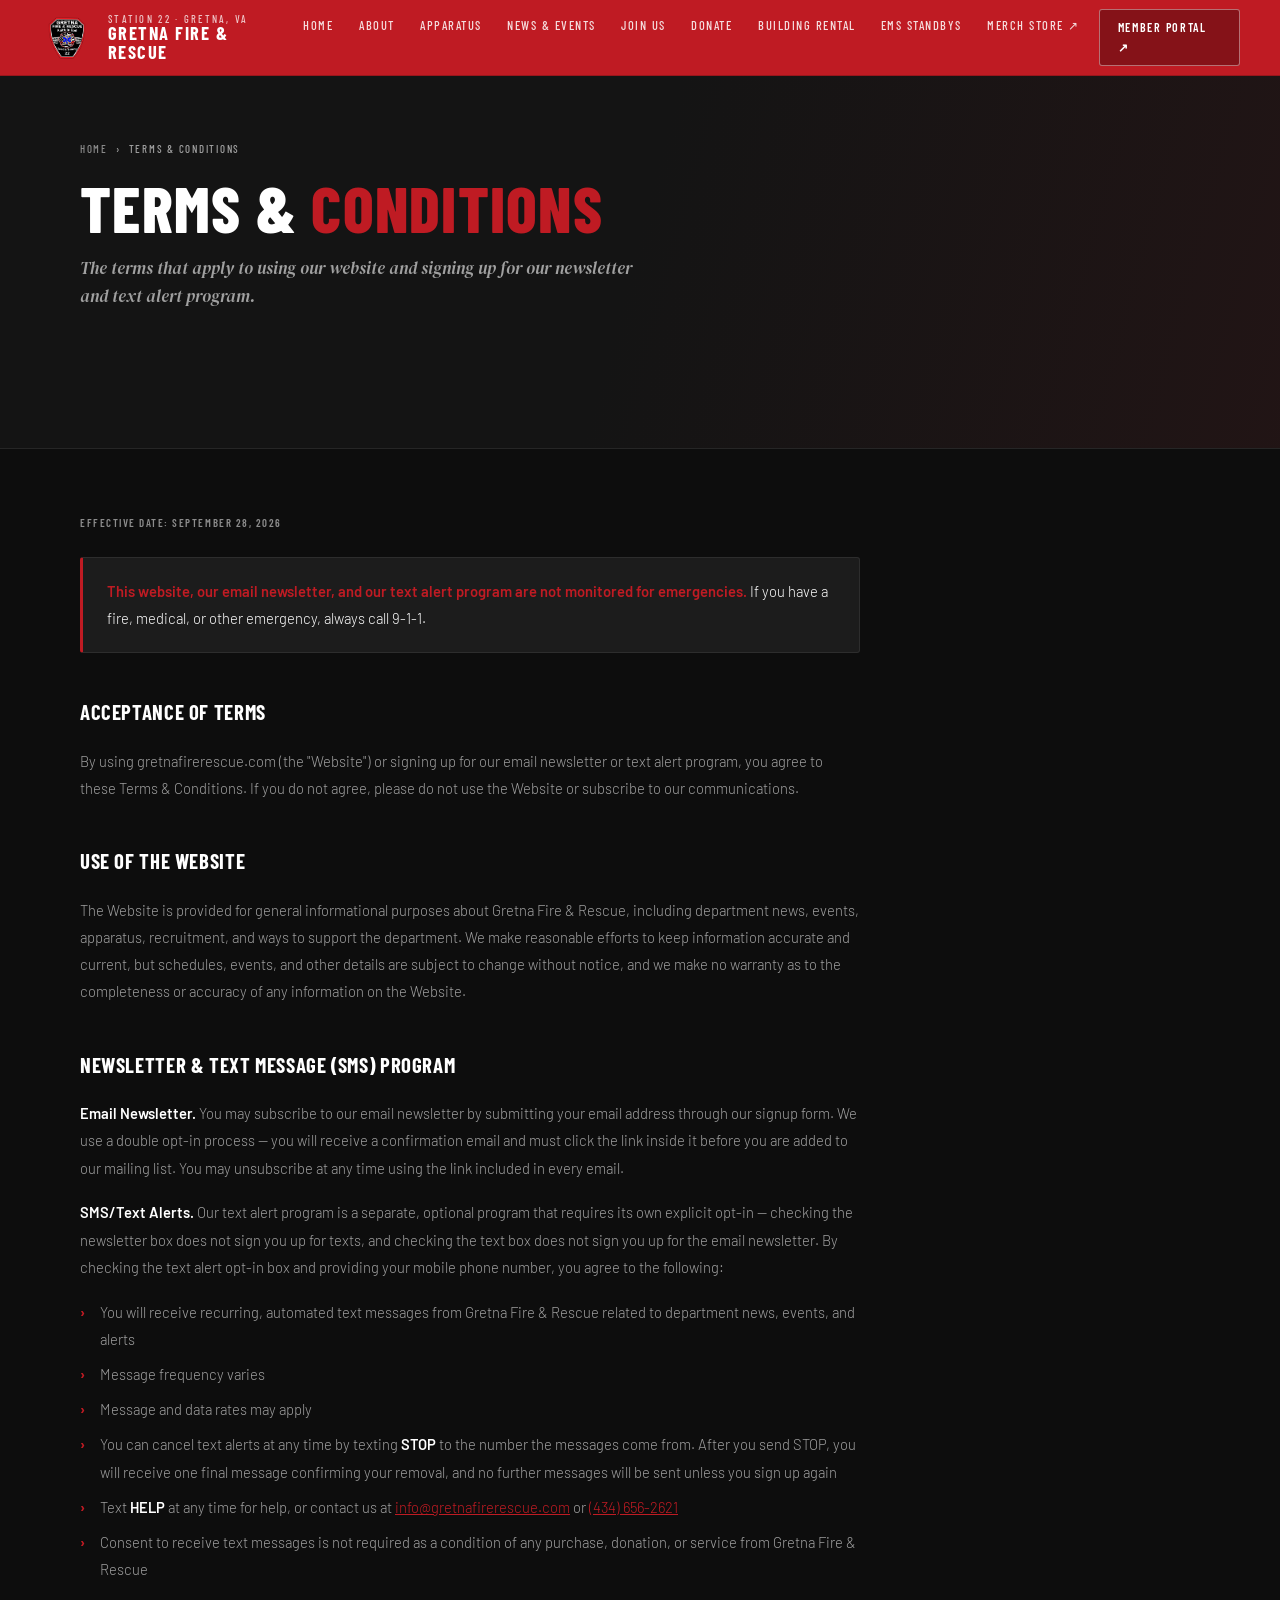
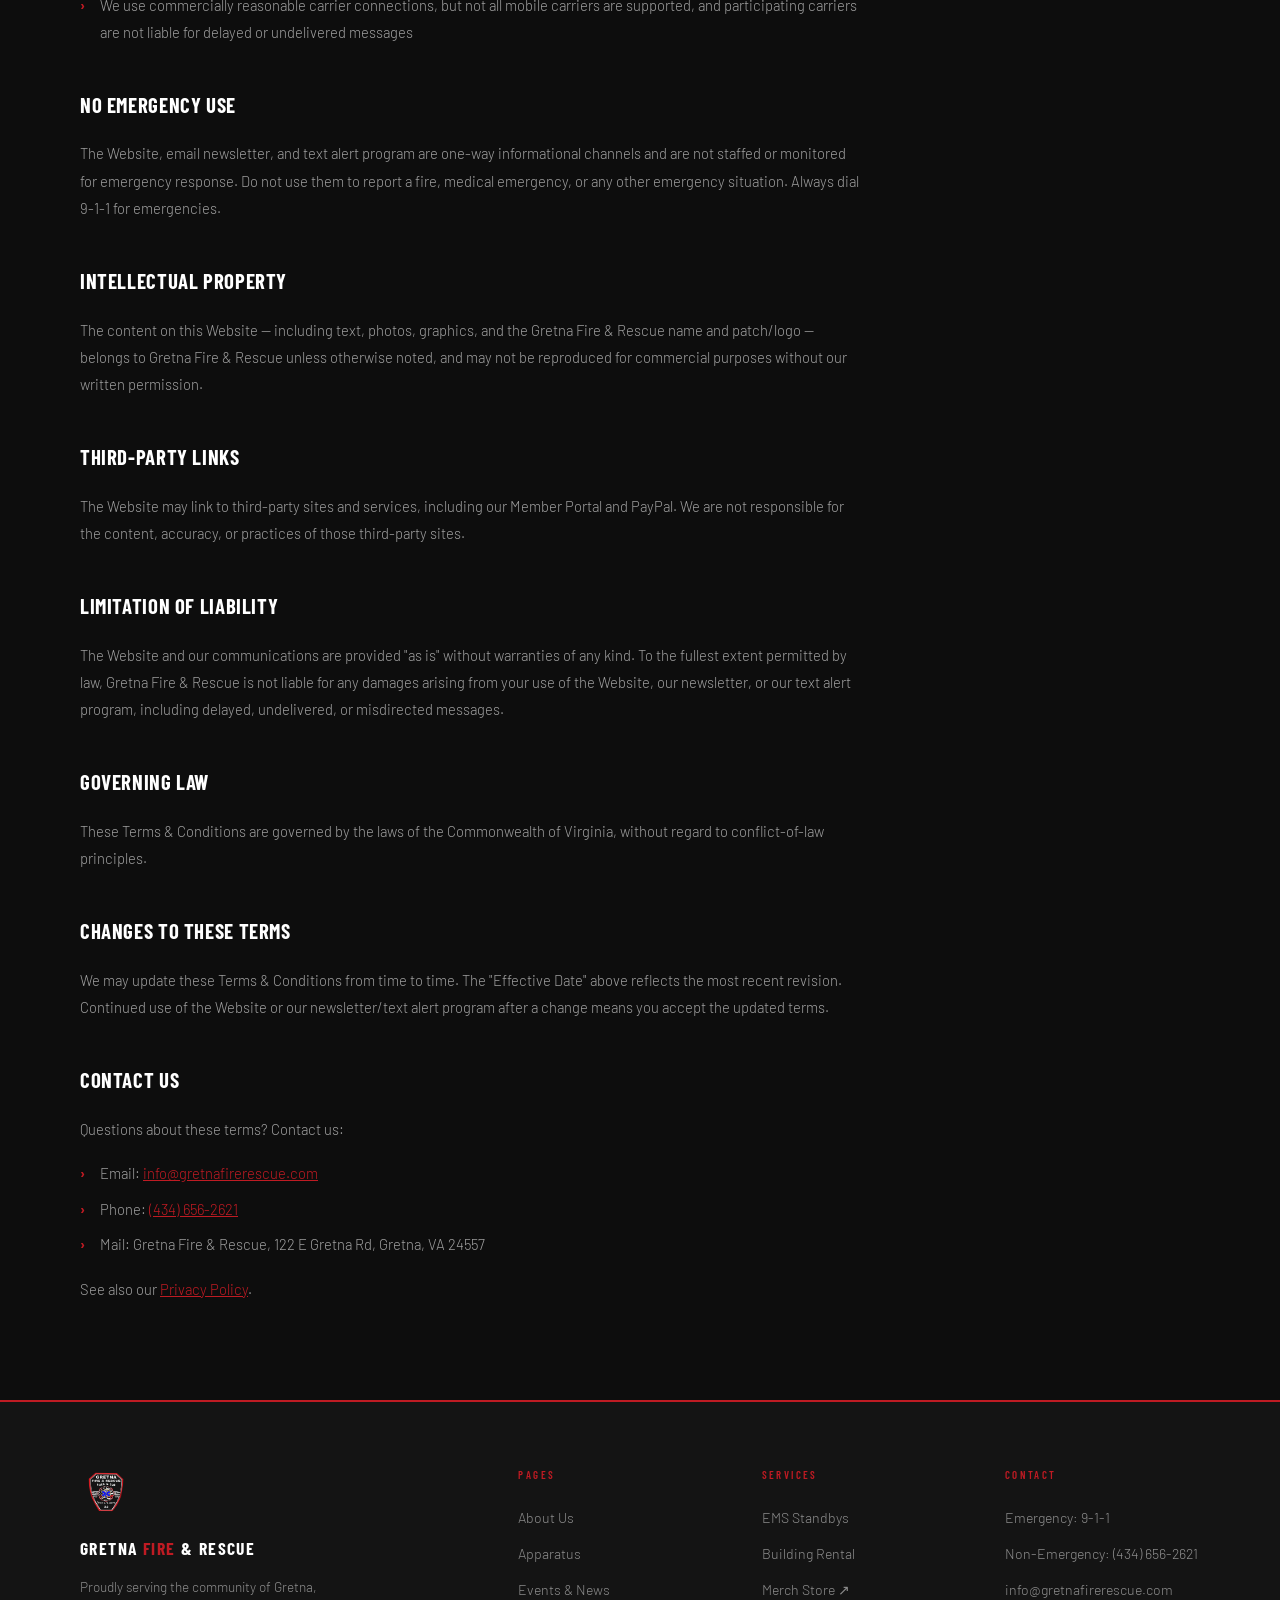
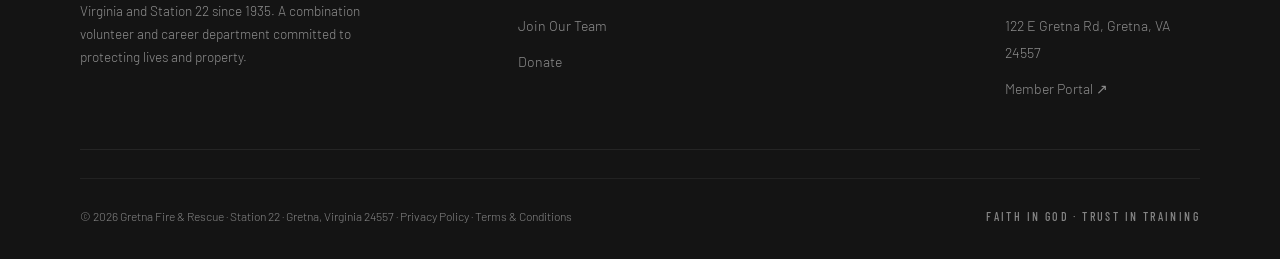
<file: terms.html>
<!DOCTYPE html>
<html lang="en">
<head>
  <meta charset="UTF-8">
  <meta name="viewport" content="width=device-width, initial-scale=1.0">
  <meta name="description" content="Terms & Conditions for Gretna Fire & Rescue — website use and our text alert / SMS program terms.">
  <title>Terms & Conditions | Gretna Fire & Rescue</title>
  <!-- Open Graph / social share preview -->
  <meta property="og:type" content="website">
  <meta property="og:url" content="https://gretnafirerescue.com/terms.html">
  <meta property="og:site_name" content="Gretna Fire & Rescue">
  <meta property="og:title" content="Terms & Conditions | Gretna Fire &amp; Rescue">
  <meta property="og:description" content="Terms &amp; Conditions for Gretna Fire &amp; Rescue — website use and our text alert / SMS program terms.">
  <meta property="og:image" content="https://gretnafirerescue.com/images/banner.png">
  <meta property="og:image:width" content="2172">
  <meta property="og:image:height" content="724">
  <meta name="twitter:card" content="summary_large_image">
  <meta name="twitter:title" content="Terms & Conditions | Gretna Fire &amp; Rescue">
  <meta name="twitter:description" content="Terms &amp; Conditions for Gretna Fire &amp; Rescue — website use and our text alert / SMS program terms.">
  <meta name="twitter:image" content="https://gretnafirerescue.com/images/banner.png">
  <link rel="icon" type="image/png" href="images/patch.png">
  <link rel="stylesheet" href="css/style.css">
  <style>

    /* ── PAGE HERO ── */
    .page-hero {
      position: relative;
      background: var(--ink);
      padding-top: var(--nav-h);
      border-bottom: 1px solid rgba(255,255,255,0.08);
      overflow: hidden;
    }

    .page-hero-bg {
      position: absolute;
      inset: 0;
      background: linear-gradient(105deg, var(--ink) 50%, rgba(191,27,35,0.08) 100%);
    }

    .page-hero-inner {
      padding: 4rem 0 3.5rem;
      position: relative;
      z-index: 1;
    }

    .breadcrumb {
      display: flex;
      align-items: center;
      gap: 8px;
      font-family: var(--font-display);
      font-size: 0.68rem;
      font-weight: 500;
      letter-spacing: 0.16em;
      text-transform: uppercase;
      color: var(--muted);
      margin-bottom: 1.25rem;
    }
    .breadcrumb a { color: var(--muted); transition: color 0.2s; }
    .breadcrumb a:hover { color: var(--white); }
    .breadcrumb span { color: var(--ash); }

    .page-hero-title {
      font-family: var(--font-display);
      font-size: clamp(2.2rem, 5vw, 4rem);
      font-weight: 800;
      letter-spacing: 0.02em;
      text-transform: uppercase;
      line-height: 0.95;
      margin-bottom: 1rem;
    }
    .page-hero-title em { font-style: normal; color: var(--red); }

    .page-hero-sub {
      font-family: var(--font-serif);
      font-size: 1.05rem;
      font-style: italic;
      color: var(--ash);
      max-width: 560px;
      line-height: 1.7;
    }

    /* ── LEGAL CONTENT ── */
    .legal-section {
      background: var(--black);
      padding: 4rem 0 5rem;
    }

    .legal-body {
      max-width: 780px;
      color: var(--ash);
      font-size: 0.92rem;
      font-weight: 300;
      line-height: 1.85;
    }

    .legal-updated {
      font-family: var(--font-display);
      font-size: 0.68rem;
      font-weight: 600;
      letter-spacing: 0.14em;
      text-transform: uppercase;
      color: var(--muted);
      margin-bottom: 2.5rem;
    }

    .legal-body h2 {
      font-family: var(--font-display);
      font-size: 1.3rem;
      font-weight: 700;
      letter-spacing: 0.03em;
      text-transform: uppercase;
      color: var(--white);
      margin: 2.5rem 0 1rem;
    }
    .legal-body h2:first-child { margin-top: 0; }

    .legal-body p { margin-bottom: 1.1rem; }

    .legal-body ul {
      list-style: none;
      margin-bottom: 1.1rem;
      display: flex;
      flex-direction: column;
      gap: 0.5rem;
    }
    .legal-body ul li { padding-left: 1.25rem; position: relative; }
    .legal-body ul li::before {
      content: '›';
      position: absolute;
      left: 0;
      color: var(--red);
      font-weight: 700;
    }

    .legal-body strong { color: var(--white); font-weight: 600; }
    .legal-body a { color: var(--red); text-decoration: underline; }
    .legal-body a:hover { color: var(--white); }

    .legal-callout {
      margin: 1.5rem 0;
      padding: 1.25rem 1.5rem;
      border: 1px solid rgba(255,255,255,0.08);
      border-left: 3px solid var(--red);
      border-radius: var(--radius);
      background: var(--charcoal);
    }
    .legal-callout p { margin-bottom: 0; color: var(--white); }

    .legal-callout.emergency { border-left-color: var(--red); }
    .legal-callout.emergency p strong { color: var(--red); }

  </style>
</head>
<body>

  <!-- NAV -->
  <nav class="nav scrolled">
    <a href="index.html" class="nav-brand">
      <img src="images/patch.png" alt="GFR Patch" class="nav-patch">
      <div class="nav-wordmark">
        <span class="nav-wordmark-top">Station 22 · Gretna, VA</span>
        <span class="nav-wordmark-main">Gretna <em>Fire</em> & Rescue</span>
      </div>
    </a>
    <ul class="nav-links">
      <li><a href="index.html">Home</a></li>
      <li><a href="about.html">About</a></li>
      <li><a href="apparatus.html">Apparatus</a></li>
      <li><a href="events.html">News & Events</a></li>
      <li><a href="recruitment.html">Join Us</a></li>
      <li><a href="donations.html">Donate</a></li>
      <li><a href="rental.html">Building Rental</a></li>
      <li><a href="standby.html">EMS Standbys</a></li>
      <li><a href="https://portal.gretnafirerescue.com/store.php" target="_blank" rel="noopener">Merch Store ↗</a></li>
    </ul>
    <a href="https://portal.gretnafirerescue.com" class="nav-portal" target="_blank" rel="noopener">Member Portal ↗</a>
    <button class="hamburger" id="hamburger" aria-label="Open menu" aria-expanded="false">
      <span></span><span></span><span></span>
    </button>
  </nav>

  <!-- MOBILE NAV -->
  <nav class="mobile-nav" id="mobileNav">
    <a href="index.html">Home</a>
    <a href="about.html">About</a>
    <a href="apparatus.html">Apparatus</a>
    <a href="events.html">News & Events</a>
    <a href="recruitment.html">Join Us</a>
    <a href="donations.html">Donate</a>
    <a href="rental.html">Building Rental</a>
    <a href="standby.html">EMS Standbys</a>
    <a href="https://portal.gretnafirerescue.com/store.php" target="_blank">Merch Store ↗</a>
    <a href="https://portal.gretnafirerescue.com" target="_blank">Member Portal ↗</a>
  </nav>

  <!-- PAGE HERO -->
  <div class="page-hero">
    <div class="page-hero-bg"></div>
    <div class="container">
      <div class="page-hero-inner">
        <div class="breadcrumb">
          <a href="index.html">Home</a>
          <span>›</span>
          <span>Terms & Conditions</span>
        </div>
        <h1 class="page-hero-title">Terms & <em>Conditions</em></h1>
        <p class="page-hero-sub">The terms that apply to using our website and signing up for our newsletter and text alert program.</p>
      </div>
    </div>
  </div>

  <!-- LEGAL CONTENT -->
  <div class="legal-section">
    <div class="container">
      <div class="legal-body">

        <p class="legal-updated">Effective Date: September 28, 2026</p>

        <div class="legal-callout emergency">
          <p><strong>This website, our email newsletter, and our text alert program are not monitored for emergencies.</strong> If you have a fire, medical, or other emergency, always call 9-1-1.</p>
        </div>

        <h2>Acceptance of Terms</h2>
        <p>By using gretnafirerescue.com (the "Website") or signing up for our email newsletter or text alert program, you agree to these Terms & Conditions. If you do not agree, please do not use the Website or subscribe to our communications.</p>

        <h2>Use of the Website</h2>
        <p>The Website is provided for general informational purposes about Gretna Fire & Rescue, including department news, events, apparatus, recruitment, and ways to support the department. We make reasonable efforts to keep information accurate and current, but schedules, events, and other details are subject to change without notice, and we make no warranty as to the completeness or accuracy of any information on the Website.</p>

        <h2>Newsletter & Text Message (SMS) Program</h2>
        <p><strong>Email Newsletter.</strong> You may subscribe to our email newsletter by submitting your email address through our signup form. We use a double opt-in process — you will receive a confirmation email and must click the link inside it before you are added to our mailing list. You may unsubscribe at any time using the link included in every email.</p>
        <p><strong>SMS/Text Alerts.</strong> Our text alert program is a separate, optional program that requires its own explicit opt-in — checking the newsletter box does not sign you up for texts, and checking the text box does not sign you up for the email newsletter. By checking the text alert opt-in box and providing your mobile phone number, you agree to the following:</p>
        <ul>
          <li>You will receive recurring, automated text messages from Gretna Fire & Rescue related to department news, events, and alerts</li>
          <li>Message frequency varies</li>
          <li>Message and data rates may apply</li>
          <li>You can cancel text alerts at any time by texting <strong>STOP</strong> to the number the messages come from. After you send STOP, you will receive one final message confirming your removal, and no further messages will be sent unless you sign up again</li>
          <li>Text <strong>HELP</strong> at any time for help, or contact us at <a href="mailto:info@gretnafirerescue.com">info@gretnafirerescue.com</a> or <a href="tel:4346562621">(434) 656-2621</a></li>
          <li>Consent to receive text messages is not required as a condition of any purchase, donation, or service from Gretna Fire & Rescue</li>
          <li>We use commercially reasonable carrier connections, but not all mobile carriers are supported, and participating carriers are not liable for delayed or undelivered messages</li>
        </ul>

        <h2>No Emergency Use</h2>
        <p>The Website, email newsletter, and text alert program are one-way informational channels and are not staffed or monitored for emergency response. Do not use them to report a fire, medical emergency, or any other emergency situation. Always dial 9-1-1 for emergencies.</p>

        <h2>Intellectual Property</h2>
        <p>The content on this Website — including text, photos, graphics, and the Gretna Fire & Rescue name and patch/logo — belongs to Gretna Fire & Rescue unless otherwise noted, and may not be reproduced for commercial purposes without our written permission.</p>

        <h2>Third-Party Links</h2>
        <p>The Website may link to third-party sites and services, including our Member Portal and PayPal. We are not responsible for the content, accuracy, or practices of those third-party sites.</p>

        <h2>Limitation of Liability</h2>
        <p>The Website and our communications are provided "as is" without warranties of any kind. To the fullest extent permitted by law, Gretna Fire & Rescue is not liable for any damages arising from your use of the Website, our newsletter, or our text alert program, including delayed, undelivered, or misdirected messages.</p>

        <h2>Governing Law</h2>
        <p>These Terms & Conditions are governed by the laws of the Commonwealth of Virginia, without regard to conflict-of-law principles.</p>

        <h2>Changes to These Terms</h2>
        <p>We may update these Terms & Conditions from time to time. The "Effective Date" above reflects the most recent revision. Continued use of the Website or our newsletter/text alert program after a change means you accept the updated terms.</p>

        <h2>Contact Us</h2>
        <p>Questions about these terms? Contact us:</p>
        <ul>
          <li>Email: <a href="mailto:info@gretnafirerescue.com">info@gretnafirerescue.com</a></li>
          <li>Phone: <a href="tel:4346562621">(434) 656-2621</a></li>
          <li>Mail: Gretna Fire & Rescue, 122 E Gretna Rd, Gretna, VA 24557</li>
        </ul>

        <p>See also our <a href="privacy.html">Privacy Policy</a>.</p>

      </div>
    </div>
  </div>

  <!-- FOOTER -->
  <footer class="footer">
    <div class="container">
      <div class="footer-grid">
        <div class="footer-brand">
          <img src="images/patch.png" alt="Gretna Fire & Rescue" class="footer-brand-patch">
          <div class="footer-brand-name">Gretna <em>Fire</em> & Rescue</div>
          <p>Proudly serving the community of Gretna, Virginia and Station 22 since 1935. A combination volunteer and career department committed to protecting lives and property.</p>
        </div>
        <div class="footer-col">
          <h4>Pages</h4>
          <ul>
            <li><a href="about.html">About Us</a></li>
            <li><a href="apparatus.html">Apparatus</a></li>
            <li><a href="events.html">Events & News</a></li>
            <li><a href="recruitment.html">Join Our Team</a></li>
            <li><a href="donations.html">Donate</a></li>
          </ul>
        </div>
        <div class="footer-col">
          <h4>Services</h4>
          <ul>
            <li><a href="standby.html">EMS Standbys</a></li>
            <li><a href="rental.html">Building Rental</a></li>
            <li><a href="https://portal.gretnafirerescue.com/store.php" target="_blank" rel="noopener">Merch Store ↗</a></li>
          </ul>
        </div>
        <div class="footer-col">
          <h4>Contact</h4>
          <ul>
            <li><a href="tel:911">Emergency: 9-1-1</a></li>
            <li><a href="tel:4346562621">Non-Emergency: (434) 656-2621</a></li>
            <li><a href="mailto:info@gretnafirerescue.com">info@gretnafirerescue.com</a></li>
            <li><a href="https://maps.google.com/?q=122+East+Gretna+Road,+Gretna,+VA+24557" target="_blank" rel="noopener">122 E Gretna Rd, Gretna, VA 24557</a></li>
            <li><a href="https://portal.gretnafirerescue.com" target="_blank" rel="noopener">Member Portal ↗</a></li>
          </ul>
        </div>
      </div>
      <div class="divider"></div>
      <div class="footer-bottom" style="margin-top: 1.75rem;">
        <p>© 2026 Gretna Fire & Rescue · Station 22 · Gretna, Virginia 24557 · <a href="privacy.html">Privacy Policy</a> · <a href="terms.html">Terms & Conditions</a></p>
        <p class="footer-motto">Faith In God · Trust In Training</p>
      </div>
    </div>
  </footer>

  <script src="js/main.js"></script>
</body>
</html>
</file>
<file: css/style.css>
/* ============================================================
   GRETNA FIRE & RESCUE — style.css
   Shared across all pages
   ============================================================ */

@import url('https://fonts.googleapis.com/css2?family=Barlow+Condensed:wght@300;400;500;600;700;800&family=Barlow:wght@300;400;500&family=DM+Serif+Display:ital@0;1&display=swap');

*, *::before, *::after {
  box-sizing: border-box;
  margin: 0;
  padding: 0;
}

:root {
  --red:        #BF1B23;
  --red-dark:   #8C1219;
  --red-dim:    rgba(191,27,35,0.12);
  --black:      #0D0D0D;
  --ink:        #141414;
  --charcoal:   #1C1C1C;
  --mid:        #2A2A2A;
  --steel:      #858585;
  --muted:      #8C8C8C;
  --ash:        #A0A0A0;
  --smoke:      #D8D8D4;
  --off-white:  #F5F4F0;
  --white:      #FFFFFF;

  --font-display: 'Barlow Condensed', sans-serif;
  --font-body:    'Barlow', sans-serif;
  --font-serif:   'DM Serif Display', serif;

  --nav-h: 76px;
  --max-w: 1200px;
  --radius: 3px;

  --ease: cubic-bezier(0.16, 1, 0.3, 1);
}

html { scroll-behavior: smooth; }

body {
  font-family: var(--font-body);
  font-weight: 300;
  background: var(--black);
  color: var(--white);
  line-height: 1.65;
  -webkit-font-smoothing: antialiased;
  overflow-x: hidden;
}

img { display: block; max-width: 100%; }
a { color: inherit; text-decoration: none; }
button { cursor: pointer; font-family: inherit; }

/* ── SCROLLBAR ── */
::-webkit-scrollbar { width: 4px; }
::-webkit-scrollbar-track { background: var(--black); }
::-webkit-scrollbar-thumb { background: var(--red); }

/* ============================================================
   NAV
   ============================================================ */

.nav {
  position: fixed;
  top: 0; left: 0; right: 0;
  z-index: 900;
  height: var(--nav-h);
  display: flex;
  align-items: center;
  justify-content: space-between;
  padding: 0 2.5rem;
  background: var(--red);
  border-bottom: 1px solid rgba(0,0,0,0.2);
}

.nav.scrolled {
  background: var(--red);
  border-color: rgba(0,0,0,0.2);
  backdrop-filter: none;
}

.nav-brand {
  display: flex;
  align-items: center;
  gap: 14px;
}

.nav-patch {
  width: 54px;
  height: 54px;
  object-fit: contain;
  transition: transform 0.3s var(--ease);
}

.nav-brand:hover .nav-patch { transform: scale(1.06); }

.nav-wordmark {
  display: flex;
  flex-direction: column;
  line-height: 1;
}

.nav-wordmark-top {
  font-family: var(--font-display);
  font-size: 0.65rem;
  font-weight: 500;
  letter-spacing: 0.22em;
  text-transform: uppercase;
  color: rgba(255,255,255,0.75);
}

.nav-wordmark-main {
  font-family: var(--font-display);
  font-size: 1.15rem;
  font-weight: 700;
  letter-spacing: 0.08em;
  text-transform: uppercase;
  color: var(--white);
}

.nav-wordmark-main em {
  font-style: normal;
  color: var(--white);
}

.nav-links {
  display: flex;
  align-items: center;
  gap: 0.15rem;
  list-style: none;
}

.nav-links a {
  font-family: var(--font-display);
  font-size: 0.78rem;
  font-weight: 500;
  letter-spacing: 0.12em;
  text-transform: uppercase;
  color: rgba(255,255,255,0.85);
  padding: 6px 12px;
  border-radius: var(--radius);
  transition: color 0.2s, background 0.2s;
  position: relative;
}

.nav-links a::after {
  content: '';
  position: absolute;
  bottom: 2px;
  left: 12px;
  right: 12px;
  height: 1px;
  background: var(--white);
  transform: scaleX(0);
  transition: transform 0.25s var(--ease);
}

.nav-links a:hover { color: var(--white); background: rgba(0,0,0,0.15); }
.nav-links a:hover::after,
.nav-links a.active::after { transform: scaleX(1); }
.nav-links a.active { color: var(--white); }

.nav-portal {
  font-family: var(--font-display);
  font-size: 0.75rem;
  font-weight: 600;
  letter-spacing: 0.14em;
  text-transform: uppercase;
  color: var(--white);
  background: rgba(0,0,0,0.3);
  padding: 8px 18px;
  border-radius: var(--radius);
  border: 1.5px solid rgba(255,255,255,0.4);
  transition: background 0.2s, border-color 0.2s, transform 0.15s;
  display: inline-block;
  margin-left: 0.5rem;
}

.nav-portal:hover {
  background: rgba(0,0,0,0.5);
  border-color: var(--white);
  transform: translateY(-1px);
}

.hamburger {
  display: none;
  flex-direction: column;
  gap: 5px;
  background: none;
  border: none;
  padding: 4px;
}

.hamburger span {
  display: block;
  width: 22px;
  height: 1.5px;
  background: var(--white);
  transition: all 0.3s;
}

.mobile-nav {
  display: none;
  position: fixed;
  top: var(--nav-h);
  left: 0; right: 0;
  background: var(--ink);
  border-bottom: 2px solid var(--red);
  z-index: 899;
  padding: 1.5rem 2.5rem 2rem;
  flex-direction: column;
  gap: 0.25rem;
}

.mobile-nav.open { display: flex; }

.mobile-nav a {
  font-family: var(--font-display);
  font-size: 1.1rem;
  font-weight: 500;
  letter-spacing: 0.1em;
  text-transform: uppercase;
  color: var(--ash);
  padding: 10px 0;
  border-bottom: 1px solid rgba(255,255,255,0.06);
  transition: color 0.2s, padding-left 0.2s;
}

.mobile-nav a:hover {
  color: var(--white);
  padding-left: 8px;
}

/* ============================================================
   SHARED LAYOUT
   ============================================================ */

.container {
  max-width: var(--max-w);
  margin: 0 auto;
  padding: 0 2.5rem;
}

.section {
  padding: 7rem 0;
}

.section-sm { padding: 4rem 0; }

/* ── LABELS / EYEBROWS ── */
.label {
  font-family: var(--font-display);
  font-size: 0.68rem;
  font-weight: 600;
  letter-spacing: 0.28em;
  text-transform: uppercase;
  color: var(--red);
  display: flex;
  align-items: center;
  gap: 10px;
  margin-bottom: 1rem;
}

.label::before {
  content: '';
  display: block;
  width: 24px;
  height: 1px;
  background: var(--red);
  flex-shrink: 0;
}

.label-light { color: var(--ash); }
.label-light::before { background: var(--ash); }

/* ── HEADINGS ── */
.h1 {
  font-family: var(--font-display);
  font-size: clamp(3.5rem, 9vw, 8rem);
  font-weight: 800;
  letter-spacing: 0.02em;
  text-transform: uppercase;
  line-height: 0.92;
}

.h2 {
  font-family: var(--font-display);
  font-size: clamp(2.2rem, 5vw, 4rem);
  font-weight: 700;
  letter-spacing: 0.03em;
  text-transform: uppercase;
  line-height: 1;
}

.h3 {
  font-family: var(--font-display);
  font-size: clamp(1.4rem, 3vw, 2rem);
  font-weight: 600;
  letter-spacing: 0.04em;
  text-transform: uppercase;
  line-height: 1.1;
}

.serif {
  font-family: var(--font-serif);
  font-weight: 400;
  font-style: italic;
}

.body-text {
  font-family: var(--font-body);
  font-size: 1rem;
  font-weight: 300;
  color: var(--ash);
  line-height: 1.8;
  max-width: 580px;
}

.body-text p + p { margin-top: 1.1rem; }

.accent { color: var(--red); }

/* ── BUTTONS ── */
.btn {
  display: inline-flex;
  align-items: center;
  gap: 10px;
  font-family: var(--font-display);
  font-size: 0.78rem;
  font-weight: 600;
  letter-spacing: 0.16em;
  text-transform: uppercase;
  padding: 13px 28px;
  border-radius: var(--radius);
  border: 1.5px solid transparent;
  transition: all 0.2s var(--ease);
  white-space: nowrap;
}

.btn-red {
  background: var(--red);
  color: var(--white);
  border-color: var(--red);
}

.btn-red:hover {
  background: var(--red-dark);
  border-color: var(--red-dark);
  transform: translateY(-2px);
}

.btn-ghost {
  background: transparent;
  color: var(--white);
  border-color: rgba(255,255,255,0.25);
}

.btn-ghost:hover {
  border-color: var(--white);
  background: rgba(255,255,255,0.05);
  transform: translateY(-2px);
}

.btn-ghost-red {
  background: transparent;
  color: var(--red);
  border-color: var(--red);
}

.btn-ghost-red:hover {
  background: var(--red-dim);
  transform: translateY(-2px);
}

.btn svg {
  width: 14px;
  height: 14px;
  stroke: currentColor;
  fill: none;
  stroke-width: 2;
  stroke-linecap: round;
  stroke-linejoin: round;
  flex-shrink: 0;
}

/* ── DIVIDER ── */
.divider {
  width: 100%;
  height: 1px;
  background: rgba(255,255,255,0.07);
}

/* ── CARDS ── */
.card {
  background: var(--charcoal);
  border: 1px solid rgba(255,255,255,0.07);
  border-radius: var(--radius);
  overflow: hidden;
  transition: border-color 0.25s, transform 0.25s var(--ease);
}

.card:hover {
  border-color: rgba(191,27,35,0.4);
  transform: translateY(-4px);
}

/* ── PAGE HERO (inner pages) ── */
.page-hero {
  padding-top: calc(var(--nav-h) + 5rem);
  padding-bottom: 5rem;
  border-bottom: 1px solid rgba(255,255,255,0.07);
}

/* ── FOOTER ── */
.footer {
  background: var(--ink);
  border-top: 2px solid var(--red);
  padding: 4rem 0 2rem;
}

.footer-grid {
  display: grid;
  grid-template-columns: 2fr 1fr 1fr 1fr;
  gap: 3rem;
  margin-bottom: 3rem;
}

.footer-brand-patch {
  width: 52px;
  height: 52px;
  object-fit: contain;
  margin-bottom: 1rem;
  mix-blend-mode: lighten;
}

.footer-brand-name {
  font-family: var(--font-display);
  font-size: 1.1rem;
  font-weight: 700;
  letter-spacing: 0.08em;
  text-transform: uppercase;
  margin-bottom: 0.75rem;
}

.footer-brand-name em {
  font-style: normal;
  color: var(--red);
}

.footer-brand p {
  font-size: 0.85rem;
  font-weight: 300;
  color: var(--muted);
  line-height: 1.7;
  max-width: 280px;
}

.footer-col h4 {
  font-family: var(--font-display);
  font-size: 0.68rem;
  font-weight: 600;
  letter-spacing: 0.22em;
  text-transform: uppercase;
  color: var(--red);
  margin-bottom: 1.25rem;
}

.footer-col ul { list-style: none; }

.footer-col ul li + li { margin-top: 0.6rem; }

.footer-col ul li a {
  font-size: 0.88rem;
  font-weight: 300;
  color: var(--muted);
  transition: color 0.2s;
}

.footer-col ul li a:hover { color: var(--white); }

.footer-bottom {
  border-top: 1px solid rgba(255,255,255,0.06);
  padding-top: 1.75rem;
  display: flex;
  justify-content: space-between;
  align-items: center;
  flex-wrap: wrap;
  gap: 1rem;
}

.footer-bottom p {
  font-size: 0.75rem;
  color: var(--steel);
}

.footer-motto {
  font-family: var(--font-display);
  font-size: 0.68rem;
  font-weight: 500;
  letter-spacing: 0.2em;
  text-transform: uppercase;
  color: var(--steel);
}

/* ============================================================
   FORMS
   ============================================================ */

.form-field { margin-bottom: 1.25rem; }

.form-label {
  display: block;
  font-family: var(--font-display);
  font-size: 0.68rem;
  font-weight: 600;
  letter-spacing: 0.18em;
  text-transform: uppercase;
  color: var(--ash);
  margin-bottom: 0.5rem;
}

.form-input,
.form-select,
.form-textarea {
  width: 100%;
  background: rgba(255,255,255,0.04);
  border: 1px solid rgba(255,255,255,0.12);
  border-radius: var(--radius);
  padding: 11px 14px;
  color: var(--white);
  font-family: var(--font-body);
  font-size: 0.9rem;
  font-weight: 300;
  outline: none;
  transition: border-color 0.2s;
}

.form-input:focus,
.form-select:focus,
.form-textarea:focus {
  border-color: var(--red);
}

.form-select option { background: var(--charcoal); }
.form-textarea { resize: vertical; min-height: 100px; }

/* ============================================================
   UTILITIES
   ============================================================ */

.text-red   { color: var(--red); }
.text-ash   { color: var(--ash); }
.text-muted { color: var(--muted); }
.text-white { color: var(--white); }

.mt-1 { margin-top: 0.5rem; }
.mt-2 { margin-top: 1rem; }
.mt-3 { margin-top: 1.5rem; }
.mt-4 { margin-top: 2rem; }
.mt-6 { margin-top: 3rem; }
.mt-8 { margin-top: 4rem; }

/* ============================================================
   ALERT BANNER
   ============================================================ */

.alert-banner {
  position: fixed;
  top: var(--nav-h);
  left: 0;
  right: 0;
  z-index: 850;
  border-bottom: 1px solid rgba(0,0,0,0.2);
}

.alert-banner--warning { background: var(--red); }
.alert-banner--watch   { background: #8C5500; }
.alert-banner--burn    { background: #6B1A00; }

.alert-banner-inner {
  display: flex;
  align-items: center;
  gap: 0.75rem;
  max-width: var(--max-w);
  margin: 0 auto;
  padding: 0.7rem 2.5rem;
}

.alert-banner-icon {
  font-size: 1rem;
  flex-shrink: 0;
}

.alert-banner-content {
  display: flex;
  align-items: baseline;
  gap: 0.6rem;
  flex: 1;
  min-width: 0;
}

.alert-banner-title {
  font-family: var(--font-display);
  font-size: 0.75rem;
  font-weight: 700;
  letter-spacing: 0.12em;
  text-transform: uppercase;
  color: var(--white);
  flex-shrink: 0;
}

.alert-banner-msg {
  font-size: 0.82rem;
  font-weight: 300;
  color: rgba(255,255,255,0.85);
  white-space: nowrap;
  overflow: hidden;
  text-overflow: ellipsis;
}

.alert-banner-more {
  font-family: var(--font-display);
  font-size: 0.65rem;
  font-weight: 600;
  letter-spacing: 0.14em;
  text-transform: uppercase;
  color: rgba(255,255,255,0.7);
  white-space: nowrap;
  flex-shrink: 0;
  background: rgba(0,0,0,0.2);
  padding: 3px 10px;
  border-radius: 2px;
}

.alert-banner-close {
  background: rgba(0,0,0,0.2);
  border: none;
  color: rgba(255,255,255,0.8);
  font-size: 0.8rem;
  width: 26px;
  height: 26px;
  border-radius: 3px;
  display: flex;
  align-items: center;
  justify-content: center;
  flex-shrink: 0;
  cursor: pointer;
  transition: background 0.2s, color 0.2s;
}

.alert-banner-close:hover {
  background: rgba(0,0,0,0.4);
  color: var(--white);
}

@media (max-width: 600px) {
  .alert-banner-msg { display: none; }
  .alert-banner-inner { padding: 0.7rem 1.5rem; }
}

/* ============================================================
   RESPONSIVE
   ============================================================ */

@media (max-width: 960px) {
  .nav-links, .nav-portal { display: none; }
  .hamburger { display: flex; }

  .footer-grid {
    grid-template-columns: 1fr 1fr;
    gap: 2rem;
  }

  .footer-brand { grid-column: 1 / -1; }
}

@media (max-width: 600px) {
  .container { padding: 0 1.5rem; }
  .section { padding: 5rem 0; }
  .footer-grid { grid-template-columns: 1fr; }
}
</file>
